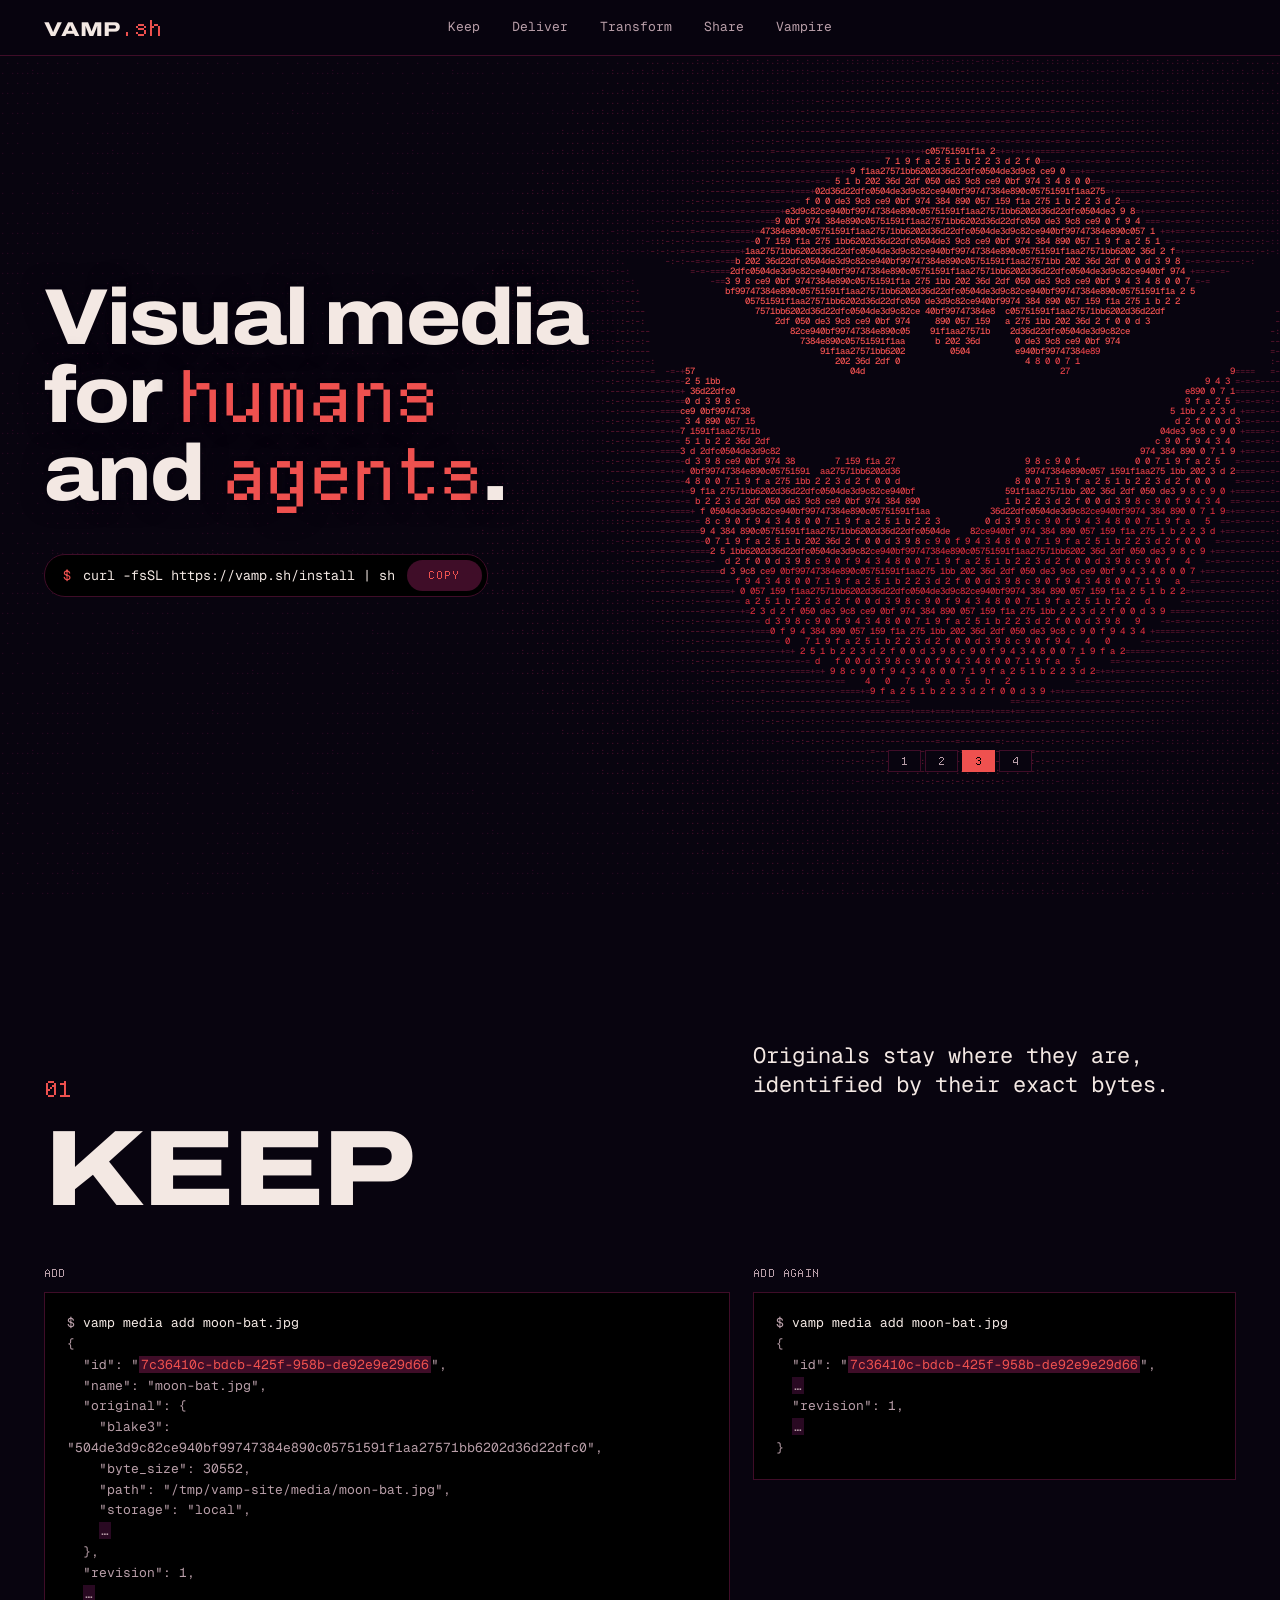
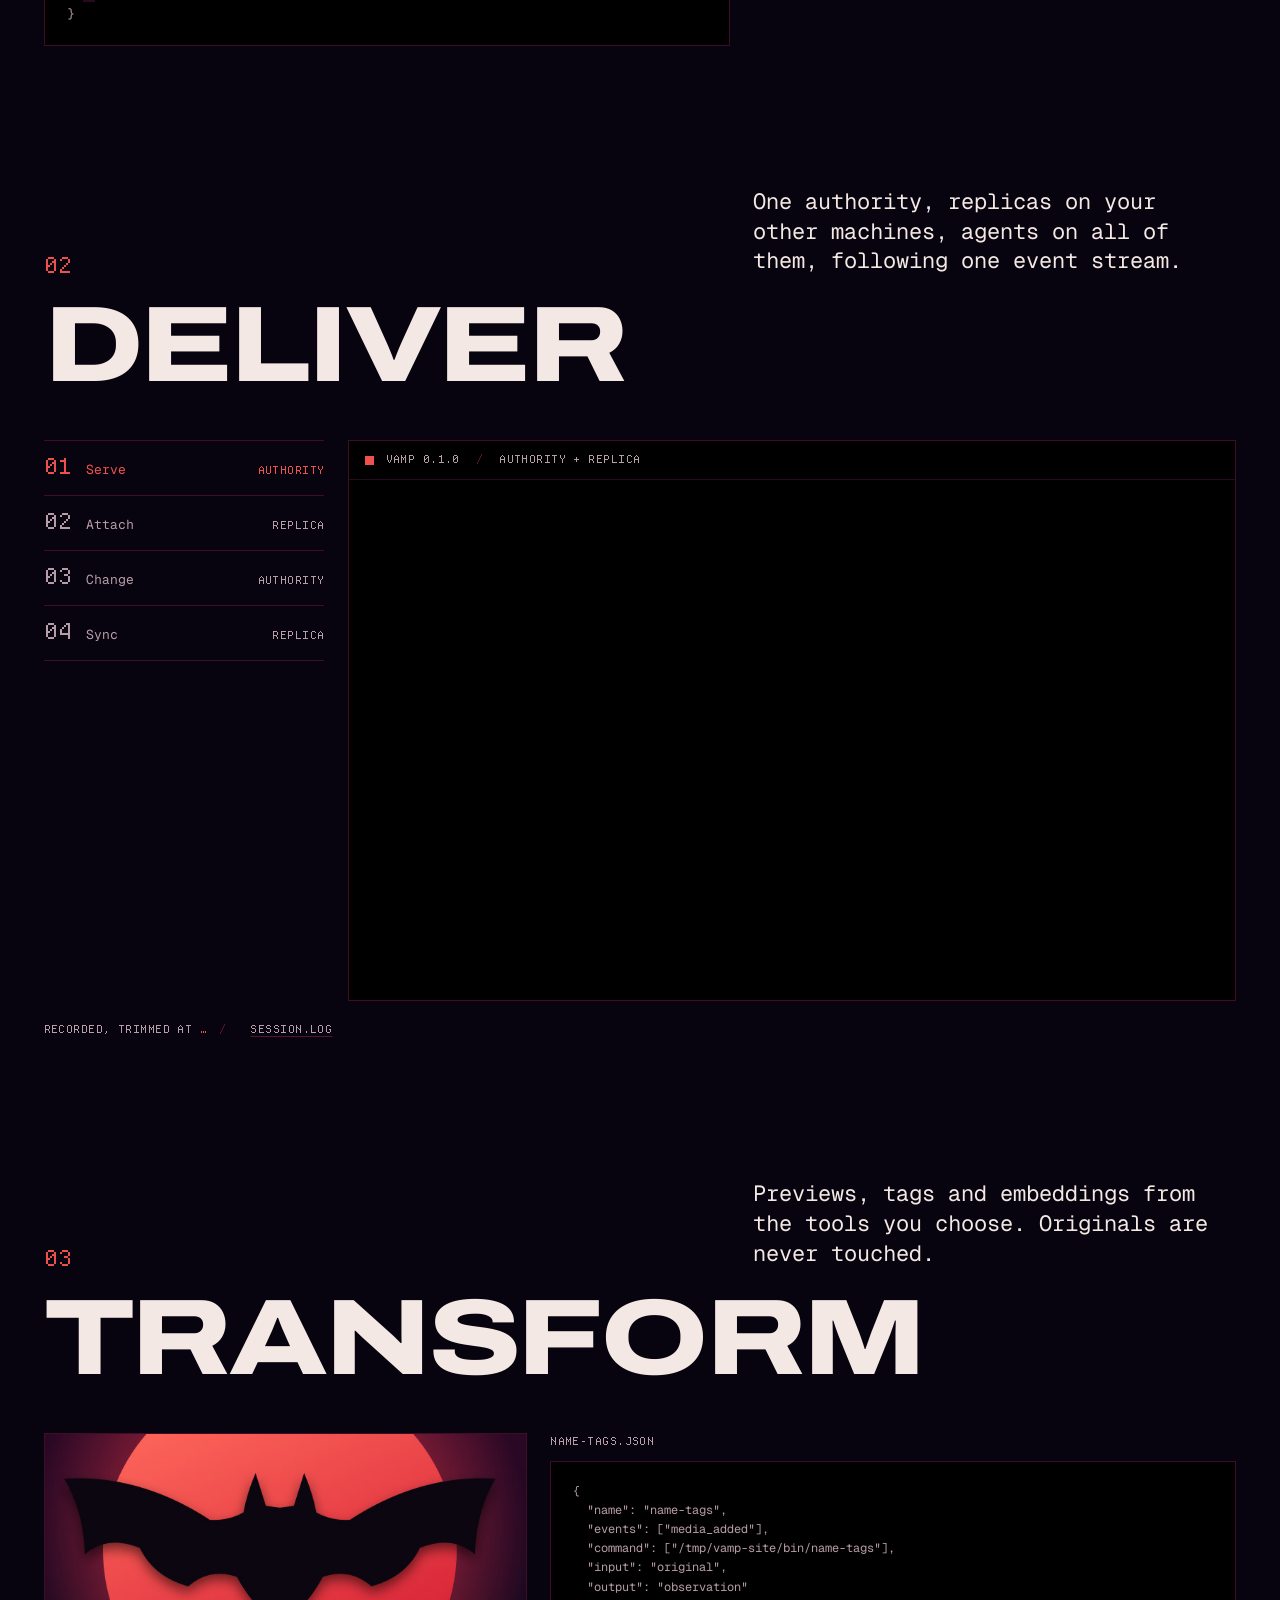
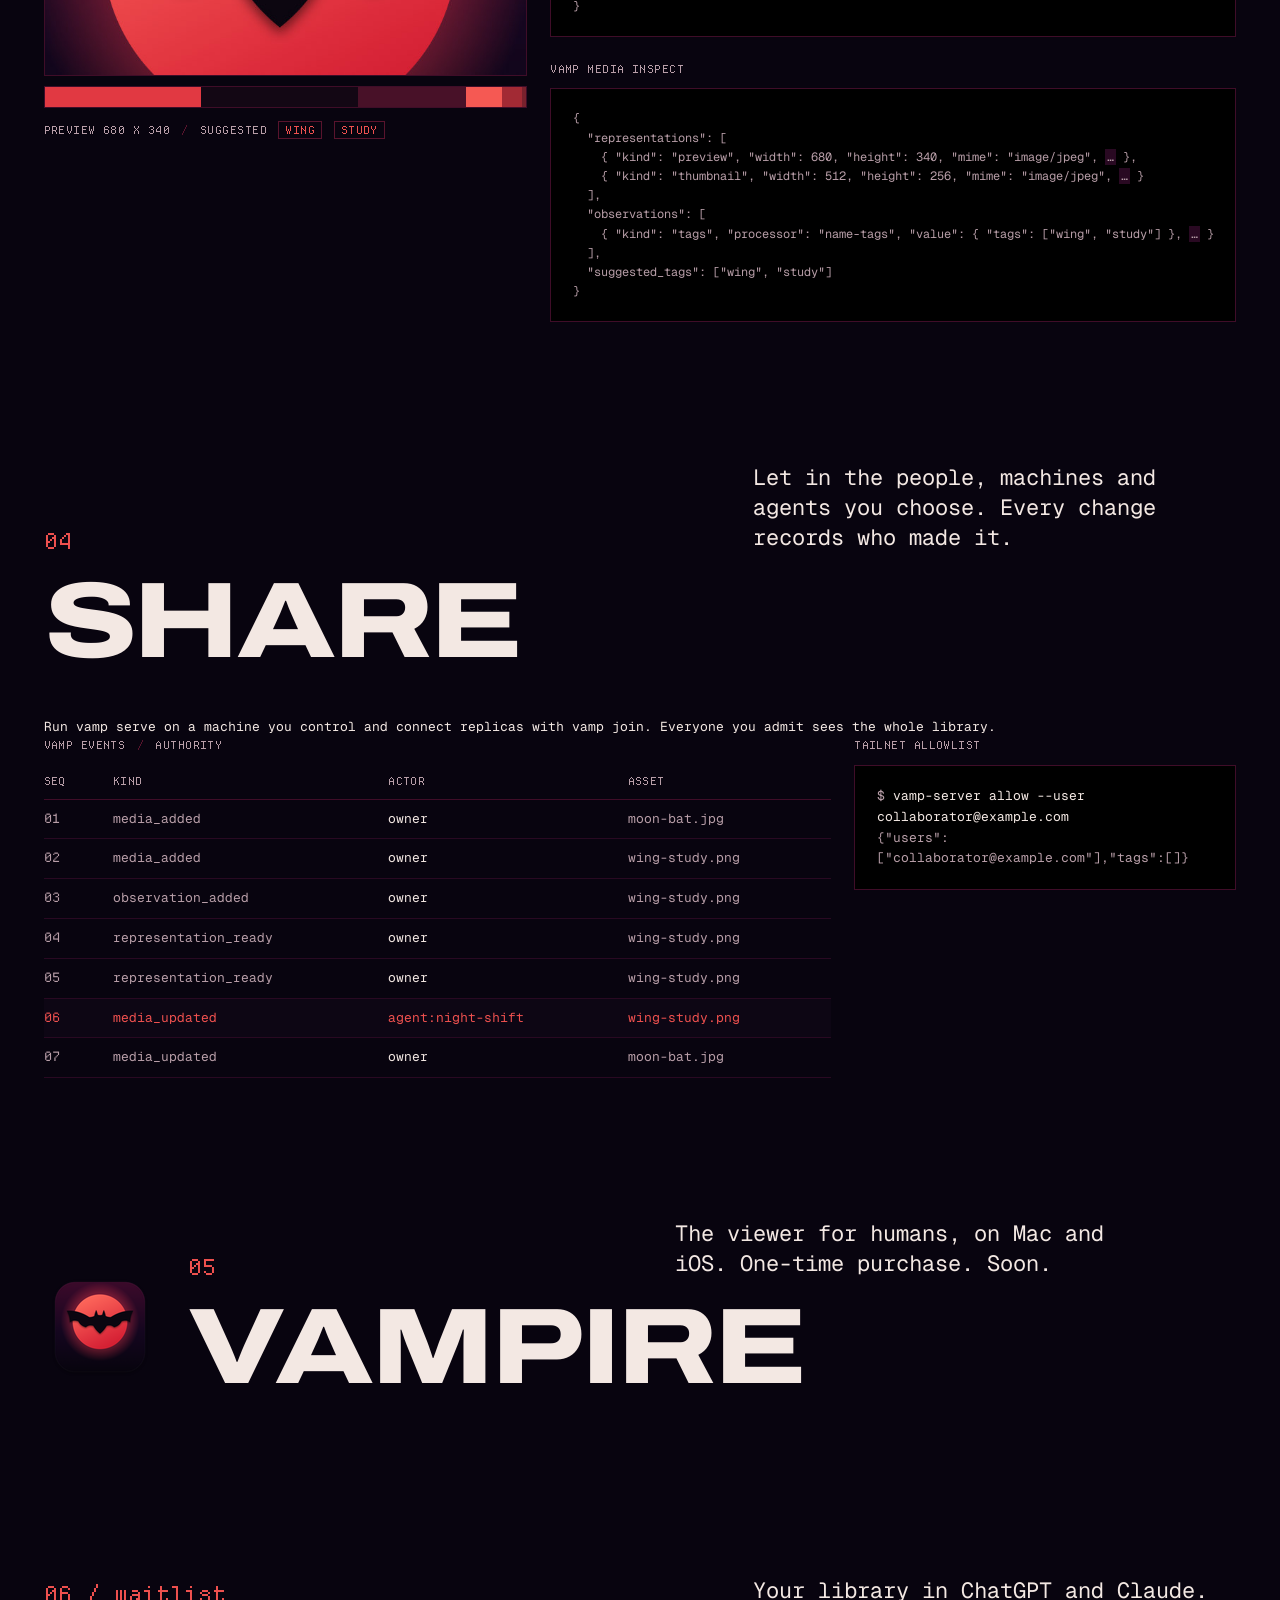
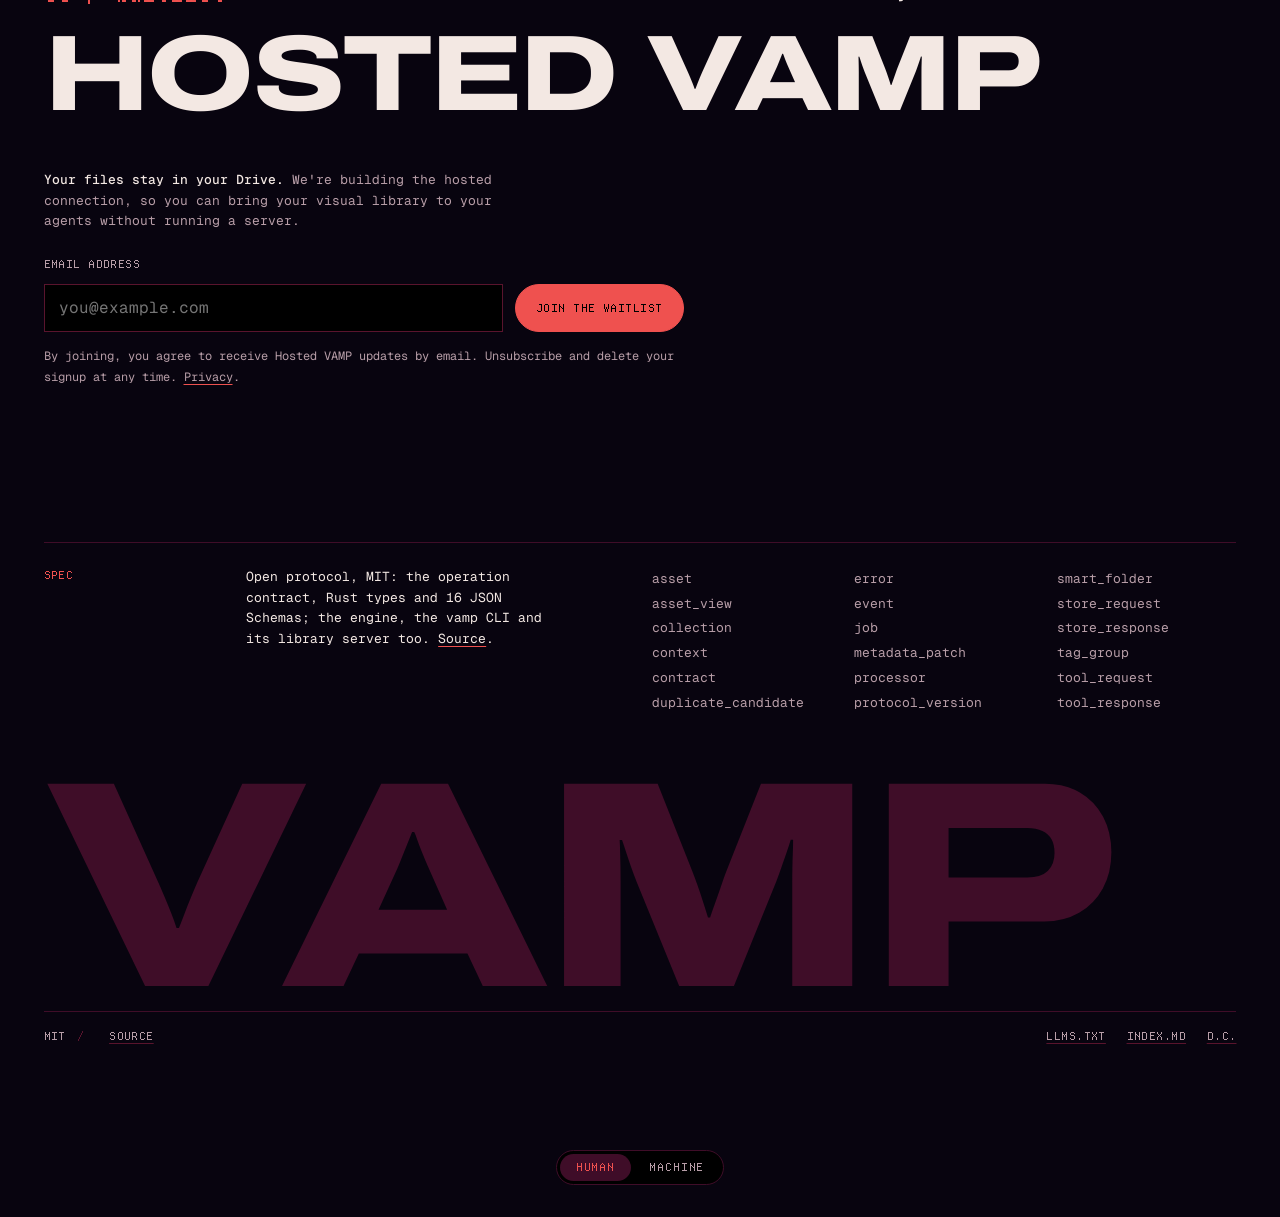
<file: site/index.html>
<!doctype html>
<html lang="en">
<head>
<meta charset="utf-8">
<meta name="viewport" content="width=device-width, initial-scale=1">
<title>VAMP — Visual media for humans and agents</title>
<meta name="description" content="VAMP is an open, MIT-licensed visual media protocol for humans and agents: keep your media where it is, deliver it between machines and agents, transform it with your own tools, share it with who you choose.">
<meta name="theme-color" content="#08040f">
<meta name="color-scheme" content="dark">
<link rel="icon" href="favicon.ico" sizes="32x32">
<link rel="icon" href="favicon.svg" type="image/svg+xml">
<link rel="icon" href="icon-192.png" type="image/png" sizes="192x192">
<link rel="apple-touch-icon" href="apple-touch-icon.png">
<link rel="canonical" href="https://vamp.sh/">
<link rel="alternate" type="text/plain" href="llms.txt" title="llms.txt">
<link rel="alternate" type="text/markdown" href="index.md" title="Markdown">
<meta property="og:type" content="website">
<meta property="og:site_name" content="VAMP">
<meta property="og:title" content="VAMP — Visual media for humans and agents">
<meta property="og:description" content="Keep your media where it is. Deliver it between machines and agents. Transform it with your own tools. Share it with who you choose.">
<meta property="og:url" content="https://vamp.sh/">
<meta property="og:image" content="https://vamp.sh/og.png">
<meta property="og:image:width" content="1200">
<meta property="og:image:height" content="630">
<meta property="og:image:alt" content="VAMP: Visual media for humans and agents. The bat and moon drawn in ASCII, coral on aubergine.">
<meta name="twitter:card" content="summary_large_image">
<meta name="twitter:title" content="VAMP — Visual media for humans and agents">
<meta name="twitter:description" content="Keep your media where it is. Deliver it between machines and agents. Transform it with your own tools. Share it with who you choose.">
<meta name="twitter:image" content="https://vamp.sh/og.png">
<link rel="stylesheet" href="styles.css">
<link rel="stylesheet" href="waitlist.css">
</head>
<body data-view="human">
<a class="skip" href="#keep">Skip to content</a>

<header class="nav">
  <a class="brand" href="#top" aria-label="VAMP, top of page">VAMP<span>.sh</span></a>
  <nav class="nav-links" aria-label="Sections">
    <a href="#keep">Keep</a>
    <a href="#deliver">Deliver</a>
    <a href="#transform">Transform</a>
    <a href="#share">Share</a>
    <a href="#vampire">Vampire</a>
  </nav>
</header>

<main id="human">

  <section class="hero" id="top" aria-labelledby="hero-title">
    <canvas class="field" id="field" role="img" aria-label="The VAMP bat and moon, drawn in ASCII from the BLAKE3 digest of the icon"></canvas>
    <div class="hero-copy">
      <h1 id="hero-title">Visual media for <span class="px">humans</span> and <span class="px">agents</span>.</h1>
      <div class="install">
        <div class="install-cmd">
          <span class="prompt" aria-hidden="true">$</span>
          <code id="install-cmd">curl -fsSL https://vamp.sh/install | sh</code>
          <button type="button" class="copy" data-copy="install-cmd" aria-label="Copy install command" aria-describedby="install-cmd"><span>Copy</span><span>Copied</span></button>
        </div>
        <p class="sr-only" id="copy-status" role="status" aria-live="polite"></p>
      </div>
    </div>
    <div class="stepper" id="stepper" aria-hidden="true">
      <ol class="beats" id="beats"><li>1</li><li>2</li><li>3</li><li>4</li></ol>
    </div>
  </section>

  <section class="section" id="keep" aria-labelledby="keep-title">
    <header class="head">
      <p class="label">01</p>
      <h2 id="keep-title">Keep</h2>
      <p class="line" data-line="keep">Originals stay where they are, identified by their exact bytes.</p>
    </header>
    <div class="keep">
      <div><p class="cap">Add</p><pre class="code card" id="keep-1"></pre></div>
      <div><p class="cap">Add again</p><pre class="code card" id="keep-2"></pre></div>
    </div>
  </section>

  <section class="section" id="deliver" aria-labelledby="deliver-title">
    <header class="head">
      <p class="label">02</p>
      <h2 id="deliver-title">Deliver</h2>
      <p class="line" data-line="deliver">One authority, replicas on your other machines, agents on all of them, following one event stream.</p>
    </header>
    <div class="session">
      <ol class="steps" id="steps" aria-label="Session steps"></ol>
      <div class="term">
        <p class="term-bar"><span class="sq" aria-hidden="true"></span>vamp 0.1.0 <i>/</i> authority + replica</p>
        <pre class="term-body" id="term" tabindex="0" role="region" aria-label="Recorded vamp session: an authority and a replica"></pre>
      </div>
    </div>
    <p class="cap note">Recorded, trimmed at <span class="cut">…</span> <i>/</i> <a href="session.log">session.log</a></p>
  </section>

  <section class="section" id="transform" aria-labelledby="transform-title">
    <header class="head">
      <p class="label">03</p>
      <h2 id="transform-title">Transform</h2>
      <p class="line" data-line="transform">Previews, tags and embeddings from the tools you choose. Originals are never touched.</p>
    </header>
    <div class="transform">
      <figure class="specimen">
        <img src="assets/wing-study-preview.jpg" width="680" height="340" loading="lazy" decoding="async" alt="wing-study.png, the bat's wing over the coral moon: the 680 × 340 preview VAMP generated">
        <div class="swatches" id="swatches" role="img" aria-label="Palette recorded on the asset"></div>
        <figcaption class="cap">preview 680 x 340 <i>/</i> suggested <span class="tag">wing</span> <span class="tag">study</span></figcaption>
      </figure>
      <div class="transform-code">
        <p class="cap">name-tags.json</p>
        <pre class="code card" id="spec-code"></pre>
        <p class="cap">vamp media inspect</p>
        <pre class="code card" id="inspect-code"></pre>
      </div>
    </div>
  </section>

  <section class="section" id="share" aria-labelledby="share-title">
    <header class="head">
      <p class="label">04</p>
      <h2 id="share-title">Share</h2>
      <p class="line" data-line="share">Let in the people, machines and agents you choose. Every change records who made it.</p>
    </header>
    <p>Run <code>vamp serve</code> on a machine you control and connect replicas with <code>vamp join</code>. Everyone you admit sees the whole library.</p>
    <div class="share">
      <table class="log">
        <caption class="cap">vamp events <i>/</i> authority</caption>
        <thead><tr><th scope="col">seq</th><th scope="col">kind</th><th scope="col">actor</th><th scope="col">asset</th></tr></thead>
        <tbody id="events"></tbody>
      </table>
      <div class="allow">
        <p class="cap">Tailnet allowlist</p>
        <pre class="code card" id="allow-code"></pre>
      </div>
    </div>
  </section>

  <section class="section vampire" id="vampire" aria-labelledby="vampire-title">
    <img src="assets/vampire-icon-112.png" width="112" height="112" alt="The Vampire app icon: a black bat across a coral moon">
    <header class="head">
      <p class="label">05</p>
      <h2 id="vampire-title">Vampire</h2>
      <p class="line" data-line="vampire">The viewer for humans, on Mac and iOS. One-time purchase. Soon.</p>
    </header>
  </section>

  <section class="section hosted" id="hosted" aria-labelledby="hosted-title">
    <header class="head">
      <p class="label">06 / waitlist</p>
      <h2 id="hosted-title">Hosted VAMP</h2>
      <p class="line">Your library in ChatGPT and Claude.</p>
    </header>
    <p class="hosted-copy"><strong>Your files stay in your Drive.</strong> We're building the hosted connection, so you can bring your visual library to your agents without running a server.</p>
    <form class="waitlist" data-waitlist="vamp.sh/hero">
      <label class="cap" for="hosted-email">Email address</label>
      <div class="waitlist-row">
        <input id="hosted-email" name="email" type="email" autocomplete="email" inputmode="email" maxlength="254" placeholder="you@example.com" required aria-describedby="hosted-privacy hosted-status">
        <button type="submit">Join the waitlist</button>
      </div>
      <div class="waitlist-trap" aria-hidden="true"><label for="hosted-website">Leave this blank</label><input id="hosted-website" name="website" tabindex="-1" autocomplete="off"></div>
      <p class="waitlist-privacy" id="hosted-privacy">By joining, you agree to receive Hosted VAMP updates by email. Unsubscribe and delete your signup at any time. <a href="legal/privacy">Privacy</a>.</p>
      <p class="waitlist-status" id="hosted-status" data-waitlist-status role="status" aria-live="polite" aria-atomic="true"></p>
      <noscript><p>Email signup needs JavaScript. Please enable it and reload this page.</p></noscript>
    </form>
  </section>

  <footer class="foot">
    <div class="spec">
      <p class="cap">Spec</p>
      <p class="spec-line">Open protocol, MIT: the operation contract, Rust types and <span id="schema-count">16</span> JSON Schemas; the engine, the vamp CLI and its library server too. <a href="https://github.com/selfdrivingjazz/vamp">Source</a>.</p>
      <ul class="spec-roots" id="roots" aria-label="Schema roots"></ul>
    </div>
    <p class="foot-word" aria-hidden="true">VAMP</p>
    <div class="foot-row">
      <p class="cap">MIT <i>/</i> <a href="https://github.com/selfdrivingjazz/vamp">source</a></p>
      <p class="cap"><a href="llms.txt">llms.txt</a> <a href="index.md">index.md</a> <a href="#top" title="Da capo: from the top">D.C.</a></p>
    </div>
  </footer>
</main>

<main id="machine" class="machine" hidden aria-label="Machine view">
  <pre class="machine-doc" id="machine-doc"></pre>
</main>

<div class="toggle" role="group" aria-label="View">
  <button type="button" data-view="human" aria-pressed="true">Human</button>
  <button type="button" data-view="machine" aria-pressed="false">Machine</button>
</div>

<script src="data.js"></script>
<script src="bat-mask.js"></script>
<script src="field.js"></script>
<script src="content.js"></script>
<script src="app.js"></script>
<script src="waitlist.js"></script>
</body>
</html>
</file>
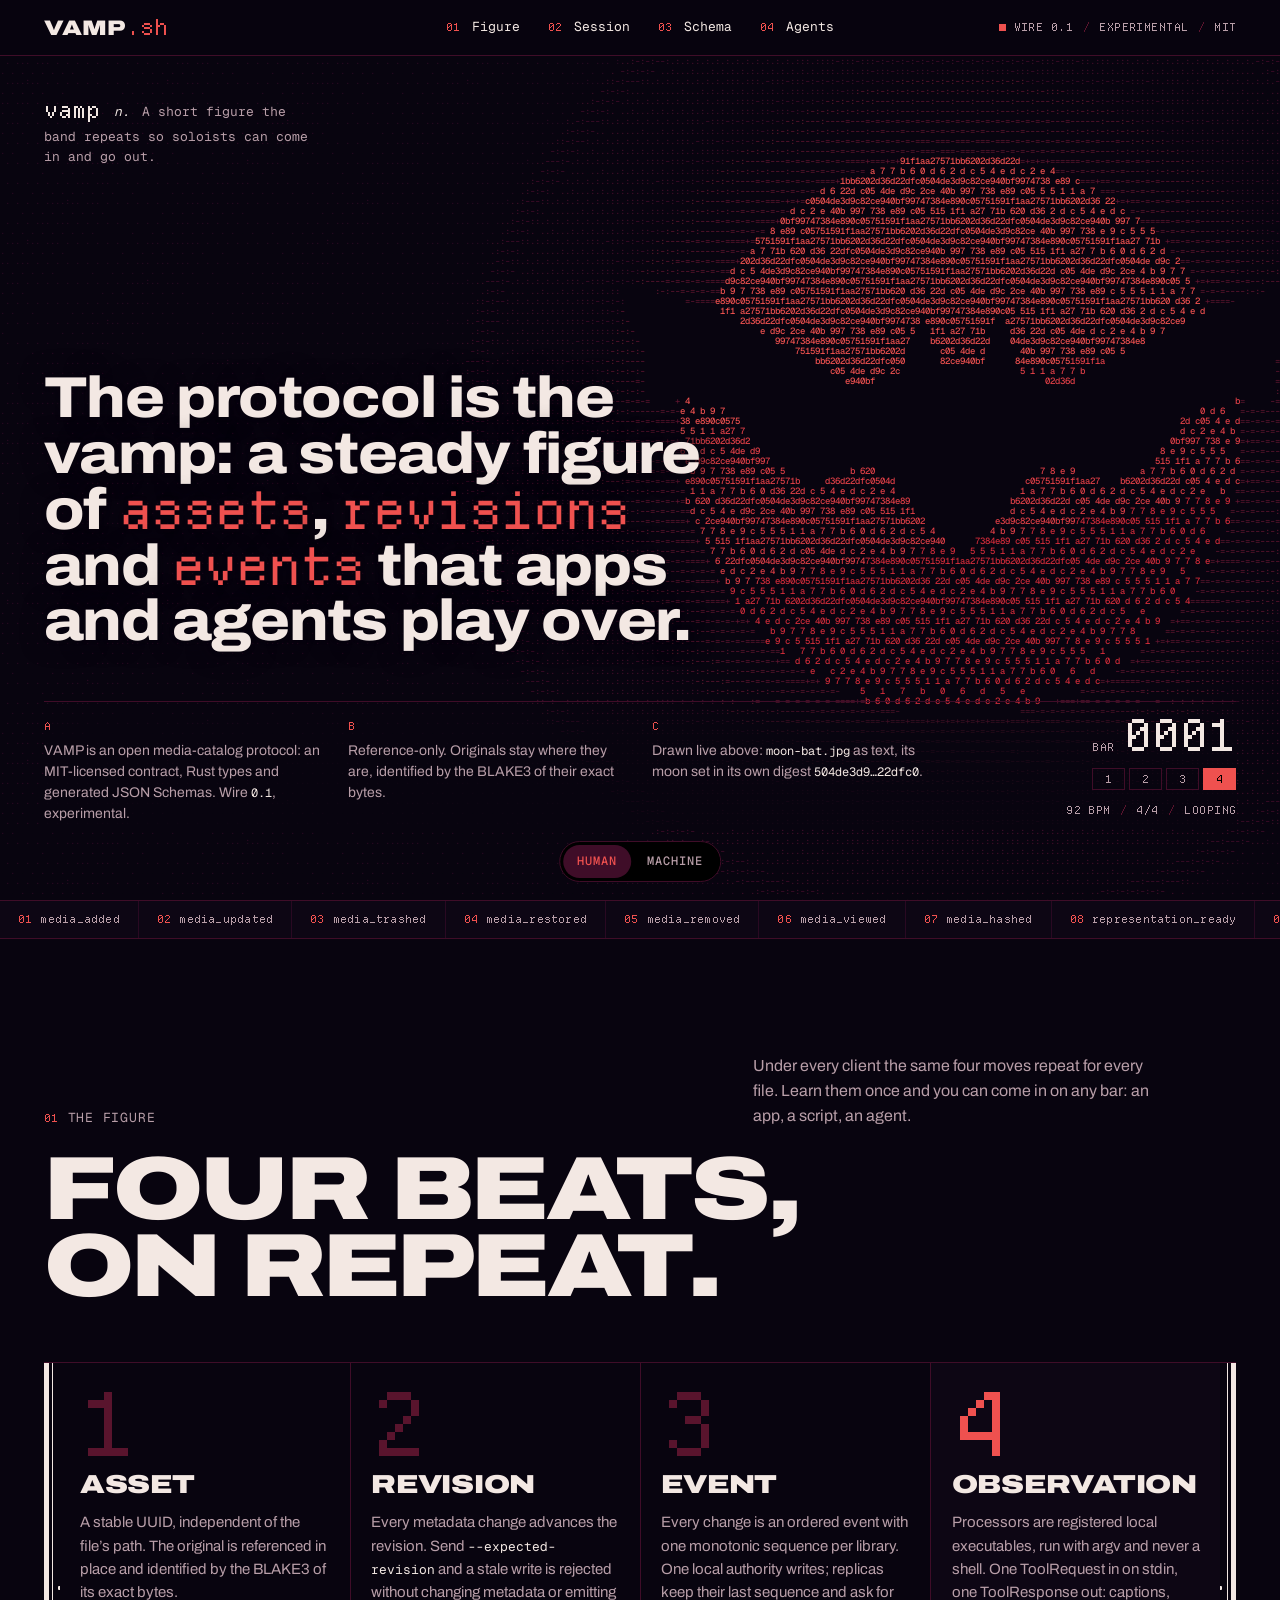
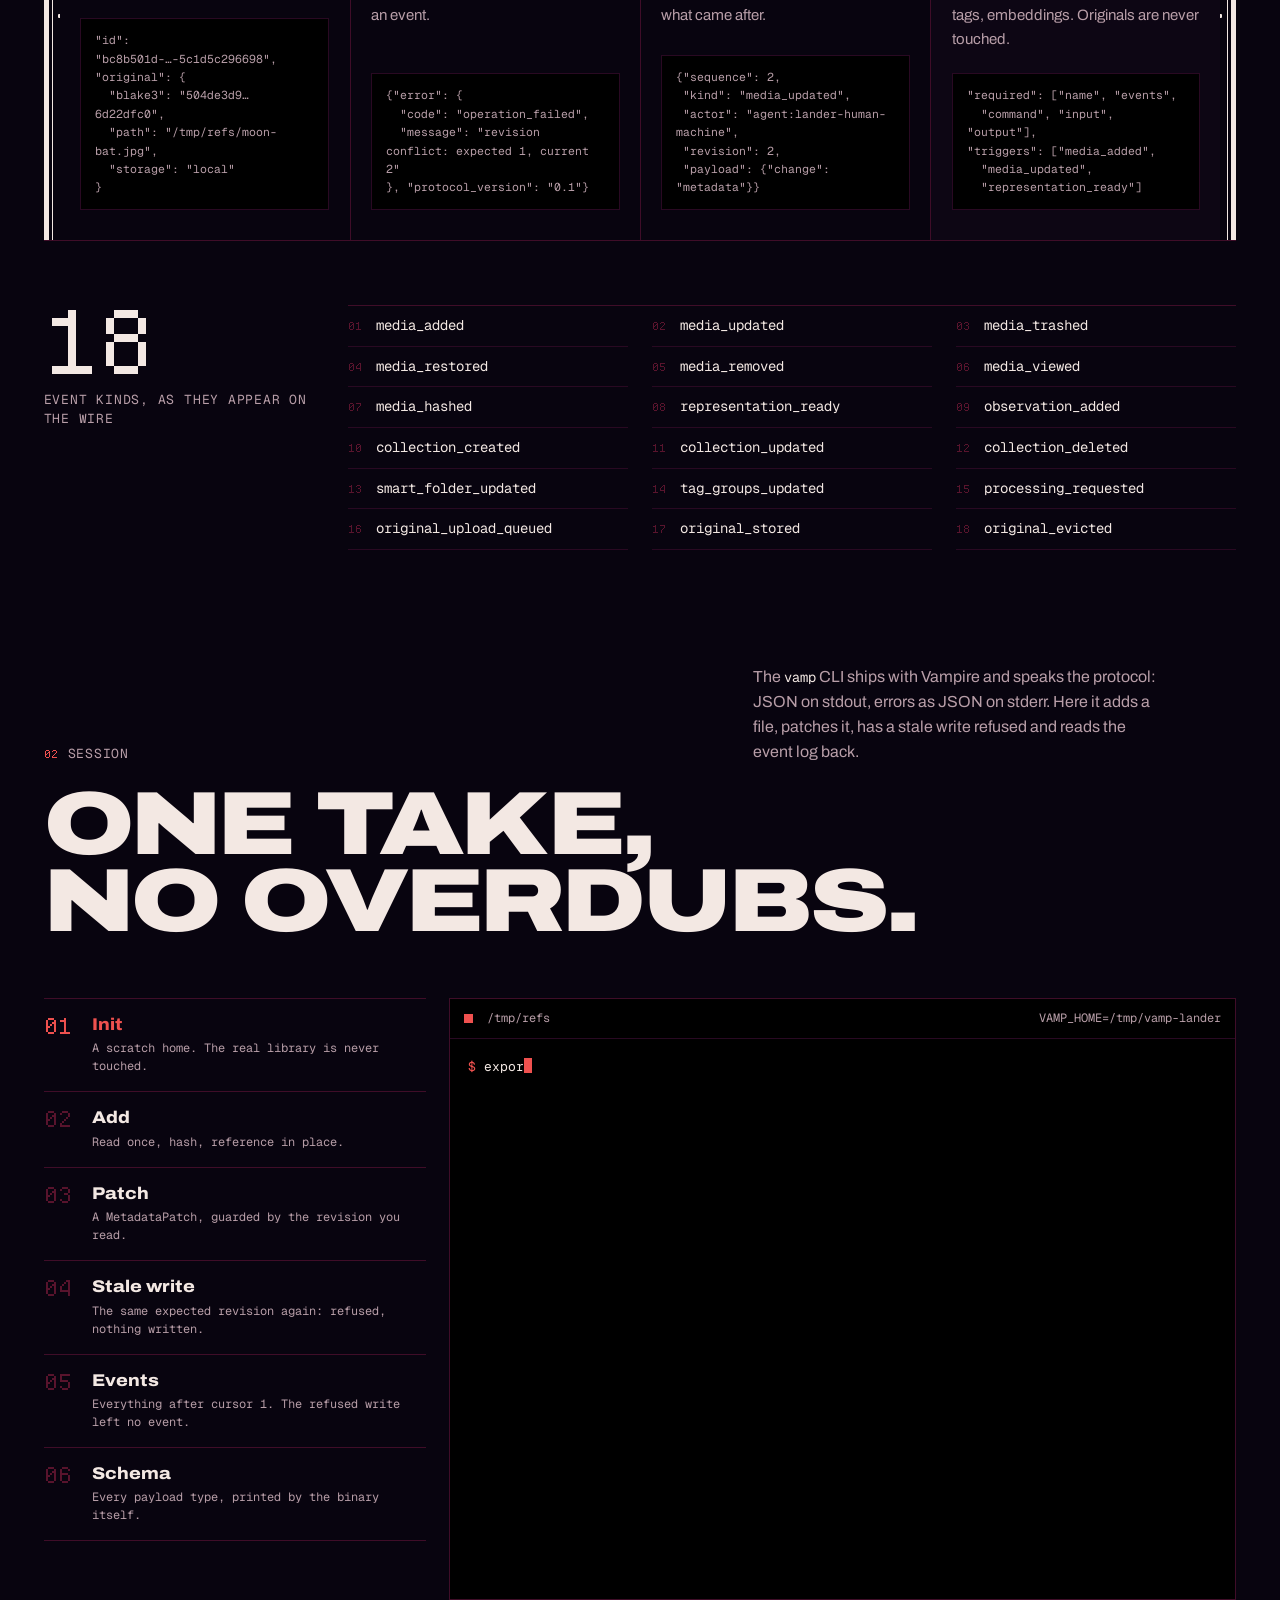
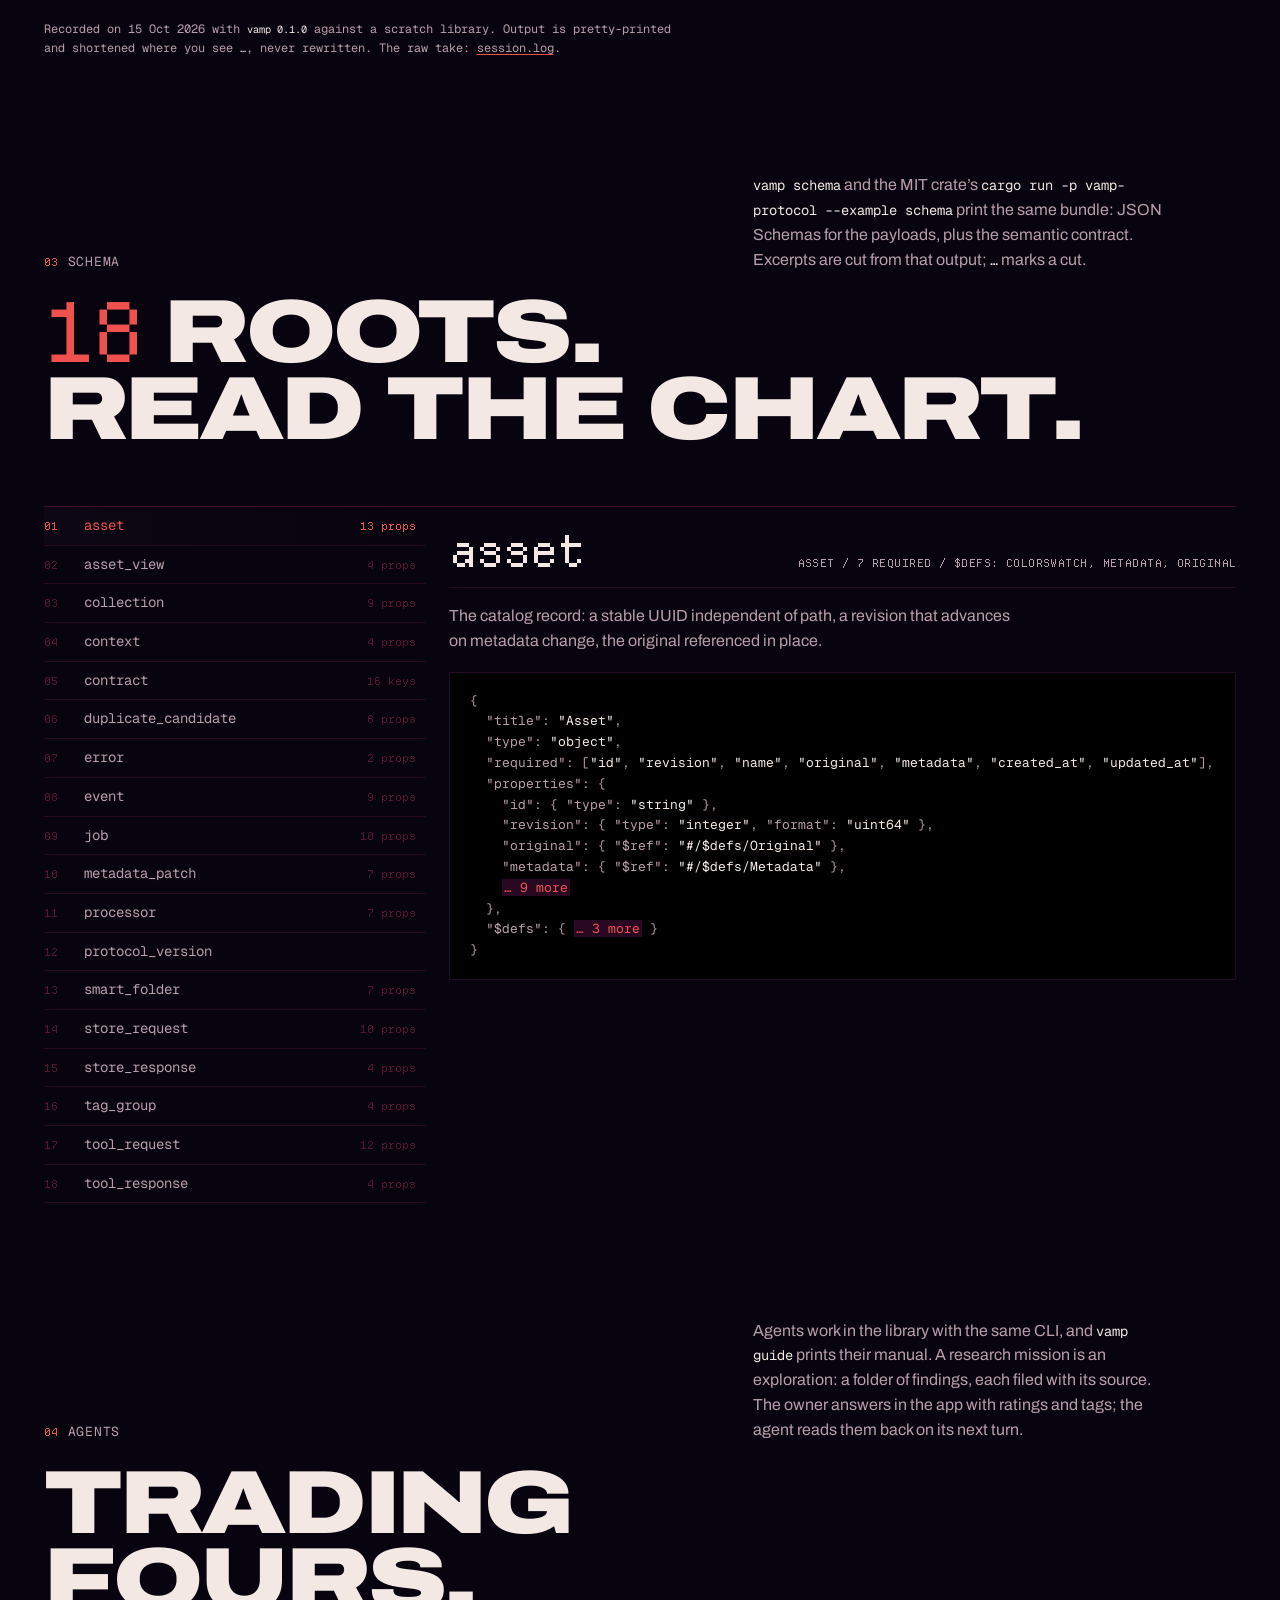
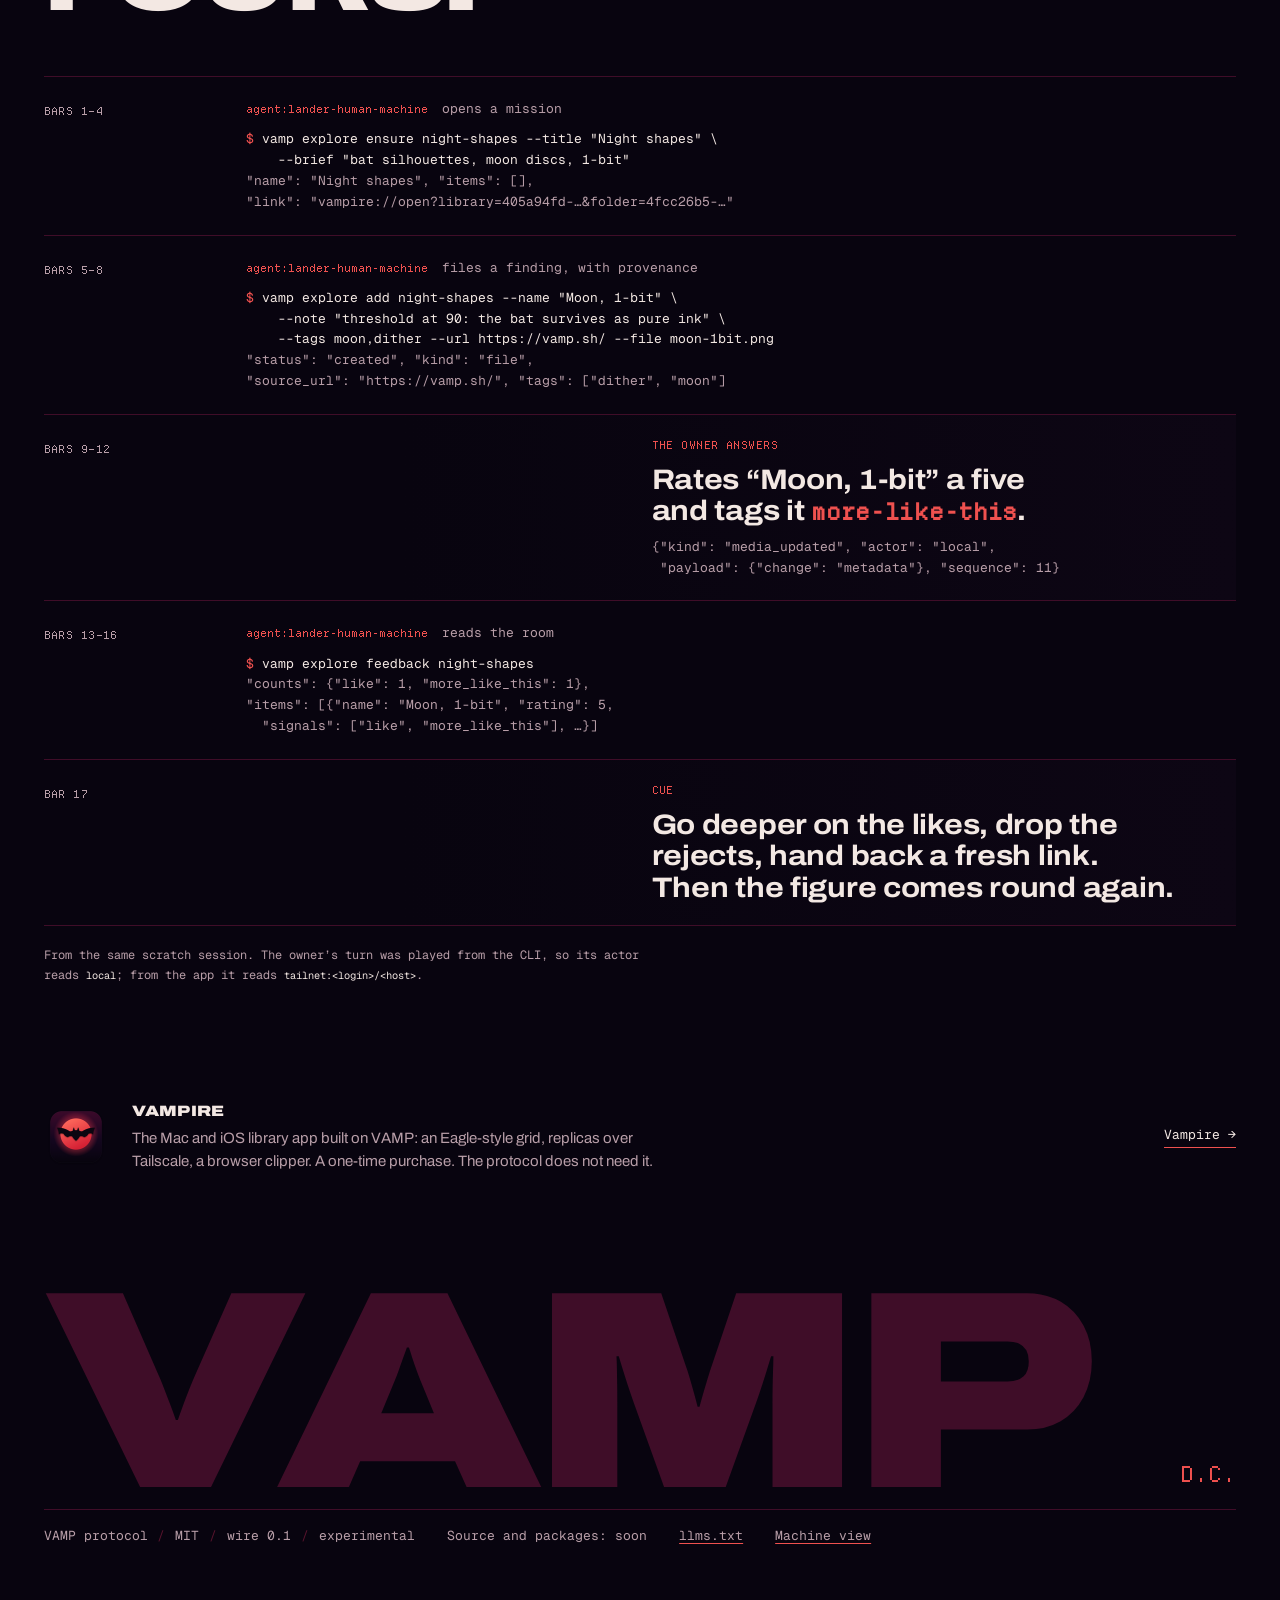
<file: prototypes/human-machine/index.html>
<!doctype html>
<html lang="en">
<head>
<meta charset="utf-8">
<meta name="viewport" content="width=device-width, initial-scale=1">
<title>VAMP — the protocol is the vamp</title>
<meta name="description" content="VAMP is an open (MIT) media-catalog protocol: assets, revisions and events that apps and agents play over. Wire 0.1, experimental.">
<meta name="theme-color" content="#08040f">
<link rel="alternate" type="text/plain" href="llms.txt" title="Machine-readable index">
<link rel="stylesheet" href="styles.css">
</head>
<body data-view="human">
<a class="skip" href="#figure">Skip to content</a>

<header class="nav" data-md="skip">
  <a class="brand" href="#top" aria-label="VAMP, top of page"><span class="brand-word">VAMP</span><span class="brand-tld">.sh</span></a>
  <nav class="nav-links" aria-label="Sections">
    <a href="#figure"><span class="pix">01</span> Figure</a>
    <a href="#session"><span class="pix">02</span> Session</a>
    <a href="#schema"><span class="pix">03</span> Schema</a>
    <a href="#agents"><span class="pix">04</span> Agents</a>
  </nav>
  <p class="nav-status"><span class="dot" aria-hidden="true"></span>wire 0.1<span class="long"> <span class="sep">/</span> experimental <span class="sep">/</span> MIT</span></p>
</header>

<main id="human" tabindex="-1">

  <section class="hero" id="top" aria-labelledby="hero-title">
    <canvas class="field" id="field" aria-hidden="true"></canvas>
    <div class="hero-inner">
      <p class="kicker"><dfn>vamp</dfn> <span class="kicker-pos">n.</span> A short figure the band repeats so soloists can come in and go out.</p>
      <h1 id="hero-title">The protocol is the vamp: a steady figure of <span class="mach">assets</span>, <span class="mach">revisions</span> and <span class="mach">events</span> that apps and agents play over.</h1>
      <div class="hero-foot">
        <p><span class="idx">A</span>VAMP is an open media-catalog protocol: an MIT-licensed contract, Rust types and generated JSON Schemas. Wire <code>0.1</code>, experimental.</p>
        <p><span class="idx">B</span>Reference-only. Originals stay where they are, identified by the BLAKE3 of their exact bytes.</p>
        <p class="caption"><span class="idx">C</span>Drawn live above: <code>moon-bat.jpg</code> as text, its moon set in its own digest <code>504de3d9…22dfc0</code>.</p>
        <div class="counter" data-md="skip" aria-hidden="true">
          <p class="counter-bar"><span class="pix-label">Bar</span> <span class="pix" id="bar">0001</span></p>
          <ol class="beats" id="beats"><li>1</li><li>2</li><li>3</li><li>4</li></ol>
          <p class="pix-label">92 bpm <span class="sep">/</span> 4/4 <span class="sep">/</span> <span id="field-state">looping</span></p>
        </div>
      </div>
    </div>
  </section>

  <div class="tape" data-md="skip" aria-hidden="true">
    <div class="tape-track" id="tape"></div>
  </div>

  <section class="section figure" id="figure" aria-labelledby="figure-title">
    <header class="section-head">
      <p class="label" data-md="skip"><span class="pix">01</span> The figure</p>
      <h2 id="figure-title">Four beats,<br> on repeat.</h2>
      <p class="lede">Under every client the same four moves repeat for every file. Learn them once and you can come in on any bar: an app, a script, an agent.</p>
    </header>

    <div class="bar" id="bar-grid">
      <span class="repeat repeat-open" aria-hidden="true"></span>
      <article class="beat" data-beat="0">
        <p class="beat-num" aria-hidden="true">1</p>
        <h3><span class="beat-n">1.</span> Asset</h3>
        <p>A stable UUID, independent of the file’s path. The original is referenced in place and identified by the BLAKE3 of its exact bytes.</p>
        <pre class="snip"><code>"id": "bc8b501d-…-5c1d5c296698",
"original": {
  "blake3": "504de3d9…6d22dfc0",
  "path": "/tmp/refs/moon-bat.jpg",
  "storage": "local"
}</code></pre>
      </article>
      <article class="beat" data-beat="1">
        <p class="beat-num" aria-hidden="true">2</p>
        <h3><span class="beat-n">2.</span> Revision</h3>
        <p>Every metadata change advances the revision. Send <code>--expected-revision</code> and a stale write is rejected without changing metadata or emitting an event.</p>
        <pre class="snip"><code>{"error": {
  "code": "operation_failed",
  "message": "revision conflict: expected 1, current 2"
}, "protocol_version": "0.1"}</code></pre>
      </article>
      <article class="beat" data-beat="2">
        <p class="beat-num" aria-hidden="true">3</p>
        <h3><span class="beat-n">3.</span> Event</h3>
        <p>Every change is an ordered event with one monotonic sequence per library. One local authority writes; replicas keep their last sequence and ask for what came after.</p>
        <pre class="snip"><code>{"sequence": 2,
 "kind": "media_updated",
 "actor": "agent:lander-human-machine",
 "revision": 2,
 "payload": {"change": "metadata"}}</code></pre>
      </article>
      <article class="beat" data-beat="3">
        <p class="beat-num" aria-hidden="true">4</p>
        <h3><span class="beat-n">4.</span> Observation</h3>
        <p>Processors are registered local executables, run with argv and never a shell. One ToolRequest in on stdin, one ToolResponse out: captions, tags, embeddings. Originals are never touched.</p>
        <pre class="snip"><code>"required": ["name", "events",
  "command", "input", "output"],
"triggers": ["media_added",
  "media_updated",
  "representation_ready"]</code></pre>
      </article>
      <span class="repeat repeat-close" aria-hidden="true"></span>
    </div>

    <div class="kinds">
      <h3 class="kinds-title"><span class="pix" id="kinds-count">18</span> event kinds, as they appear on the wire</h3>
      <ol class="kinds-list" id="kinds"></ol>
    </div>
  </section>

  <section class="section session" id="session" aria-labelledby="session-title">
    <header class="section-head">
      <p class="label" data-md="skip"><span class="pix">02</span> Session</p>
      <h2 id="session-title">One take,<br> no overdubs.</h2>
      <p class="lede">The <code>vamp</code> CLI ships with Vampire and speaks the protocol: JSON on stdout, errors as JSON on stderr. Here it adds a file, patches it, has a stale write refused and reads the event log back.</p>
    </header>
    <div class="session-grid">
      <ol class="steps" id="steps" data-md="skip"></ol>
      <div class="term" data-md-provider="session">
        <div class="term-bar" aria-hidden="true"><span class="term-sq"></span><span>/tmp/refs</span><span class="term-env">VAMP_HOME=/tmp/vamp-lander</span></div>
        <pre class="term-body" id="term" aria-live="off" tabindex="0" aria-label="Recorded vamp session"></pre>
      </div>
    </div>
    <p class="footnote">Recorded on 15 Oct 2026 with <code>vamp 0.1.0</code> against a scratch library. Output is pretty-printed and shortened where you see <code>…</code>, never rewritten. The raw take: <a href="session.log">session.log</a>.</p>
  </section>

  <section class="section schema" id="schema" aria-labelledby="schema-title">
    <header class="section-head">
      <p class="label" data-md="skip"><span class="pix">03</span> Schema</p>
      <h2 id="schema-title"><span class="mach num">18</span> roots.<br> Read the chart.</h2>
      <p class="lede"><code>vamp schema</code> and the MIT crate’s <code>cargo run -p vamp-protocol --example schema</code> print the same bundle: JSON Schemas for the payloads, plus the semantic contract. Excerpts are cut from that output; <code>…</code> marks a cut.</p>
    </header>
    <div class="explorer" data-md-provider="schema">
      <div class="roots" role="tablist" aria-label="Schema roots" aria-orientation="vertical" id="roots"></div>
      <div class="root-panel" role="tabpanel" id="root-panel" tabindex="0" aria-labelledby="">
        <header class="root-head">
          <h3 id="root-name"></h3>
          <p class="root-meta pix-label" id="root-meta"></p>
        </header>
        <p class="root-note" id="root-note"></p>
        <pre class="root-json"><code id="root-json"></code></pre>
      </div>
    </div>
  </section>

  <section class="section agents" id="agents" aria-labelledby="agents-title">
    <header class="section-head">
      <p class="label" data-md="skip"><span class="pix">04</span> Agents</p>
      <h2 id="agents-title">Trading<br> fours.</h2>
      <p class="lede">Agents work in the library with the same CLI, and <code>vamp guide</code> prints their manual. A research mission is an exploration: a folder of findings, each filed with its source. The owner answers in the app with ratings and tags; the agent reads them back on its next turn.</p>
    </header>

    <ol class="trades">
      <li class="trade call">
        <p class="trade-bars pix-label">Bars 1–4</p>
        <div class="trade-body">
          <p class="who"><span class="pix">agent:lander-human-machine</span> opens a mission</p>
          <pre><code><span class="prompt">$</span> vamp explore ensure night-shapes --title "Night shapes" \
    --brief "bat silhouettes, moon discs, 1-bit"
<span class="out">"name": "Night shapes", "items": [],
"link": "vampire://open?library=405a94fd-…&amp;folder=4fcc26b5-…"</span></code></pre>
        </div>
      </li>
      <li class="trade call">
        <p class="trade-bars pix-label">Bars 5–8</p>
        <div class="trade-body">
          <p class="who"><span class="pix">agent:lander-human-machine</span> files a finding, with provenance</p>
          <pre><code><span class="prompt">$</span> vamp explore add night-shapes --name "Moon, 1-bit" \
    --note "threshold at 90: the bat survives as pure ink" \
    --tags moon,dither --url https://vamp.sh/ --file moon-1bit.png
<span class="out">"status": "created", "kind": "file",
"source_url": "https://vamp.sh/", "tags": ["dither", "moon"]</span></code></pre>
        </div>
      </li>
      <li class="trade response">
        <p class="trade-bars pix-label">Bars 9–12</p>
        <div class="trade-body">
          <p class="who">The owner answers</p>
          <p class="said">Rates “Moon, 1-bit” a five and tags it <code>more-like-this</code>.</p>
          <pre><code><span class="out">{"kind": "media_updated", "actor": "local",
 "payload": {"change": "metadata"}, "sequence": 11}</span></code></pre>
        </div>
      </li>
      <li class="trade call">
        <p class="trade-bars pix-label">Bars 13–16</p>
        <div class="trade-body">
          <p class="who"><span class="pix">agent:lander-human-machine</span> reads the room</p>
          <pre><code><span class="prompt">$</span> vamp explore feedback night-shapes
<span class="out">"counts": {"like": 1, "more_like_this": 1},
"items": [{"name": "Moon, 1-bit", "rating": 5,
  "signals": ["like", "more_like_this"], …}]</span></code></pre>
        </div>
      </li>
      <li class="trade response cue">
        <p class="trade-bars pix-label">Bar 17</p>
        <div class="trade-body">
          <p class="who">Cue</p>
          <p class="said">Go deeper on the likes, drop the rejects, hand back a fresh link. Then the figure comes round again.</p>
        </div>
      </li>
    </ol>
    <p class="footnote">From the same scratch session. The owner’s turn was played from the CLI, so its actor reads <code>local</code>; from the app it reads <code>tailnet:&lt;login&gt;/&lt;host&gt;</code>.</p>
  </section>

  <section class="section vampire" id="vampire" aria-labelledby="vampire-title">
    <img class="vampire-icon" src="assets/vampire-icon-128.png" width="64" height="64" alt="">
    <div>
      <h2 id="vampire-title" class="vampire-title">Vampire</h2>
      <p>The Mac and iOS library app built on VAMP: an Eagle-style grid, replicas over Tailscale, a browser clipper. A one-time purchase. The protocol does not need it.</p>
    </div>
    <a class="vampire-link" href="#">Vampire <span aria-hidden="true">→</span></a>
  </section>

  <footer class="foot">
    <p class="foot-big" aria-hidden="true" data-md="skip"><span>VAMP</span><a class="dc" href="#top" title="Da capo: from the top">D.C.</a></p>
    <ul class="foot-meta" data-md="skip">
      <li>VAMP protocol <span class="sep">/</span> MIT <span class="sep">/</span> wire 0.1 <span class="sep">/</span> experimental</li>
      <li>Source and packages: soon</li>
      <li><a href="llms.txt">llms.txt</a></li>
      <li><a href="#machine" data-view-link="machine">Machine view</a></li>
    </ul>
  </footer>
</main>

<main id="machine" class="machine" hidden tabindex="-1" aria-label="Machine view: plain-text index">
  <pre class="machine-doc" id="machine-doc"></pre>
</main>

<div class="toggle" role="group" aria-label="Rendering">
  <button type="button" data-view="human" aria-pressed="true">Human</button>
  <button type="button" data-view="machine" aria-pressed="false">Machine</button>
</div>

<script src="data.js"></script>
<script src="bat-mask.js"></script>
<script src="field.js"></script>
<script src="app.js"></script>
</body>
</html>
</file>
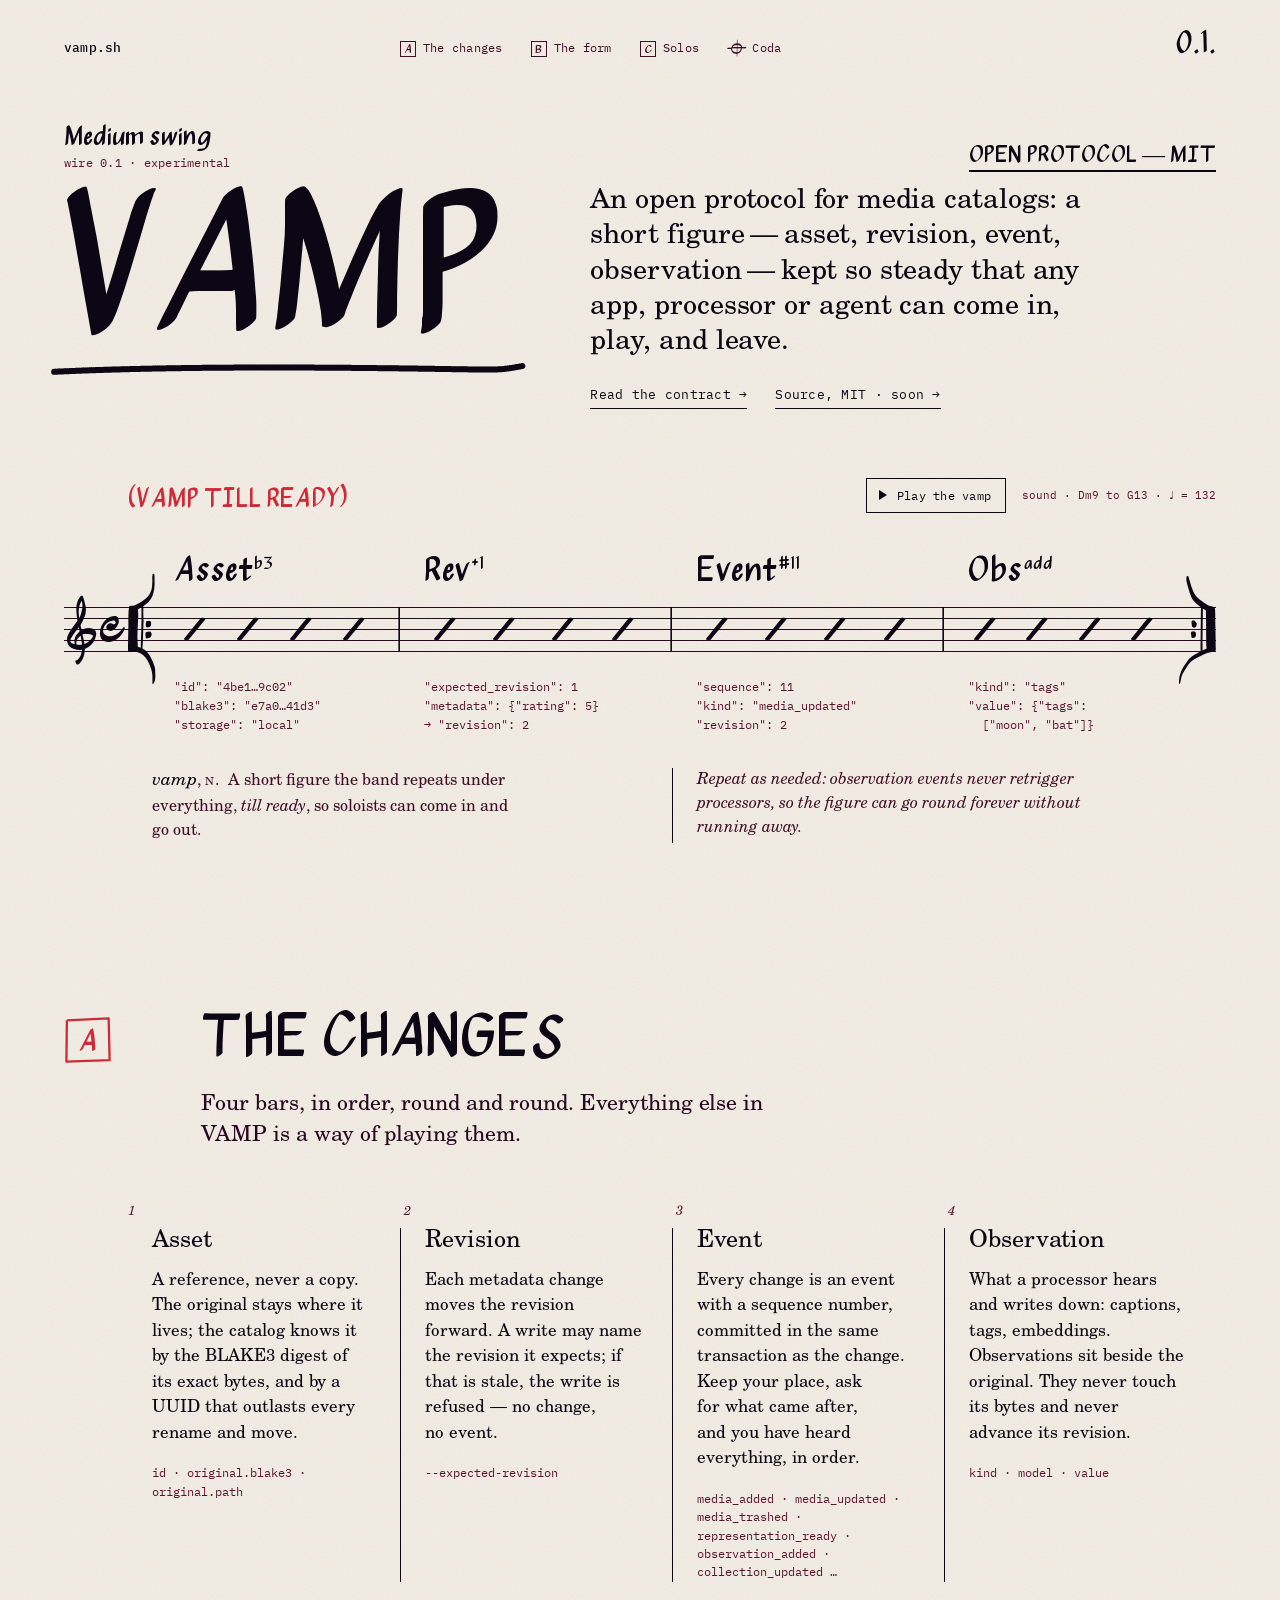
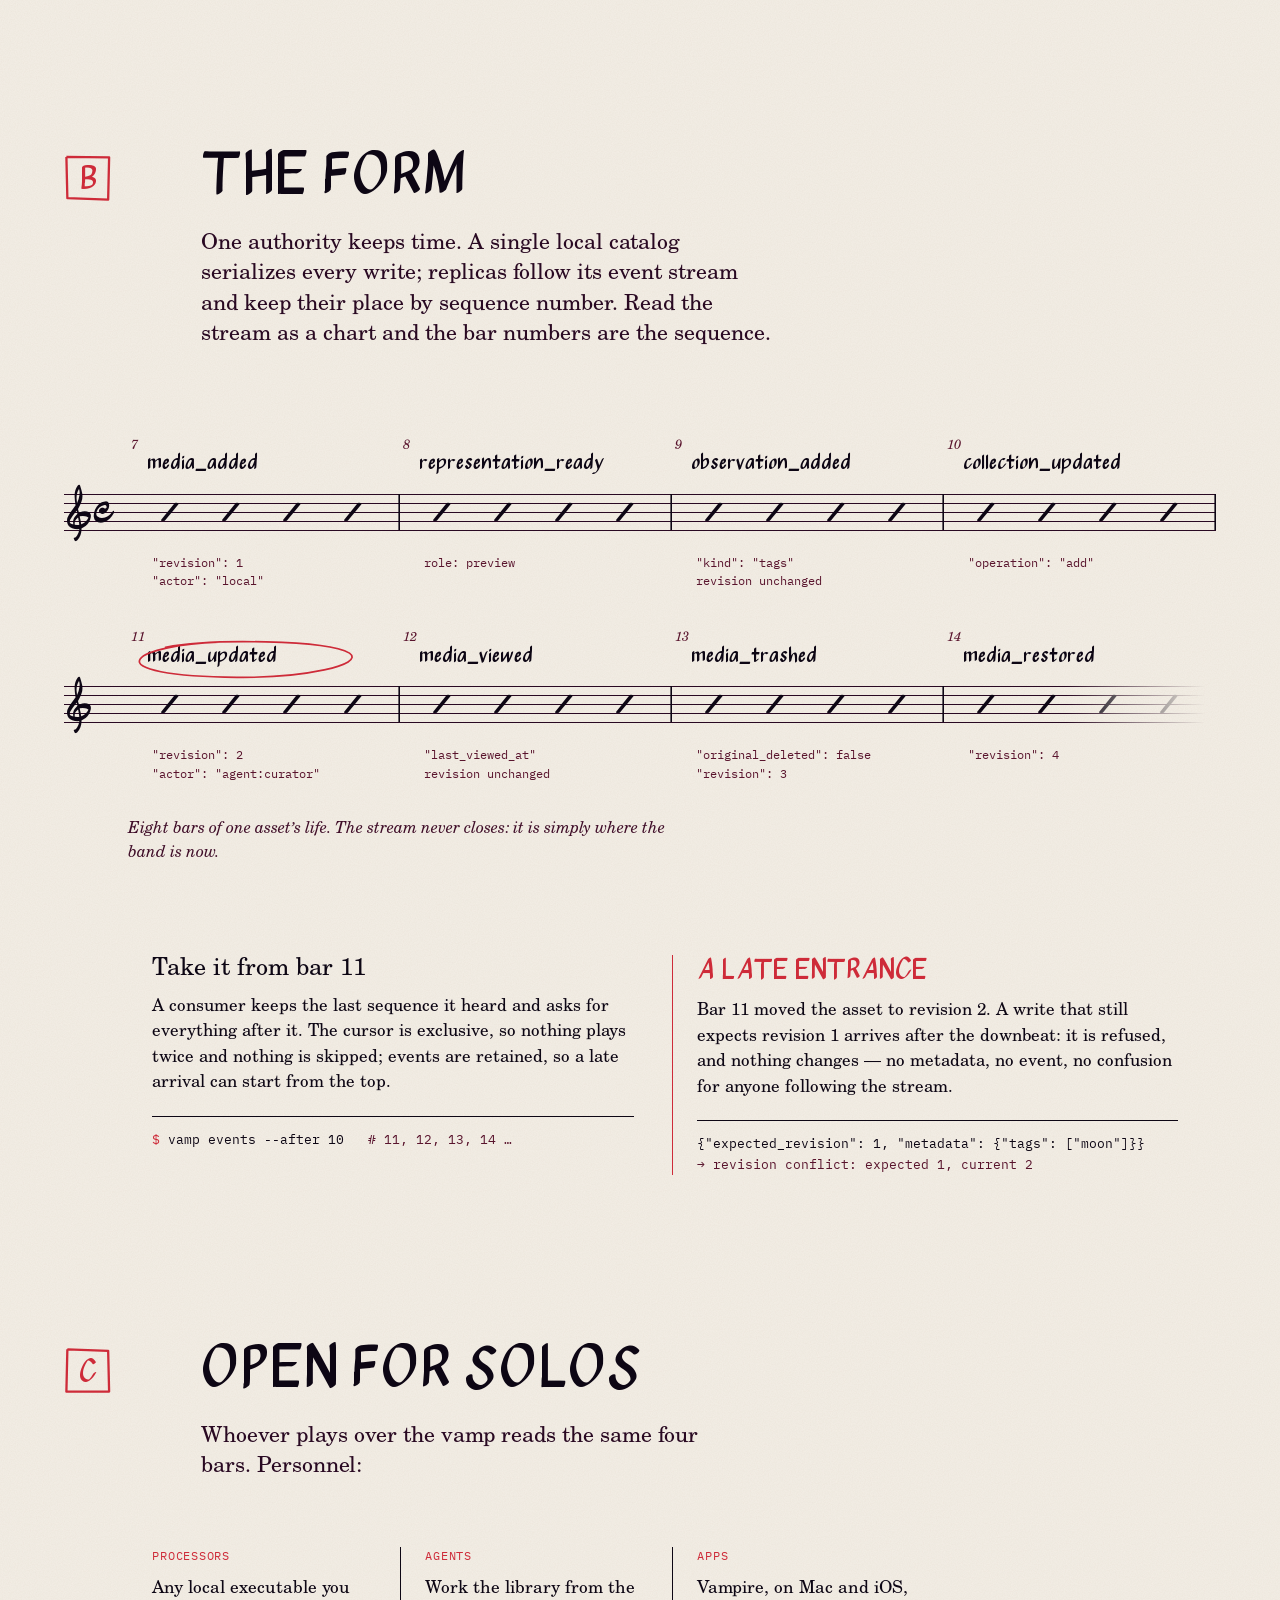
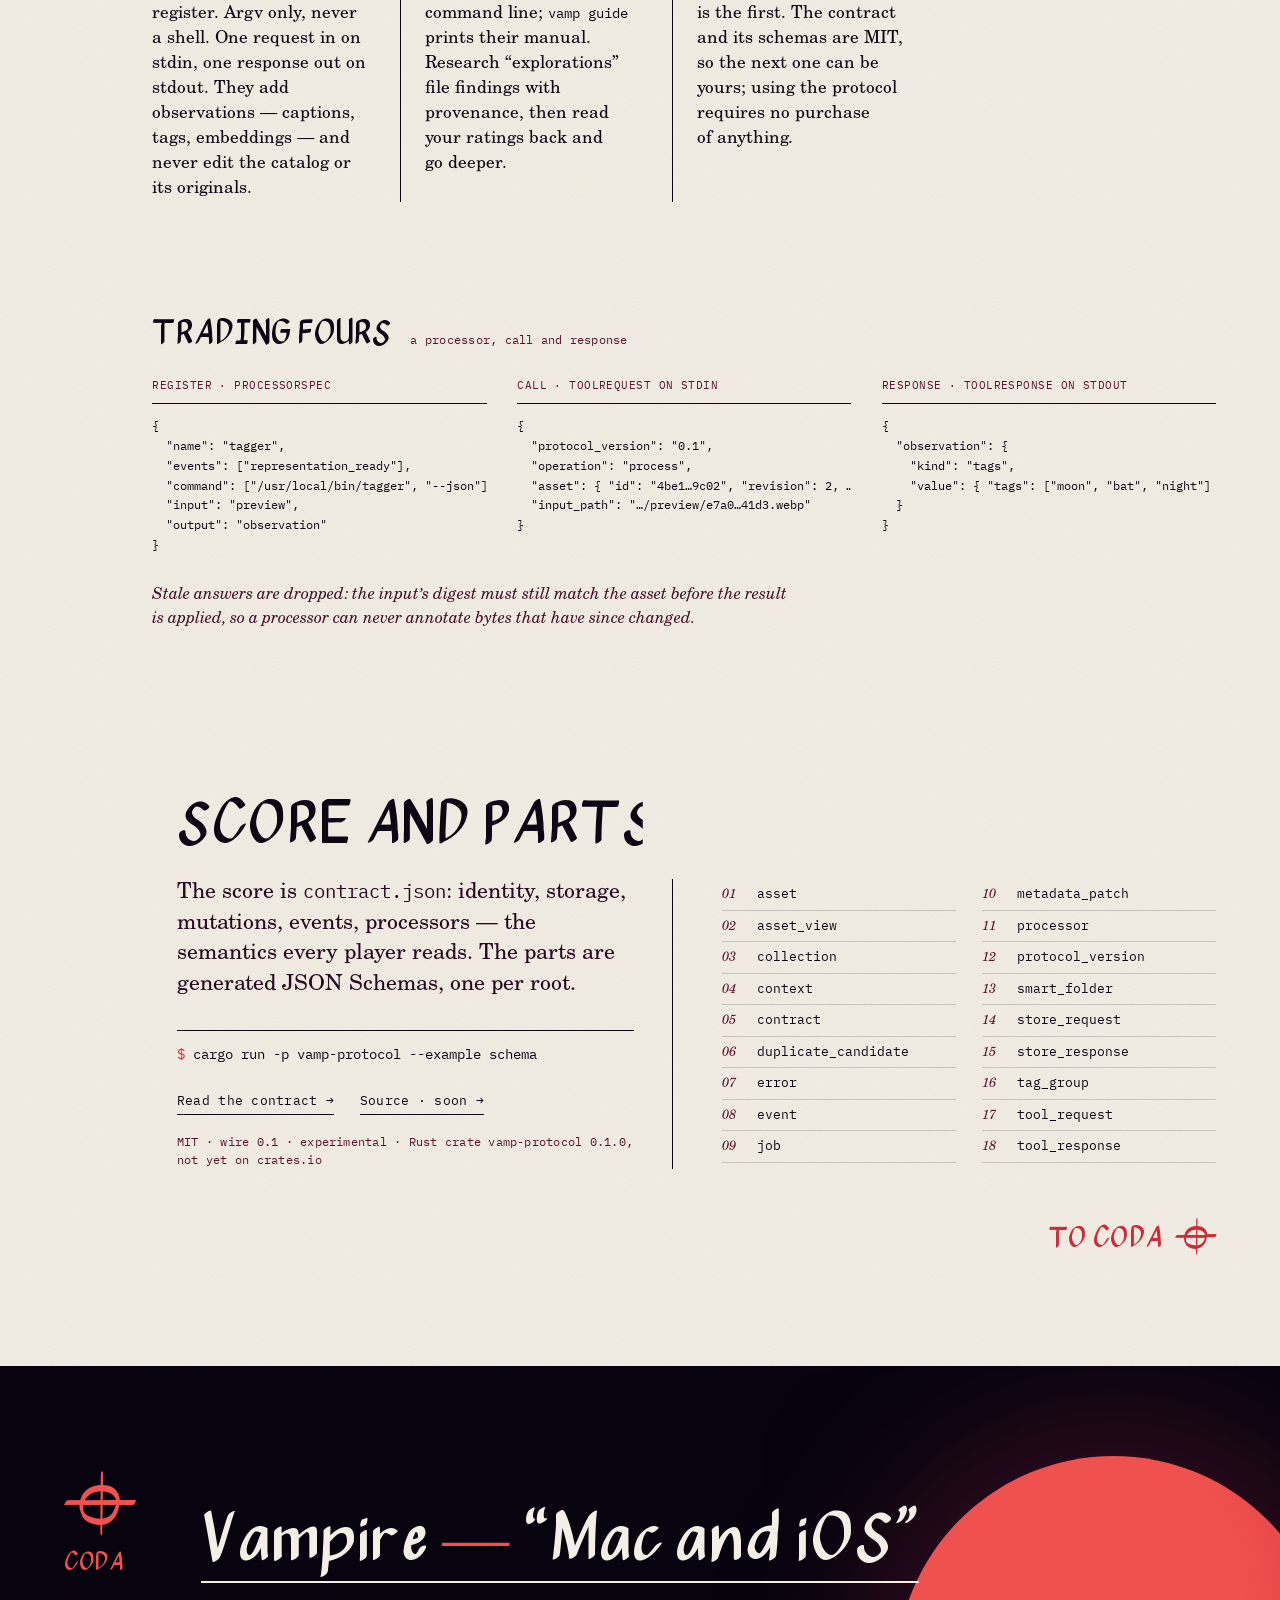
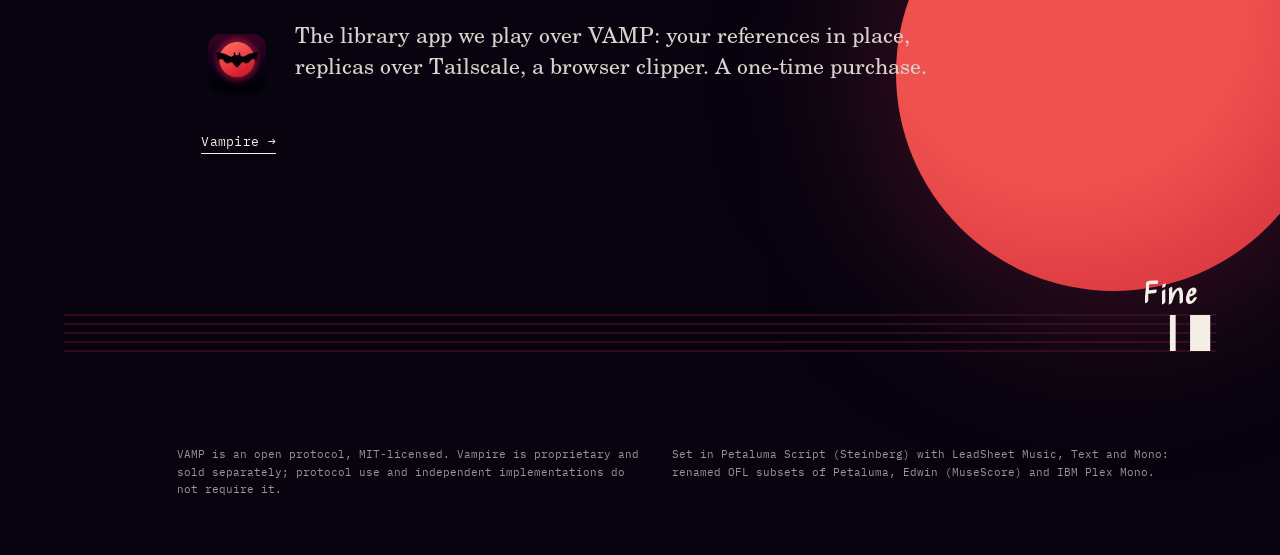
<file: prototypes/lead-sheet/index.html>
<!doctype html>
<html lang="en">
<head>
<meta charset="utf-8">
<meta name="viewport" content="width=device-width, initial-scale=1">
<title>VAMP — an open protocol for media catalogs</title>
<meta name="description" content="VAMP is an open (MIT) media-catalog protocol: assets, revisions, events and observations, repeated steadily enough that any app, processor or agent can play over them.">
<meta name="theme-color" content="#f4efe6">
<link rel="icon" href="data:image/svg+xml,%3Csvg xmlns='http://www.w3.org/2000/svg' viewBox='0 0 32 32'%3E%3Crect width='32' height='32' rx='7' fill='%23290922'/%3E%3Ccircle cx='16' cy='16' r='9' fill='%23ef514f'/%3E%3C/svg%3E">
<link rel="stylesheet" href="styles.css">
</head>
<body>
<a class="skip" href="#changes">Skip to the changes</a>

<header class="masthead page">
  <a class="wordmark" href="#top" aria-label="vamp.sh, top of page">vamp.sh</a>
  <nav class="nav" aria-label="Sections">
    <a href="#changes"><span class="nav-mark">A</span>The changes</a>
    <a href="#form"><span class="nav-mark">B</span>The form</a>
    <a href="#solos"><span class="nav-mark">C</span>Solos</a>
    <a href="#coda"><span class="nav-mark nav-mark--coda" aria-hidden="true">&#xE048;</span>Coda</a>
  </nav>
  <span class="folio hand" aria-hidden="true">0.1.</span>
</header>

<main id="top">

<!-- ───────────── Title block ───────────── -->
<section class="title-block page" aria-labelledby="title">
  <div class="tempo">
    <p class="hand tempo-mark">Medium swing</p>
    <p class="meta">wire 0.1 &middot; experimental</p>
  </div>

  <p class="composer hand">Open protocol &mdash; MIT</p>

  <h1 id="title" class="title hand">
    <span class="title-ink"><span class="kern-v">V</span>amp</span>
    <svg class="title-rule" viewBox="0 0 600 24" preserveAspectRatio="none" aria-hidden="true"><path d="M4 15 C 120 9, 260 8, 420 10 S 560 14, 596 7"/></svg>
  </h1>

  <p class="hero-line">An open protocol for media catalogs: a short figure&thinsp;&mdash;&thinsp;asset, revision, event, observation&thinsp;&mdash;&thinsp;kept so steady that any app, processor or agent can come in, play, and&nbsp;leave.</p>

  <p class="hero-links">
    <a class="link" href="#score">Read the contract</a>
    <a class="link" href="#">Source, MIT &middot; soon</a>
  </p>

  <!-- The vamp: four bars, repeated -->
  <figure class="system system--vamp" id="vamp" aria-labelledby="vamp-caption">
    <div class="system-head">
      <p class="hand cue" aria-hidden="true">(Vamp till ready)</p>
      <div class="player">
        <button class="play" type="button" aria-pressed="false" aria-describedby="play-note">
          <span class="play-icon" aria-hidden="true"></span><span class="play-label">Play the vamp</span>
        </button>
        <span id="play-note" class="play-note">sound &middot; Dm9 to G13 &middot; &#9833; = 132</span>
      </div>
    </div>

    <div class="bars" data-bars="4">
      <div class="lead" data-lead aria-hidden="true"></div>
      <div class="bar" data-repeat-start>
        <p class="chord hand">Asset<sup>b3</sup></p>
        <svg class="staff" data-staff aria-hidden="true"></svg>
        <pre class="lyric"><code>"id": "4be1…9c02"
"blake3": "e7a0…41d3"
"storage": "local"</code></pre>
      </div>
      <div class="bar">
        <p class="chord hand">Rev<sup>+1</sup></p>
        <svg class="staff" data-staff aria-hidden="true"></svg>
        <pre class="lyric"><code>"expected_revision": 1
"metadata": {"rating": 5}
→ "revision": 2</code></pre>
      </div>
      <div class="lead lead--wrap" data-lead aria-hidden="true"></div>
      <div class="bar">
        <p class="chord hand">Event<sup>#11</sup></p>
        <svg class="staff" data-staff aria-hidden="true"></svg>
        <pre class="lyric"><code>"sequence": 11
"kind": "media_updated"
"revision": 2</code></pre>
      </div>
      <div class="bar" data-repeat-end>
        <p class="chord hand">Obs<sup>add</sup></p>
        <svg class="staff" data-staff aria-hidden="true"></svg>
        <pre class="lyric"><code>"kind": "tags"
"value": {"tags":
  ["moon", "bat"]}</code></pre>
      </div>
      <span class="playhead" aria-hidden="true"></span>
    </div>
    <figcaption id="vamp-caption" class="system-caption">
      <span class="sr-only">The vamp, four bars repeated: asset, revision, event, observation.</span>
      <span class="definition"><i>vamp</i>, <span class="sc">n.</span>&ensp;A short figure the band repeats under everything, <i>till ready</i>, so soloists can come in and go&nbsp;out.</span>
      <span class="repeat-note">Repeat as needed: observation events never retrigger processors, so the figure can go round forever without running&nbsp;away.</span>
    </figcaption>
  </figure>
</section>

<!-- ───────────── [A] The changes ───────────── -->
<section id="changes" class="rehearsal page" aria-labelledby="changes-h">
  <div class="mark" aria-hidden="true"><svg viewBox="0 0 50 50"><path d="M3 4.5 L46.5 2.5 L47.5 46 L2.5 47.5 Z"/></svg><span class="hand">A</span></div>
  <h2 id="changes-h" class="section-h hand">The changes</h2>
  <p class="section-lede">Four bars, in order, round and round. Everything else in VAMP is a way of playing them.</p>

  <ol class="changes">
    <li>
      <span class="bar-no">1</span>
      <h3>Asset</h3>
      <p>A reference, never a copy. The original stays where it lives; the catalog knows it by the BLAKE3 digest of its exact bytes, and by a UUID that outlasts every rename and move.</p>
      <p class="spec">id &middot; original.blake3 &middot; original.path</p>
    </li>
    <li>
      <span class="bar-no">2</span>
      <h3>Revision</h3>
      <p>Each metadata change moves the revision forward. A write may name the revision it expects; if that is stale, the write is refused&nbsp;&mdash; no change, no&nbsp;event.</p>
      <p class="spec">--expected-revision</p>
    </li>
    <li>
      <span class="bar-no">3</span>
      <h3>Event</h3>
      <p>Every change is an event with a sequence number, committed in the same transaction as the change. Keep your place, ask for what came after, and you have heard everything, in&nbsp;order.</p>
      <p class="spec">media_added &middot; media_updated &middot; media_trashed &middot; representation_ready &middot; observation_added &middot; collection_updated &hellip;</p>
    </li>
    <li>
      <span class="bar-no">4</span>
      <h3>Observation</h3>
      <p>What a processor hears and writes down: captions, tags, embeddings. Observations sit beside the original. They never touch its bytes and never advance its revision.</p>
      <p class="spec">kind &middot; model &middot; value</p>
    </li>
  </ol>
</section>

<!-- ───────────── [B] The form ───────────── -->
<section id="form" class="rehearsal page" aria-labelledby="form-h">
  <div class="mark" aria-hidden="true"><svg viewBox="0 0 50 50"><path d="M2.5 3 L47 3.5 L46 47.5 L3.5 46 Z"/></svg><span class="hand">B</span></div>
  <h2 id="form-h" class="section-h hand">The form</h2>
  <p class="section-lede">One authority keeps time. A single local catalog serializes every write; replicas follow its event stream and keep their place by sequence number. Read the stream as a chart and the bar numbers are the sequence.</p>

  <figure class="system system--form" aria-labelledby="form-caption">
    <div class="bars" data-bars="8">
      <div class="lead" data-lead aria-hidden="true"></div>
      <div class="bar"><span class="mno">7</span><p class="chord hand chord--small">media_added</p><svg class="staff" data-staff aria-hidden="true"></svg><pre class="lyric"><code>"revision": 1
"actor": "local"</code></pre></div>
      <div class="bar"><span class="mno">8</span><p class="chord hand chord--small">representation_ready</p><svg class="staff" data-staff aria-hidden="true"></svg><pre class="lyric"><code>role: preview</code></pre></div>
      <div class="lead lead--wrap" data-lead aria-hidden="true"></div>
      <div class="bar"><span class="mno">9</span><p class="chord hand chord--small">observation_added</p><svg class="staff" data-staff aria-hidden="true"></svg><pre class="lyric"><code>"kind": "tags"
revision unchanged</code></pre></div>
      <div class="bar"><span class="mno">10</span><p class="chord hand chord--small">collection_updated</p><svg class="staff" data-staff aria-hidden="true"></svg><pre class="lyric"><code>"operation": "add"</code></pre></div>
      <div class="lead" data-lead aria-hidden="true"></div>
      <div class="bar bar--marked"><span class="mno">11</span><p class="chord hand chord--small">media_updated<svg class="ring" viewBox="0 0 200 60" preserveAspectRatio="none" aria-hidden="true"><path d="M30 14 C 70 2, 170 4, 190 22 C 204 38, 150 56, 92 55 C 34 54, 2 44, 8 30 C 13 18, 44 9, 76 7"/></svg></p><svg class="staff" data-staff aria-hidden="true"></svg><pre class="lyric"><code>"revision": 2
"actor": "agent:curator"</code></pre></div>
      <div class="bar"><span class="mno">12</span><p class="chord hand chord--small">media_viewed</p><svg class="staff" data-staff aria-hidden="true"></svg><pre class="lyric"><code>"last_viewed_at"
revision unchanged</code></pre></div>
      <div class="lead lead--wrap" data-lead aria-hidden="true"></div>
      <div class="bar"><span class="mno">13</span><p class="chord hand chord--small">media_trashed</p><svg class="staff" data-staff aria-hidden="true"></svg><pre class="lyric"><code>"original_deleted": false
"revision": 3</code></pre></div>
      <div class="bar" data-open-end><span class="mno">14</span><p class="chord hand chord--small">media_restored</p><svg class="staff" data-staff aria-hidden="true"></svg><pre class="lyric"><code>"revision": 4</code></pre></div>
    </div>
    <figcaption id="form-caption" class="system-caption">
      <span class="sr-only">Eight events, sequence 7 to 14, written as eight bars.</span>
      Eight bars of one asset&rsquo;s life. The stream never closes: it is simply where the band is now.
    </figcaption>
  </figure>

  <div class="form-notes">
    <div class="note">
      <h3 class="note-h">Take it from bar&nbsp;11</h3>
      <p>A consumer keeps the last sequence it heard and asks for everything after it. The cursor is exclusive, so nothing plays twice and nothing is skipped; events are retained, so a late arrival can start from the&nbsp;top.</p>
      <pre class="code"><code><span class="prompt">$</span> vamp events --after 10   <span class="c"># 11, 12, 13, 14 …</span></code></pre>
    </div>
    <div class="note note--pencil">
      <h3 class="note-h hand">A late entrance</h3>
      <p>Bar 11 moved the asset to revision 2. A write that still expects revision 1 arrives after the downbeat: it is refused, and nothing changes&nbsp;&mdash; no metadata, no event, no confusion for anyone following the&nbsp;stream.</p>
      <pre class="code"><code>{"expected_revision": 1, "metadata": {"tags": ["moon"]}}
<span class="c">→ revision conflict: expected 1, current 2</span></code></pre>
    </div>
  </div>
</section>

<!-- ───────────── [C] Solos ───────────── -->
<section id="solos" class="rehearsal page" aria-labelledby="solos-h">
  <div class="mark" aria-hidden="true"><svg viewBox="0 0 50 50"><path d="M3.5 2.5 L46 4 L47 46.5 L2.5 46.5 Z"/></svg><span class="hand">C</span></div>
  <h2 id="solos-h" class="section-h hand">Open for solos</h2>
  <p class="section-lede">Whoever plays over the vamp reads the same four bars. Personnel:</p>

  <dl class="personnel">
    <div>
      <dt>processors</dt>
      <dd>Any local executable you register. Argv only, never a shell. One request in on stdin, one response out on stdout. They add observations&nbsp;&mdash; captions, tags, embeddings&nbsp;&mdash; and never edit the catalog or its&nbsp;originals.</dd>
    </div>
    <div>
      <dt>agents</dt>
      <dd>Work the library from the command line; <code>vamp guide</code> prints their manual. Research &ldquo;explorations&rdquo; file findings with provenance, then read your ratings back and go&nbsp;deeper.</dd>
    </div>
    <div>
      <dt>apps</dt>
      <dd>Vampire, on Mac and iOS, is the first. The contract and its schemas are MIT, so the next one can be yours; using the protocol requires no purchase of&nbsp;anything.</dd>
    </div>
  </dl>

  <div class="trade">
    <p class="trade-h"><span class="hand">Trading fours</span> <span class="meta">a processor, call and response</span></p>
    <div class="trade-grid">
      <div class="trade-col">
        <p class="label">register &middot; ProcessorSpec</p>
        <pre class="code code--block"><code>{
  "name": "tagger",
  "events": ["representation_ready"],
  "command": ["/usr/local/bin/tagger", "--json"],
  "input": "preview",
  "output": "observation"
}</code></pre>
      </div>
      <div class="trade-col">
        <p class="label">call &middot; ToolRequest on stdin</p>
        <pre class="code code--block"><code>{
  "protocol_version": "0.1",
  "operation": "process",
  "asset": { "id": "4be1…9c02", "revision": 2, … },
  "input_path": "…/preview/e7a0…41d3.webp"
}</code></pre>
      </div>
      <div class="trade-col">
        <p class="label">response &middot; ToolResponse on stdout</p>
        <pre class="code code--block"><code>{
  "observation": {
    "kind": "tags",
    "value": { "tags": ["moon", "bat", "night"] }
  }
}</code></pre>
      </div>
    </div>
    <p class="trade-foot">Stale answers are dropped: the input&rsquo;s digest must still match the asset before the result is applied, so a processor can never annotate bytes that have since&nbsp;changed.</p>
  </div>
</section>

<!-- ───────────── Score & parts (the open layer) ───────────── -->
<section id="score" class="score page" aria-labelledby="score-h">
  <div class="score-head">
    <h2 id="score-h" class="section-h hand">Score and parts</h2>
    <p class="section-lede">The score is <code>contract.json</code>: identity, storage, mutations, events, processors&nbsp;&mdash; the semantics every player reads. The parts are generated JSON&nbsp;Schemas, one per&nbsp;root.</p>
    <pre class="code code--cta"><code><span class="prompt">$</span> cargo run -p vamp-protocol --example schema</code></pre>
    <p class="links">
      <a class="link" href="#">Read the contract</a>
      <a class="link" href="#">Source &middot; soon</a>
    </p>
    <p class="meta">MIT &middot; wire 0.1 &middot; experimental &middot; Rust crate <span class="nobr">vamp-protocol 0.1.0</span>, not yet on crates.io</p>
  </div>
  <ol class="parts" aria-label="Schema bundle: 16 schemas, the contract and the protocol version">
    <li>asset</li><li>asset_view</li><li>collection</li><li>context</li><li>contract</li><li>duplicate_candidate</li>
    <li>error</li><li>event</li><li>job</li><li>metadata_patch</li><li>processor</li><li>protocol_version</li>
    <li>smart_folder</li><li>store_request</li><li>store_response</li><li>tag_group</li><li>tool_request</li><li>tool_response</li>
  </ol>
  <p class="to-coda hand" aria-hidden="true">To Coda <span class="music">&#xE048;</span></p>
</section>

<!-- ───────────── Coda ───────────── -->
<section id="coda" class="coda" aria-labelledby="coda-h">
  <div class="page coda-inner">
    <div class="coda-sign" aria-hidden="true"><span class="music">&#xE048;</span><span class="hand">Coda</span></div>
    <div class="coda-body">
      <h2 id="coda-h" class="coda-h hand"><span>Vampire</span> <span class="coda-dash">&mdash;</span> <span>&ldquo;Mac and iOS&rdquo;</span></h2>
      <p class="coda-line">
        <img class="coda-icon" src="assets/vampire-icon-512.png" width="72" height="72" alt="">
        <span>The library app we play over VAMP: your references in place, replicas over Tailscale, a browser clipper. A one-time&nbsp;purchase.</span>
      </p>
      <a class="link link--night" href="#">Vampire</a>
    </div>
    <div class="moon" aria-hidden="true"></div>
    <div class="fine" aria-hidden="true">
      <span class="hand">Fine</span>
      <svg class="final-bar" viewBox="0 0 400 46" preserveAspectRatio="none"><g class="final-lines"><line x1="0" x2="400" y1="5" y2="5"/><line x1="0" x2="400" y1="14" y2="14"/><line x1="0" x2="400" y1="23" y2="23"/><line x1="0" x2="400" y1="32" y2="32"/><line x1="0" x2="400" y1="41" y2="41"/></g><rect class="thin" x="384" y="5" width="2" height="36"/><rect class="thick" x="391" y="5" width="7" height="36"/></svg>
    </div>
  </div>
  <footer class="colophon page">
    <p>VAMP is an open protocol, MIT-licensed. Vampire is proprietary and sold separately; protocol use and independent implementations do not require it.</p>
    <p>Set in Petaluma Script (Steinberg) with LeadSheet Music, Text and Mono: renamed OFL subsets of Petaluma, Edwin (MuseScore) and IBM Plex Mono.</p>
  </footer>
</section>

</main>

<script src="app.js"></script>
</body>
</html>
</file>
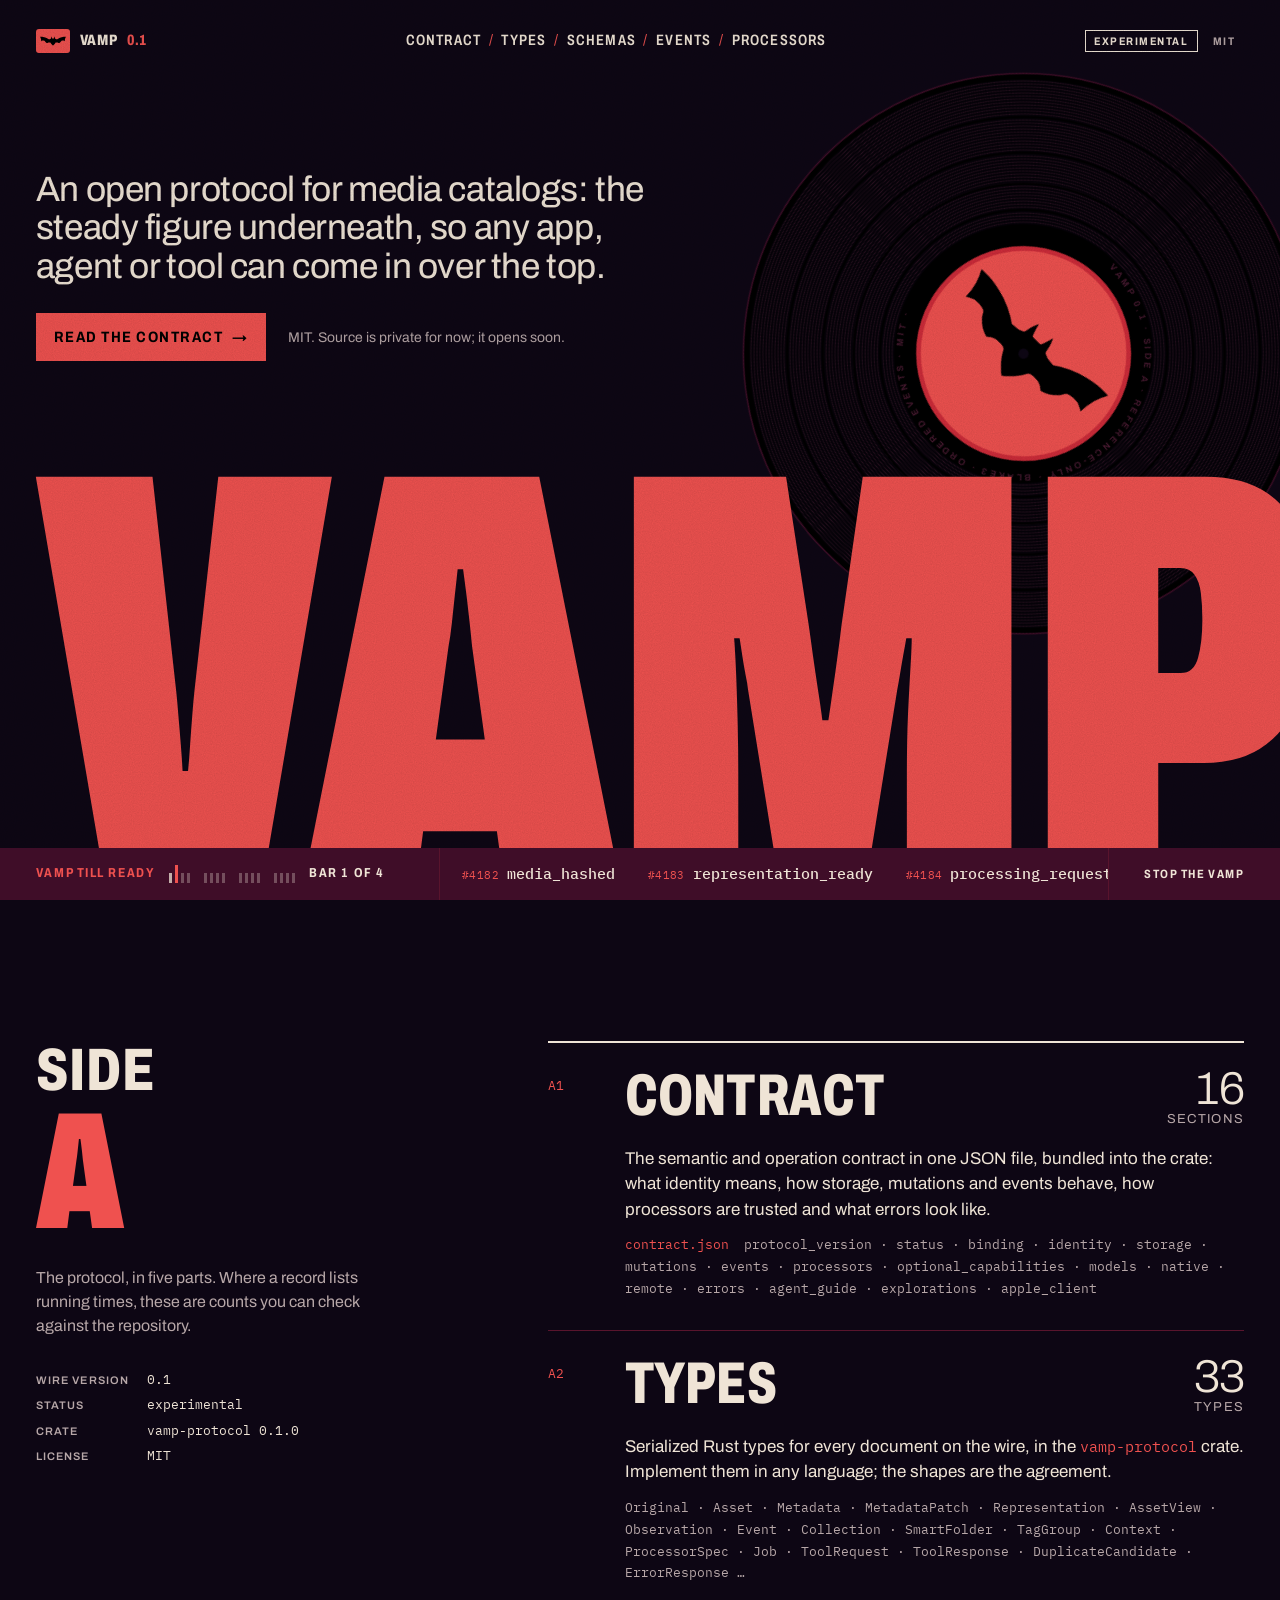
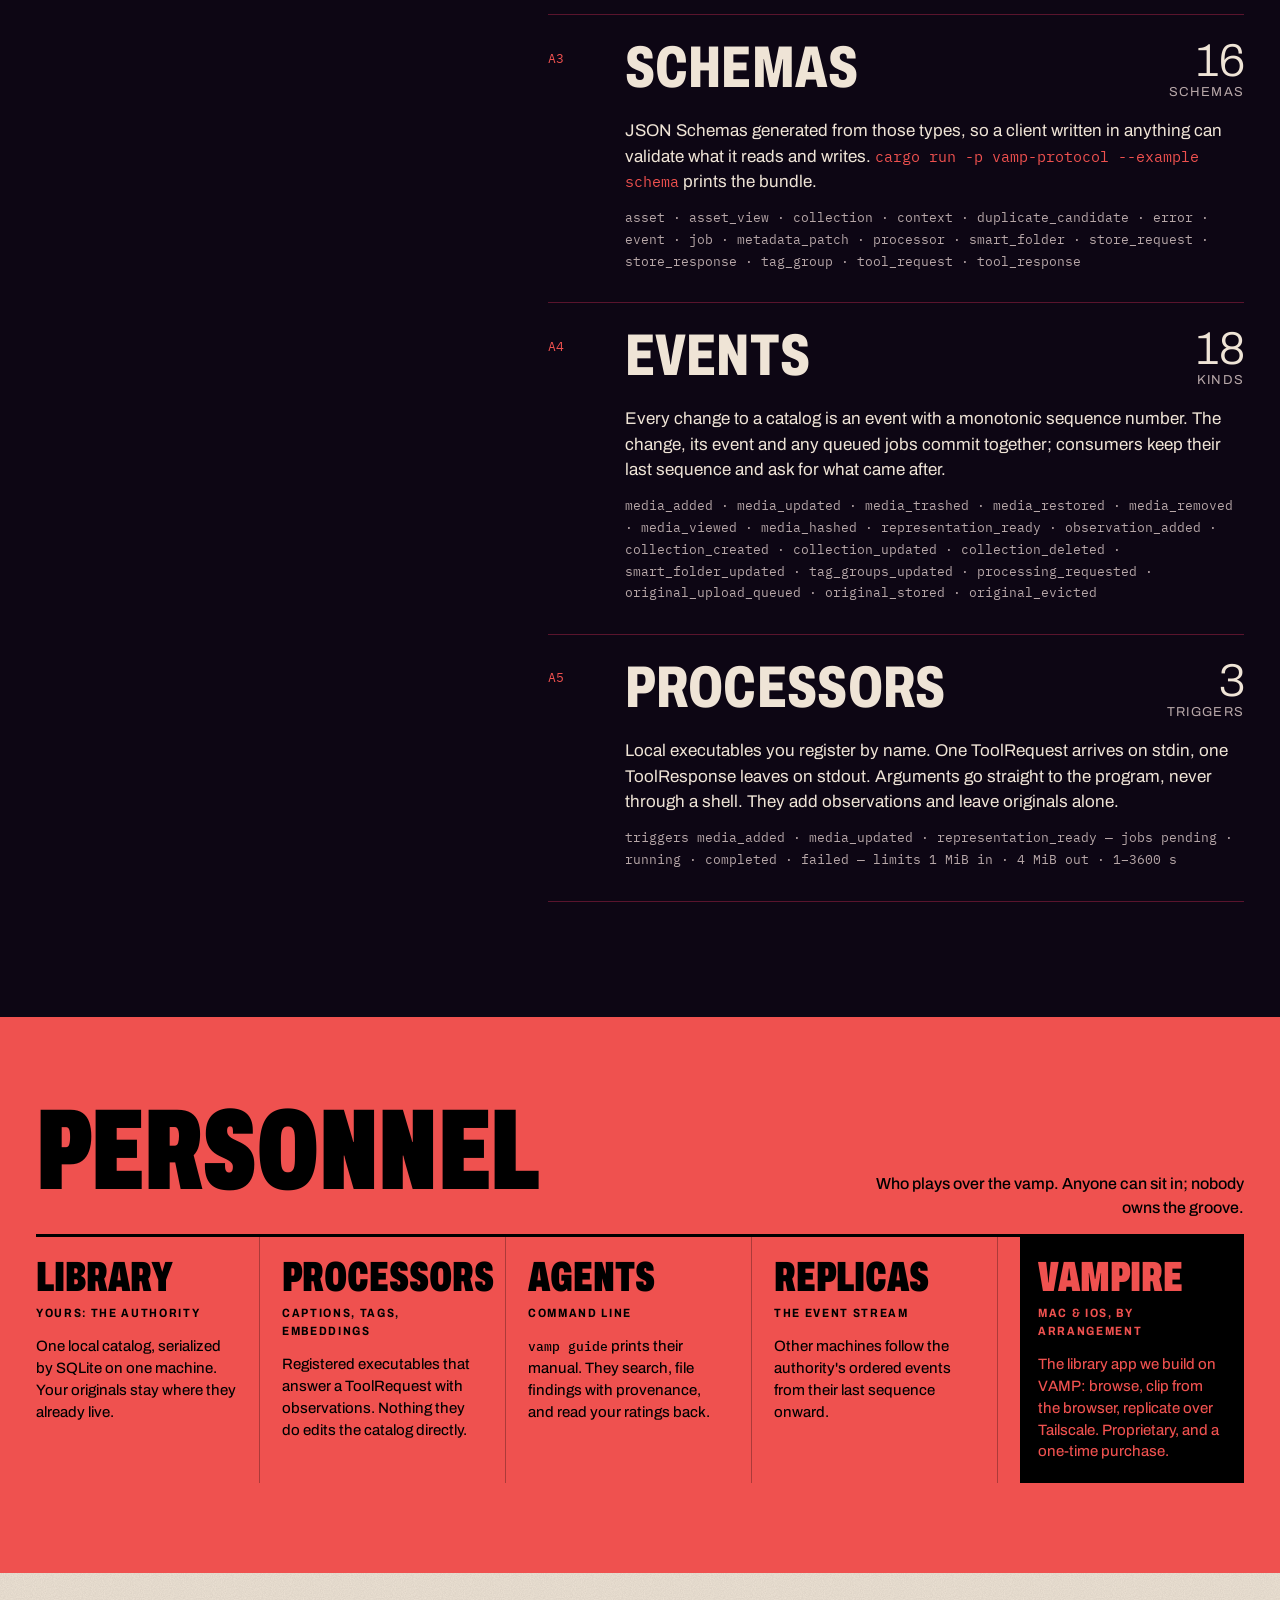
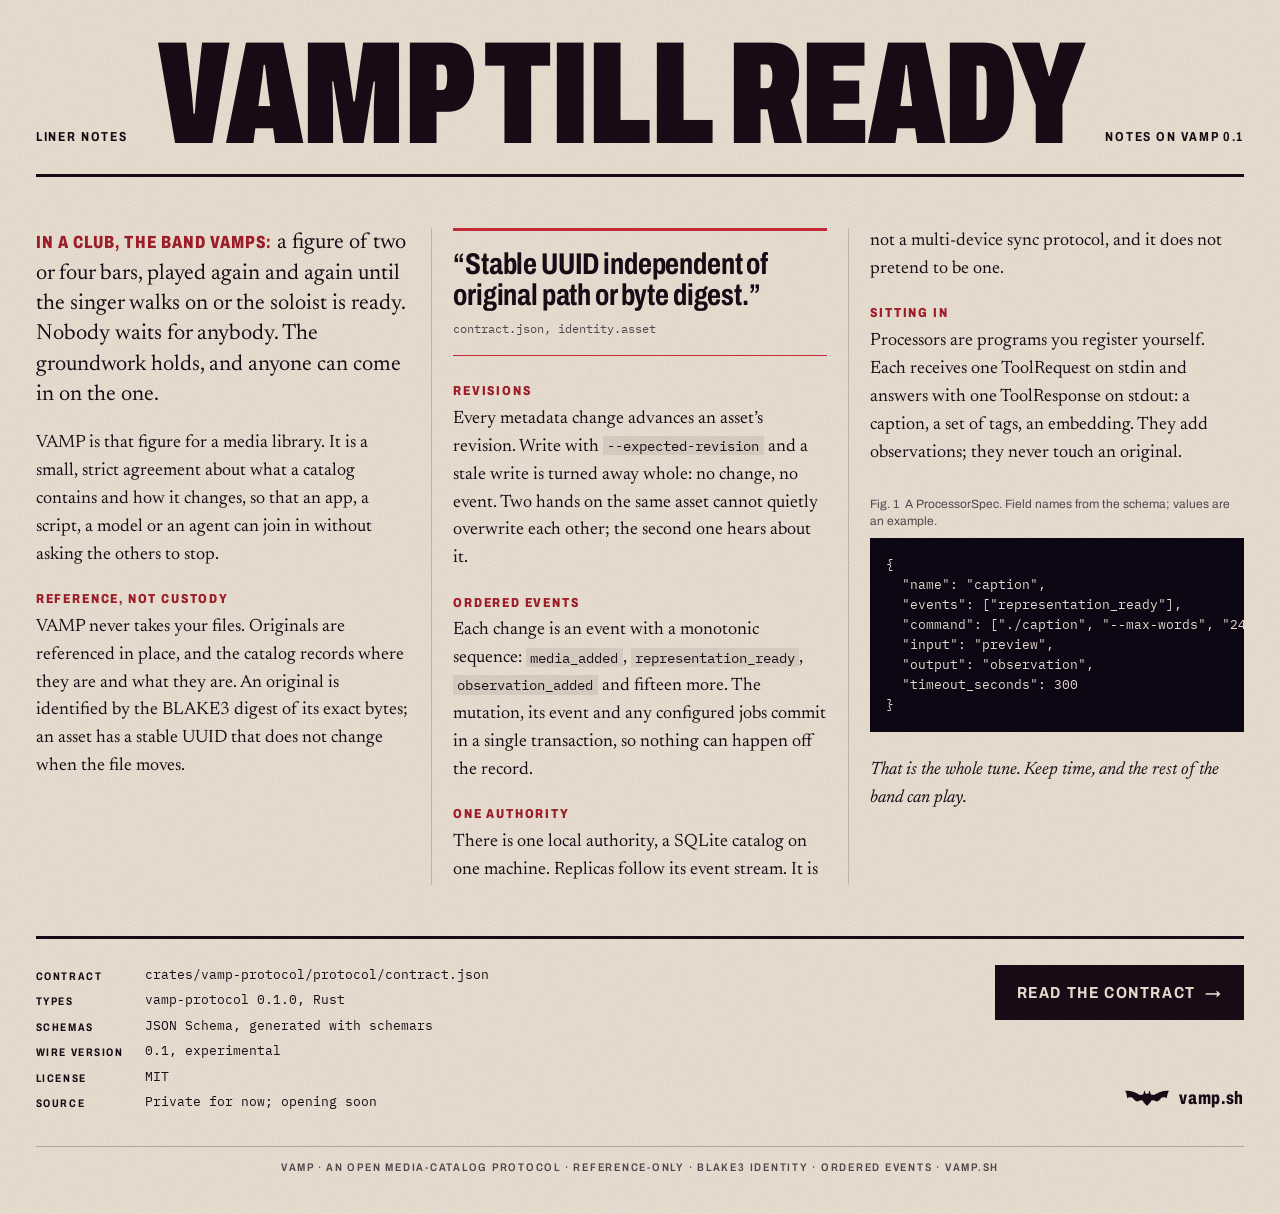
<file: prototypes/vamp-till-ready/index.html>
<!doctype html>
<html lang="en">
<head>
<meta charset="utf-8">
<meta name="viewport" content="width=device-width, initial-scale=1">
<title>VAMP — an open protocol for media catalogs</title>
<meta name="description" content="VAMP is an open, MIT-licensed protocol for media catalogs: reference-only assets, BLAKE3 identity, revisions and ordered events that any app, agent or tool can play over.">
<meta name="theme-color" content="#0d0614">
<link rel="icon" href="assets/favicon-64.png" type="image/png">
<link rel="apple-touch-icon" href="assets/apple-touch-icon.png">
<link rel="preload" href="fonts/Archivo.woff2" as="font" type="font/woff2" crossorigin>
<link rel="stylesheet" href="style.css">
</head>
<body>

<svg width="0" height="0" class="defs" aria-hidden="true" focusable="false">
  <symbol id="bat" viewBox="-122 -44 244 88">
    <path d="M-121.2 -39.9 -121.2 -39.1 -117.2 -31.5 -113.6 -21.4 -111.2 -10.2 -110.4 1 -110 1.4 -106.4 -1 -98.8 -4.2 -90 -4.6 -84 -3.4 -79.6 -1.8 -74.7 5.8 -68.3 12.2 -63.5 15.4 -58.7 17.8 -53.1 19.8 -51.5 19.8 -47.5 16.6 -43.5 14.6 -39.5 13.4 -31.1 13 -25.5 14.2 -23.4 15.8 -19 23.4 -13 31.1 -3.8 40.3 -0.6 42.7 0 43 0.6 42.7 3.8 40.3 13 31.1 19 23.4 23.4 15.8 25.5 14.2 31.1 13 39.5 13.4 43.5 14.6 47.5 16.6 51.5 19.8 53.1 19.8 58.7 17.8 63.5 15.4 68.3 12.2 74.7 5.8 79.6 -1.8 84 -3.4 90 -4.6 98.8 -4.2 106.4 -1 110 1.4 110.4 1 111.2 -10.2 113.6 -21.4 117.2 -31.5 121.2 -39.1 121.2 -39.9 120.8 -40.3 105.2 -40.3 104.8 -39.9 100.8 -39.9 100.4 -39.5 92.8 -38.7 82 -36.3 72.7 -33.5 59.9 -28.3 48.3 -22.2 39.5 -16.6 29.9 -17.4 26.7 -18.2 21 -20.6 19.8 -22.6 18.2 -30.7 15.8 -37.9 15 -39.1 14.6 -41.1 13.8 -41.9 12.6 -39.5 12.6 -38.3 8.6 -25.9 7.4 -24.6 5.4 -24.2 -5.4 -24.2 -7.4 -24.6 -8.6 -25.9 -12.6 -38.3 -12.6 -39.5 -13.8 -41.9 -14.6 -41.1 -15 -39.1 -15.8 -37.9 -18.2 -30.7 -19.8 -22.6 -21 -20.6 -26.7 -18.2 -29.9 -17.4 -39.5 -16.6 -48.3 -22.2 -59.9 -28.3 -72.7 -33.5 -82 -36.3 -92.8 -38.7 -100.4 -39.5 -100.8 -39.9 -104.8 -39.9 -105.2 -40.3 -120.8 -40.3Z"/>
  </symbol>
</svg>

<a class="skip" href="#side-a">Skip to the track list</a>

<!-- ============ FRONT COVER ============ -->
<header class="cover" id="top">
  <div class="cover__top">
    <a class="catalog" href="#top" aria-label="VAMP, wire version 0.1">
      <span class="catalog__box"><svg aria-hidden="true"><use href="#bat"/></svg></span>
      <span class="catalog__name">VAMP</span>
      <span class="catalog__no">0.1</span>
    </a>
    <nav class="lineup" aria-label="Side A">
      <a href="#a1">contract</a><span aria-hidden="true">/</span><a href="#a2">types</a><span aria-hidden="true">/</span><a href="#a3">schemas</a><span aria-hidden="true">/</span><a href="#a4">events</a><span aria-hidden="true">/</span><a href="#a5">processors</a>
    </nav>
    <div class="badges">
      <span class="badge">Experimental</span>
      <span class="badge badge--ghost">MIT</span>
    </div>
  </div>

  <h1 class="wordmark">VAMP</h1>

  <div class="cover__lede">
    <p class="lede">An open protocol for media catalogs: the steady figure underneath, so any app, agent or tool can come in over the top.</p>
    <p class="cue">
      <a class="cta" href="#">Read the contract <span aria-hidden="true">→</span></a>
      <span class="cue__note">MIT. Source is private for now; it opens soon.</span>
    </p>
  </div>

  <figure class="disc" aria-hidden="true">
    <div class="disc__spin" data-spin>
      <svg viewBox="-300 -300 600 600">
        <defs>
          <radialGradient id="grooves" cx="0" cy="0" r="3.2" gradientUnits="userSpaceOnUse" spreadMethod="repeat">
            <stop offset="0" stop-color="#050208"/>
            <stop offset=".55" stop-color="#050208"/>
            <stop offset=".75" stop-color="#28101f"/>
            <stop offset="1" stop-color="#050208"/>
          </radialGradient>
          <path id="runout" d="M0 -129 A129 129 0 1 1 -0.01 -129"/>
        </defs>
        <circle r="299" fill="#000"/>
        <circle r="298.5" fill="none" stroke="#3f0d28" stroke-width="1.5"/>
        <circle r="292" fill="url(#grooves)"/>
        <g class="disc__gaps" fill="none" stroke="#000" stroke-width="2.2">
          <circle r="252"/><circle r="214"/><circle r="181"/><circle r="153"/>
        </g>
        <circle r="138" fill="#000"/>
        <text class="disc__etch"><textPath href="#runout">VAMP 0.1 · SIDE A · REFERENCE-ONLY · BLAKE3 · ORDERED EVENTS · MIT ·</textPath></text>
        <circle r="112" fill="#ef514f"/>
        <circle r="112" fill="none" stroke="#ce2b39" stroke-width="5"/>
        <use href="#bat" x="-96" y="-35" width="192" height="69" fill="#000"/>
        <circle r="5.5" fill="#0d0614"/>
      </svg>
    </div>
  </figure>

</header>

<!-- ============ THE VAMP (event band) ============ -->
<section class="band" aria-label="Event stream, looping">
  <div class="band__count">
    <span class="band__label">Vamp till ready</span>
    <span class="bars" aria-hidden="true" data-bars>
      <i></i><i></i><i></i><i></i><b></b><i></i><i></i><i></i><i></i><b></b><i></i><i></i><i></i><i></i><b></b><i></i><i></i><i></i><i></i>
    </span>
    <span class="band__bar" data-barlabel>bar 1 of 4</span>
  </div>
  <div class="ticker" aria-hidden="true">
    <ol class="ticker__track" data-ticker>
      <li><span>4181</span>media_added</li>
      <li><span>4182</span>media_hashed</li>
      <li><span>4183</span>representation_ready</li>
      <li><span>4184</span>processing_requested</li>
      <li><span>4185</span>observation_added</li>
      <li><span>4186</span>media_updated</li>
      <li><span>4187</span>collection_updated</li>
      <li><span>4188</span>media_viewed</li>
      <li><span>4189</span>tag_groups_updated</li>
      <li><span>4190</span>smart_folder_updated</li>
      <li><span>4191</span>media_trashed</li>
      <li><span>4192</span>media_restored</li>
      <li><span>4193</span>collection_created</li>
      <li><span>4194</span>original_upload_queued</li>
      <li><span>4195</span>original_stored</li>
      <li><span>4196</span>original_evicted</li>
    </ol>
  </div>
  <button class="band__toggle" type="button" data-toggle hidden>Stop<span class="long"> the vamp</span></button>
</section>

<main>

<!-- ============ SIDE A ============ -->
<section class="side" id="side-a" aria-labelledby="side-a-title">
  <div class="side__head">
    <h2 class="side__title" id="side-a-title"><span>Side</span> A</h2>
    <p class="side__sub">The protocol, in five parts. Where a record lists running times, these are counts you can check against the repository.</p>
    <dl class="side__meta">
      <div><dt>Wire version</dt><dd>0.1</dd></div>
      <div><dt>Status</dt><dd>experimental</dd></div>
      <div><dt>Crate</dt><dd>vamp-protocol 0.1.0</dd></div>
      <div><dt>License</dt><dd>MIT</dd></div>
    </dl>
  </div>

  <ol class="tracks">
    <li class="track" id="a1">
      <span class="track__no">A1</span>
      <h3 class="track__name">Contract</h3>
      <p class="track__time"><b>16</b> sections</p>
      <p class="track__desc">The semantic and operation contract in one JSON file, bundled into the crate: what identity means, how storage, mutations and events behave, how processors are trusted and what errors look like.</p>
      <p class="track__lyric"><code>contract.json</code> protocol_version · status · binding · identity · storage · mutations · events · processors · optional_capabilities · models · native · remote · errors · agent_guide · explorations · apple_client</p>
    </li>
    <li class="track" id="a2">
      <span class="track__no">A2</span>
      <h3 class="track__name">Types</h3>
      <p class="track__time"><b>33</b> types</p>
      <p class="track__desc">Serialized Rust types for every document on the wire, in the <code>vamp-protocol</code> crate. Implement them in any language; the shapes are the agreement.</p>
      <p class="track__lyric">Original · Asset · Metadata · MetadataPatch · Representation · AssetView · Observation · Event · Collection · SmartFolder · TagGroup · Context · ProcessorSpec · Job · ToolRequest · ToolResponse · DuplicateCandidate · ErrorResponse …</p>
    </li>
    <li class="track" id="a3">
      <span class="track__no">A3</span>
      <h3 class="track__name">Schemas</h3>
      <p class="track__time"><b>16</b> schemas</p>
      <p class="track__desc">JSON Schemas generated from those types, so a client written in anything can validate what it reads and writes. <code>cargo run -p vamp-protocol --example schema</code> prints the bundle.</p>
      <p class="track__lyric">asset · asset_view · collection · context · duplicate_candidate · error · event · job · metadata_patch · processor · smart_folder · store_request · store_response · tag_group · tool_request · tool_response</p>
    </li>
    <li class="track" id="a4">
      <span class="track__no">A4</span>
      <h3 class="track__name">Events</h3>
      <p class="track__time"><b>18</b> kinds</p>
      <p class="track__desc">Every change to a catalog is an event with a monotonic sequence number. The change, its event and any queued jobs commit together; consumers keep their last sequence and ask for what came after.</p>
      <p class="track__lyric">media_added · media_updated · media_trashed · media_restored · media_removed · media_viewed · media_hashed · representation_ready · observation_added · collection_created · collection_updated · collection_deleted · smart_folder_updated · tag_groups_updated · processing_requested · original_upload_queued · original_stored · original_evicted</p>
    </li>
    <li class="track" id="a5">
      <span class="track__no">A5</span>
      <h3 class="track__name">Processors</h3>
      <p class="track__time"><b>3</b> triggers</p>
      <p class="track__desc">Local executables you register by name. One ToolRequest arrives on stdin, one ToolResponse leaves on stdout. Arguments go straight to the program, never through a shell. They add observations and leave originals alone.</p>
      <p class="track__lyric">triggers media_added · media_updated · representation_ready — jobs pending · running · completed · failed — limits 1 MiB in · 4 MiB out · 1–3600 s</p>
    </li>
  </ol>
</section>

<!-- ============ PERSONNEL ============ -->
<section class="personnel" aria-labelledby="personnel-title">
  <div class="personnel__head">
    <h2 class="personnel__title" id="personnel-title">Personnel</h2>
    <p class="personnel__sub">Who plays over the vamp. Anyone can sit in; nobody owns the groove.</p>
  </div>
  <ul class="credits">
    <li>
      <span class="credits__name">Library</span>
      <span class="credits__role">yours: the authority</span>
      <span class="credits__note">One local catalog, serialized by SQLite on one machine. Your originals stay where they already live.</span>
    </li>
    <li>
      <span class="credits__name">Processors</span>
      <span class="credits__role">captions, tags, embeddings</span>
      <span class="credits__note">Registered executables that answer a ToolRequest with observations. Nothing they do edits the catalog directly.</span>
    </li>
    <li>
      <span class="credits__name">Agents</span>
      <span class="credits__role">command line</span>
      <span class="credits__note"><code>vamp guide</code> prints their manual. They search, file findings with provenance, and read your ratings back.</span>
    </li>
    <li>
      <span class="credits__name">Replicas</span>
      <span class="credits__role">the event stream</span>
      <span class="credits__note">Other machines follow the authority's ordered events from their last sequence onward.</span>
    </li>
    <li class="credits__guest">
      <span class="credits__name">Vampire</span>
      <span class="credits__role">Mac &amp; iOS, by arrangement</span>
      <span class="credits__note">The library app we build on VAMP: browse, clip from the browser, replicate over Tailscale. Proprietary, and a one-time purchase.</span>
    </li>
  </ul>
</section>

<!-- ============ BACK COVER: LINER NOTES ============ -->
<section class="back" aria-labelledby="notes-title">
  <div class="back__masthead">
    <p class="back__kicker">Liner notes</p>
    <h2 class="back__title" id="notes-title">Vamp till ready</h2>
    <p class="back__kicker back__kicker--right">Notes on VAMP 0.1</p>
  </div>

  <div class="notes">
    <p class="notes__open"><span class="runin">In a club, the band vamps:</span> a figure of two or four bars, played again and again until the singer walks on or the soloist is ready. Nobody waits for anybody. The groundwork holds, and anyone can come in on the one.</p>

    <p>VAMP is that figure for a media library. It is a small, strict agreement about what a catalog contains and how it changes, so that an app, a script, a model or an agent can join in without asking the others to stop.</p>

    <h3>Reference, not custody</h3>
    <p>VAMP never takes your files. Originals are referenced in place, and the catalog records where they are and what they are. An original is identified by the BLAKE3 digest of its exact bytes; an asset has a stable UUID that does not change when the file moves.</p>

    <blockquote class="notes__pull">
      <p>“Stable UUID independent of original path or byte digest.”</p>
      <cite>contract.json, identity.asset</cite>
    </blockquote>

    <h3>Revisions</h3>
    <p>Every metadata change advances an asset’s revision. Write with <code>--expected-revision</code> and a stale write is turned away whole: no change, no event. Two hands on the same asset cannot quietly overwrite each other; the second one hears about it.</p>

    <h3>Ordered events</h3>
    <p>Each change is an event with a monotonic sequence: <code>media_added</code>, <code>representation_ready</code>, <code>observation_added</code> and fifteen more. The mutation, its event and any configured jobs commit in a single transaction, so nothing can happen off the record.</p>

    <h3>One authority</h3>
    <p>There is one local authority, a SQLite catalog on one machine. Replicas follow its event stream. It is not a multi-device sync protocol, and it does not pretend to be one.</p>

    <h3>Sitting in</h3>
    <p>Processors are programs you register yourself. Each receives one ToolRequest on stdin and answers with one ToolResponse on stdout: a caption, a set of tags, an embedding. They add observations; they never touch an original.</p>

    <figure class="exhibit">
      <figcaption>Fig. 1 &nbsp;A ProcessorSpec. Field names from the schema; values are an example.</figcaption>
<pre><code>{
  "name": "caption",
  "events": ["representation_ready"],
  "command": ["./caption", "--max-words", "24"],
  "input": "preview",
  "output": "observation",
  "timeout_seconds": 300
}</code></pre>
    </figure>

    <p class="notes__close">That is the whole tune. Keep time, and the rest of the band can play.</p>
  </div>

  <footer class="credits-back">
    <dl class="colophon">
      <div><dt>Contract</dt><dd>crates/vamp-protocol/protocol/contract.json</dd></div>
      <div><dt>Types</dt><dd>vamp-protocol 0.1.0, Rust</dd></div>
      <div><dt>Schemas</dt><dd>JSON Schema, generated with schemars</dd></div>
      <div><dt>Wire version</dt><dd>0.1, experimental</dd></div>
      <div><dt>License</dt><dd>MIT</dd></div>
      <div><dt>Source</dt><dd>Private for now; opening soon</dd></div>
    </dl>
    <div class="outro">
      <a class="cta cta--paper" href="#">Read the contract <span aria-hidden="true">→</span></a>
      <p class="outro__mark"><svg aria-hidden="true"><use href="#bat"/></svg> vamp.sh</p>
    </div>
    <p class="address">VAMP · an open media-catalog protocol · reference-only · BLAKE3 identity · ordered events · vamp.sh</p>
  </footer>
</section>

</main>

<script src="main.js"></script>
</body>
</html>
</file>
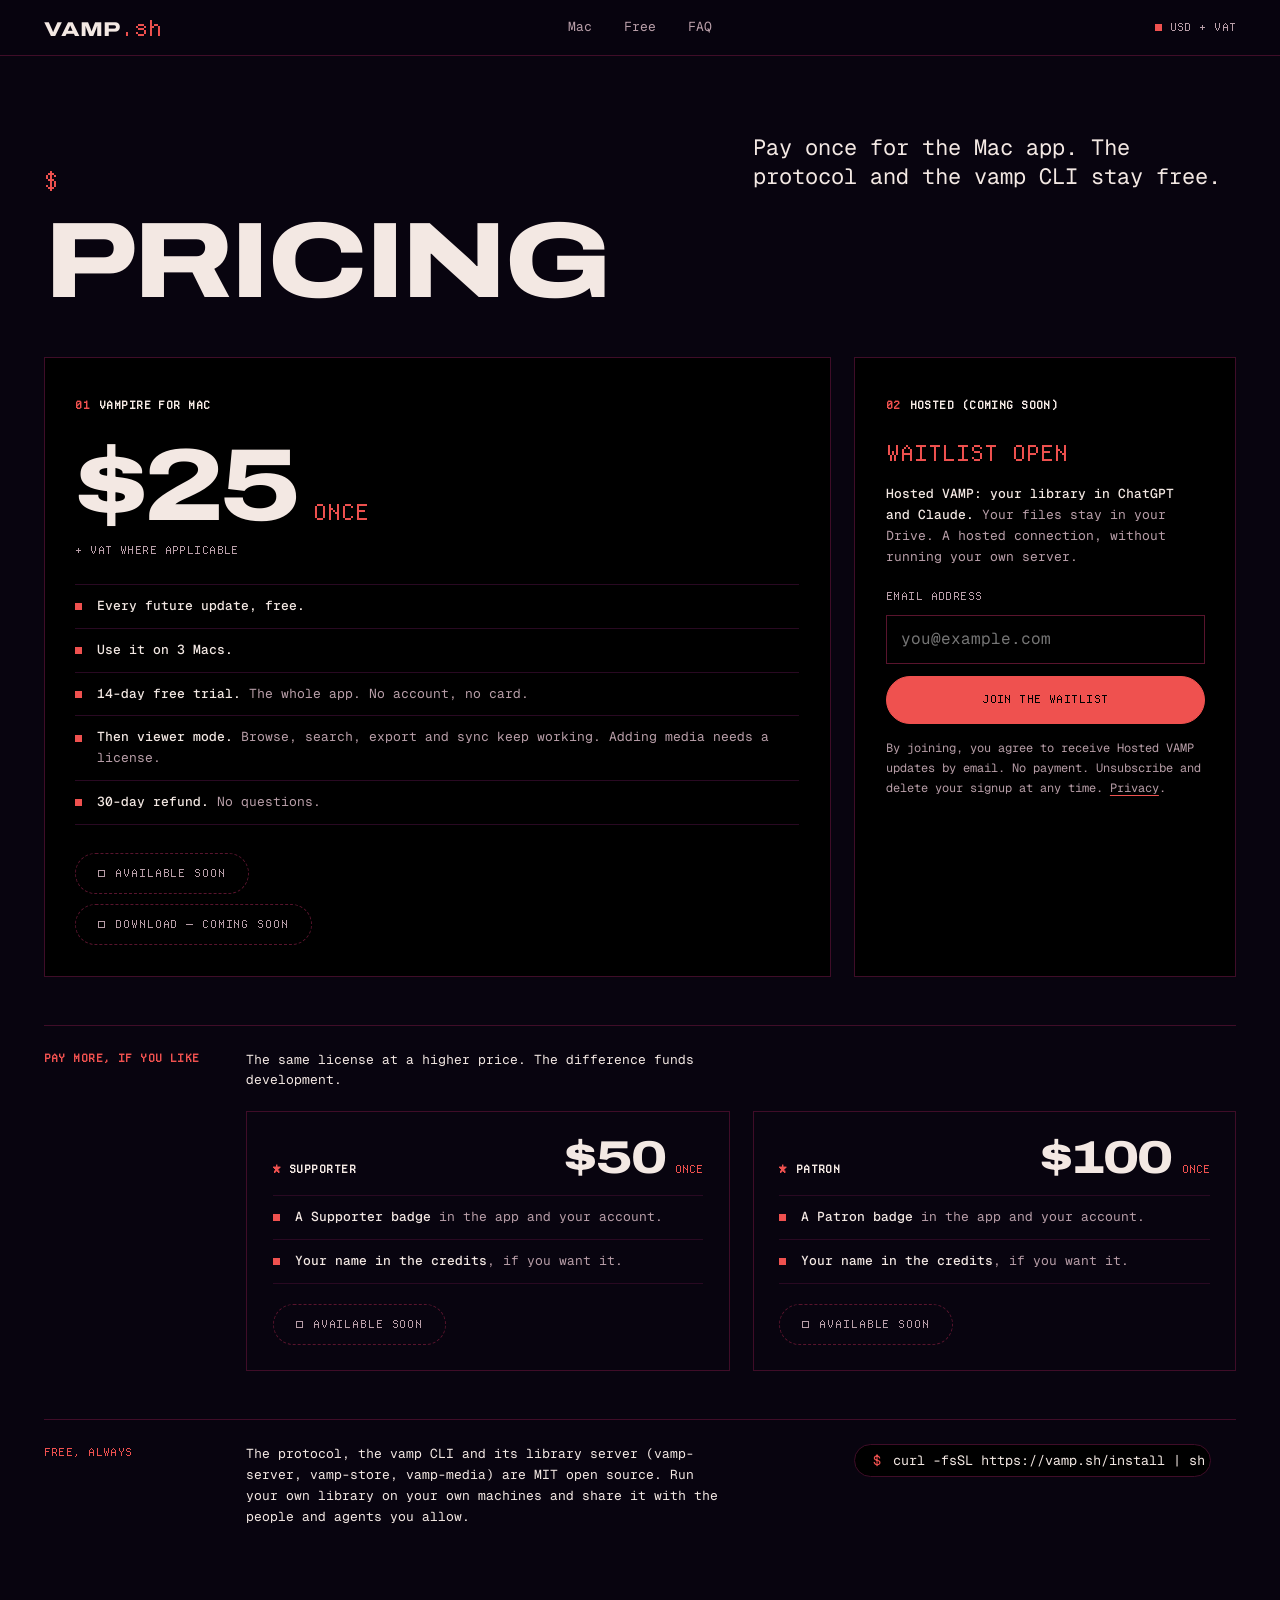
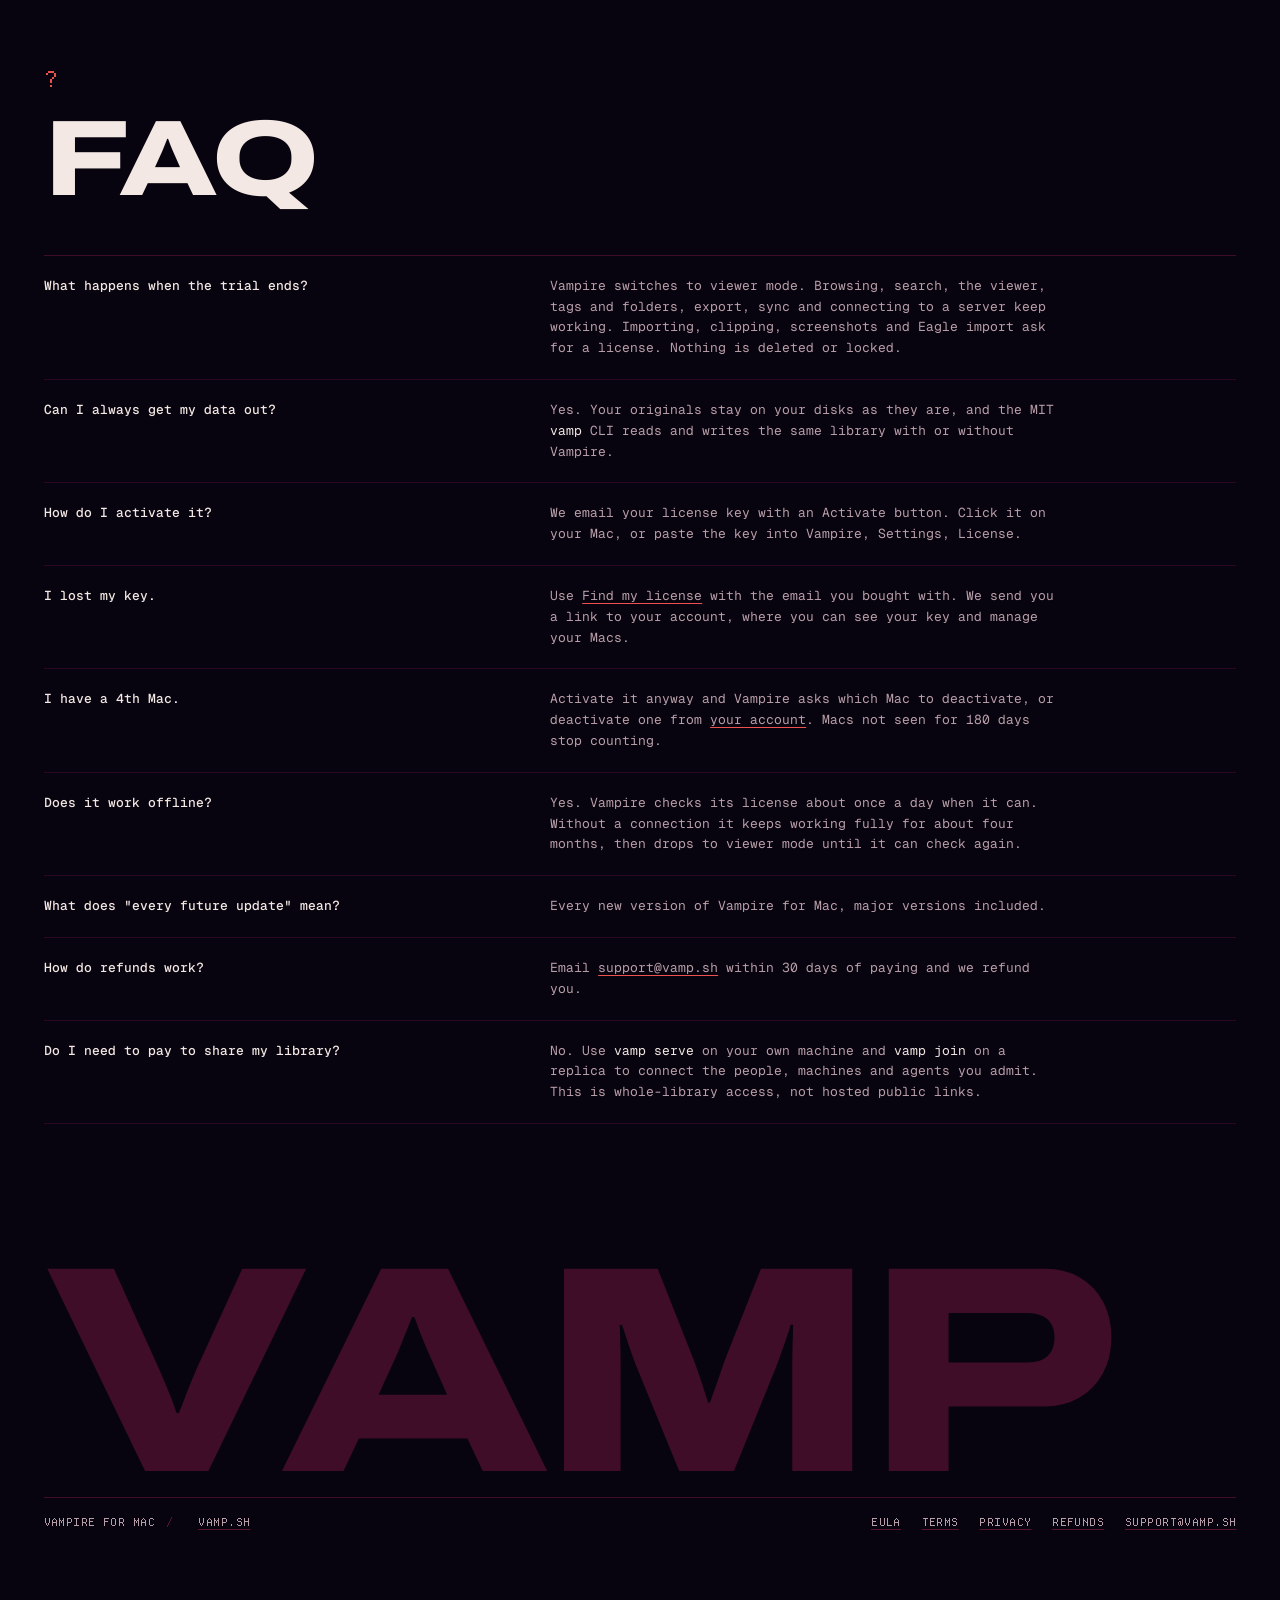
<file: site/pricing.html>
<!doctype html>
<html lang="en">
<head>
<meta charset="utf-8">
<meta name="viewport" content="width=device-width, initial-scale=1">
<title>Pricing — Vampire for Mac</title>
<meta name="description" content="Vampire for Mac: $25 once, every future update free, 3 Macs, 14-day free trial.">
<meta name="theme-color" content="#08040f">
<meta name="color-scheme" content="dark">
<link rel="icon" href="favicon.ico" sizes="32x32">
<link rel="icon" href="favicon.svg" type="image/svg+xml">
<link rel="apple-touch-icon" href="apple-touch-icon.png">
<link rel="canonical" href="https://vamp.sh/pricing">
<meta property="og:type" content="website">
<meta property="og:site_name" content="VAMP">
<meta property="og:title" content="Pricing — Vampire for Mac">
<meta property="og:description" content="Vampire for Mac: $25 once, every future update free, 3 Macs, 14-day free trial.">
<meta property="og:url" content="https://vamp.sh/pricing">
<meta property="og:image" content="https://vamp.sh/og.png">
<link rel="stylesheet" href="styles.css">
<link rel="stylesheet" href="pages.css">
<link rel="stylesheet" href="waitlist.css">
</head>
<body>
<a class="skip" href="#plans">Skip to content</a>

<header class="nav">
  <a class="brand" href="./" aria-label="VAMP, home">VAMP<span>.sh</span></a>
  <nav class="nav-links" aria-label="Sections">
    <a href="#mac">Mac</a>
    <a href="#free">Free</a>
    <a href="#faq">FAQ</a>
  </nav>
  <p class="nav-meta"><span class="dot" aria-hidden="true"></span>USD + VAT</p>
</header>

<main>
  <section class="section page-top" id="plans" aria-labelledby="pricing-title">
    <header class="head">
      <p class="label">$</p>
      <h1 id="pricing-title">Pricing</h1>
      <p class="line">Pay once for the Mac app. The protocol and the vamp CLI stay free.</p>
    </header>

    <div class="plans">
      <article class="plan" id="mac" aria-labelledby="mac-title">
        <div class="plan-head">
          <h2 class="cap" id="mac-title"><span>01</span>Vampire for Mac</h2>
        </div>
        <p class="price"><span class="amt">$25</span><span class="per">once</span></p>
        <p class="cap price-note">+ VAT where applicable</p>
        <ul class="facts">
          <li><span><b>Every future update, free.</b></span></li>
          <li><span><b>Use it on 3 Macs.</b></span></li>
          <li><span><b>14-day free trial.</b> The whole app. No account, no card.</span></li>
          <li><span><b>Then viewer mode.</b> Browse, search, export and sync keep working. Adding media needs a license.</span></li>
          <li><span><b>30-day refund.</b> No questions.</span></li>
        </ul>
        <div class="buy-row">
          <div data-checkout="mac"><button type="button" class="buy" disabled>Available soon</button></div>
          <p class="cap" data-edgecity-discount hidden>Edge City India: use <b>EDGECITYINDIA</b> for 20% off — $20 before tax.</p>
          <div data-mac-download><button type="button" class="buy" disabled>Download — coming soon</button></div>
        </div>
      </article>
      <article class="plan hosted-plan" id="hosted" aria-labelledby="hosted-title">
        <div class="plan-head"><h2 class="cap" id="hosted-title"><span>02</span>Hosted (coming soon)</h2></div>
        <p class="per">Waitlist open</p>
        <p class="hosted-copy"><strong>Hosted VAMP: your library in ChatGPT and Claude.</strong> Your files stay in your Drive. A hosted connection, without running your own server.</p>
        <form class="waitlist" data-waitlist="vamp.sh/pricing">
          <label class="cap" for="hosted-email">Email address</label>
          <div class="waitlist-row">
            <input id="hosted-email" name="email" type="email" autocomplete="email" inputmode="email" maxlength="254" placeholder="you@example.com" required aria-describedby="hosted-privacy hosted-status">
            <button type="submit">Join the waitlist</button>
          </div>
          <div class="waitlist-trap" aria-hidden="true"><label for="hosted-website">Leave this blank</label><input id="hosted-website" name="website" tabindex="-1" autocomplete="off"></div>
          <p class="waitlist-privacy" id="hosted-privacy">By joining, you agree to receive Hosted VAMP updates by email. No payment. Unsubscribe and delete your signup at any time. <a href="legal/privacy">Privacy</a>.</p>
          <p class="waitlist-status" id="hosted-status" data-waitlist-status role="status" aria-live="polite" aria-atomic="true"></p>
          <noscript><p>Email signup needs JavaScript. Please enable it and reload this page.</p></noscript>
        </form>
      </article>
    </div>

    <div class="support" id="support" aria-labelledby="support-title">
      <h2 class="cap" id="support-title">Pay more, if you like</h2>
      <p class="support-copy">The same license at a higher price. The difference funds development.</p>
      <article class="tier" aria-labelledby="supporter-title">
        <div class="tier-head">
          <h3 class="cap" id="supporter-title"><span aria-hidden="true">★</span>Supporter</h3>
          <p class="tier-price"><span class="tier-amt">$50</span><span class="per">once</span></p>
        </div>
        <ul class="facts">
          <li><span><b>A Supporter badge</b> in the app and your account.</span></li>
          <li><span><b>Your name in the credits</b>, if you want it.</span></li>
        </ul>
        <div class="buy-row"><div data-checkout="supporter"><button type="button" class="buy" disabled>Available soon</button></div></div>
      </article>
      <article class="tier" aria-labelledby="patron-title">
        <div class="tier-head">
          <h3 class="cap" id="patron-title"><span aria-hidden="true">★</span>Patron</h3>
          <p class="tier-price"><span class="tier-amt">$100</span><span class="per">once</span></p>
        </div>
        <ul class="facts">
          <li><span><b>A Patron badge</b> in the app and your account.</span></li>
          <li><span><b>Your name in the credits</b>, if you want it.</span></li>
        </ul>
        <div class="buy-row"><div data-checkout="patron"><button type="button" class="buy" disabled>Available soon</button></div></div>
      </article>
    </div>

    <div class="free" id="free">
      <p class="cap">Free, always</p>
      <p>The protocol, the <code>vamp</code> CLI and its library server (vamp-server, vamp-store, vamp-media) are MIT open source. Run your own library on your own machines and share it with the people and agents you allow.</p>
      <div class="install-cmd">
        <span class="prompt" aria-hidden="true">$</span>
        <code>curl -fsSL https://vamp.sh/install | sh</code>
      </div>
    </div>
  </section>

  <section class="section" id="faq" aria-labelledby="faq-title">
    <header class="head">
      <p class="label">?</p>
      <h2 id="faq-title">FAQ</h2>
    </header>
    <dl class="faq">
      <div>
        <dt>What happens when the trial ends?</dt>
        <dd>Vampire switches to viewer mode. Browsing, search, the viewer, tags and folders, export, sync and connecting to a server keep working. Importing, clipping, screenshots and Eagle import ask for a license. Nothing is deleted or locked.</dd>
      </div>
      <div>
        <dt>Can I always get my data out?</dt>
        <dd>Yes. Your originals stay on your disks as they are, and the MIT <code>vamp</code> CLI reads and writes the same library with or without Vampire.</dd>
      </div>
      <div>
        <dt>How do I activate it?</dt>
        <dd>We email your license key with an Activate button. Click it on your Mac, or paste the key into Vampire, Settings, License.</dd>
      </div>
      <div>
        <dt>I lost my key.</dt>
        <dd>Use <a href="https://app.vamp.sh/account?recover=1">Find my license</a> with the email you bought with. We send you a link to your account, where you can see your key and manage your Macs.</dd>
      </div>
      <div>
        <dt>I have a 4th Mac.</dt>
        <dd>Activate it anyway and Vampire asks which Mac to deactivate, or deactivate one from <a href="https://app.vamp.sh/account">your account</a>. Macs not seen for 180 days stop counting.</dd>
      </div>
      <div>
        <dt>Does it work offline?</dt>
        <dd>Yes. Vampire checks its license about once a day when it can. Without a connection it keeps working fully for about four months, then drops to viewer mode until it can check again.</dd>
      </div>
      <div>
        <dt>What does "every future update" mean?</dt>
        <dd>Every new version of Vampire for Mac, major versions included.</dd>
      </div>
      <div>
        <dt>How do refunds work?</dt>
        <dd>Email <a href="mailto:support@vamp.sh">support@vamp.sh</a> within 30 days of paying and we refund you.</dd>
      </div>
      <div>
        <dt>Do I need to pay to share my library?</dt>
        <dd>No. Use <code>vamp serve</code> on your own machine and <code>vamp join</code> on a replica to connect the people, machines and agents you admit. This is whole-library access, not hosted public links.</dd>
      </div>
    </dl>
  </section>

  <footer class="foot">
    <p class="foot-word" aria-hidden="true">VAMP</p>
    <div class="foot-row">
      <p class="cap">Vampire for Mac <i>/</i> <a href="./">vamp.sh</a></p>
      <p class="cap"><a href="legal/eula">EULA</a> <a href="legal/terms">Terms</a> <a href="legal/privacy">Privacy</a> <a href="legal/refunds">Refunds</a> <a href="mailto:support@vamp.sh">support@vamp.sh</a></p>
    </div>
  </footer>
</main>

<script src="checkout.js"></script>
<script src="pricing.js"></script>
<script src="download.js"></script>
<script src="waitlist.js"></script>
</body>
</html>
</file>
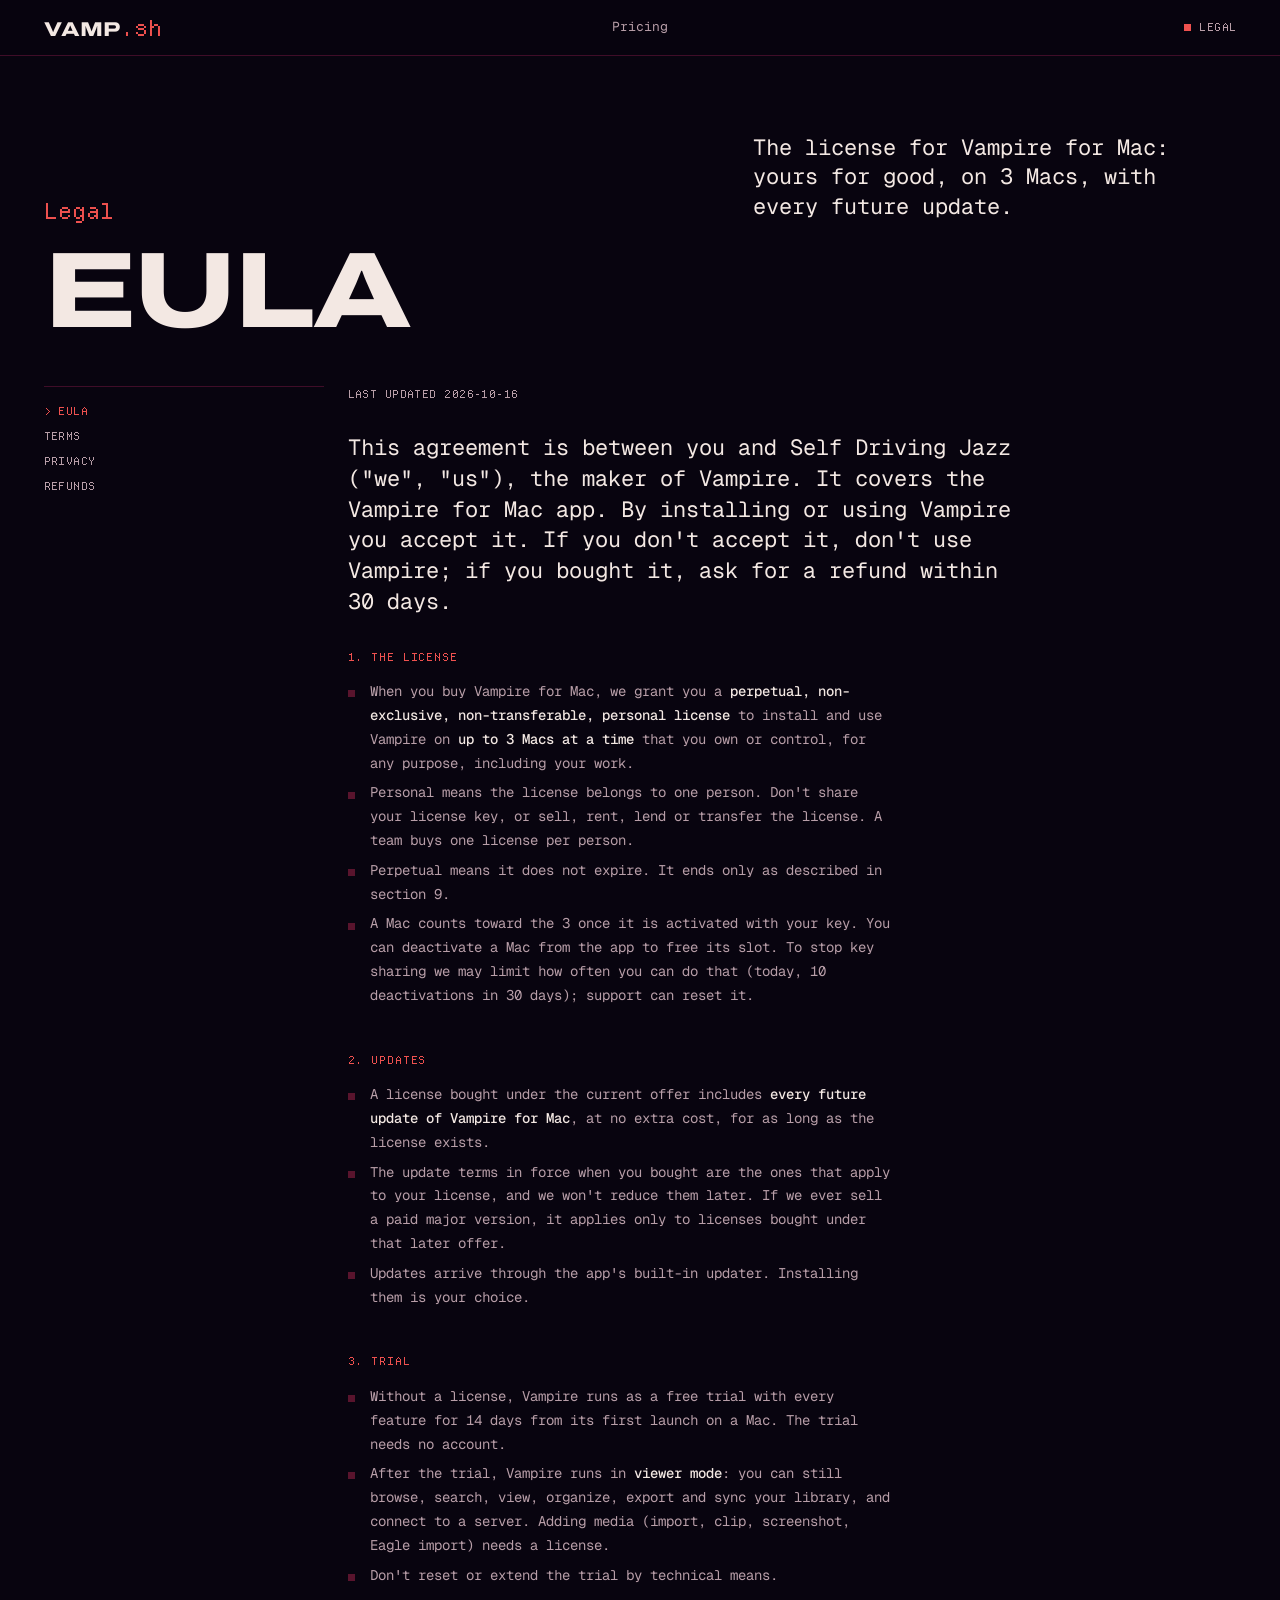
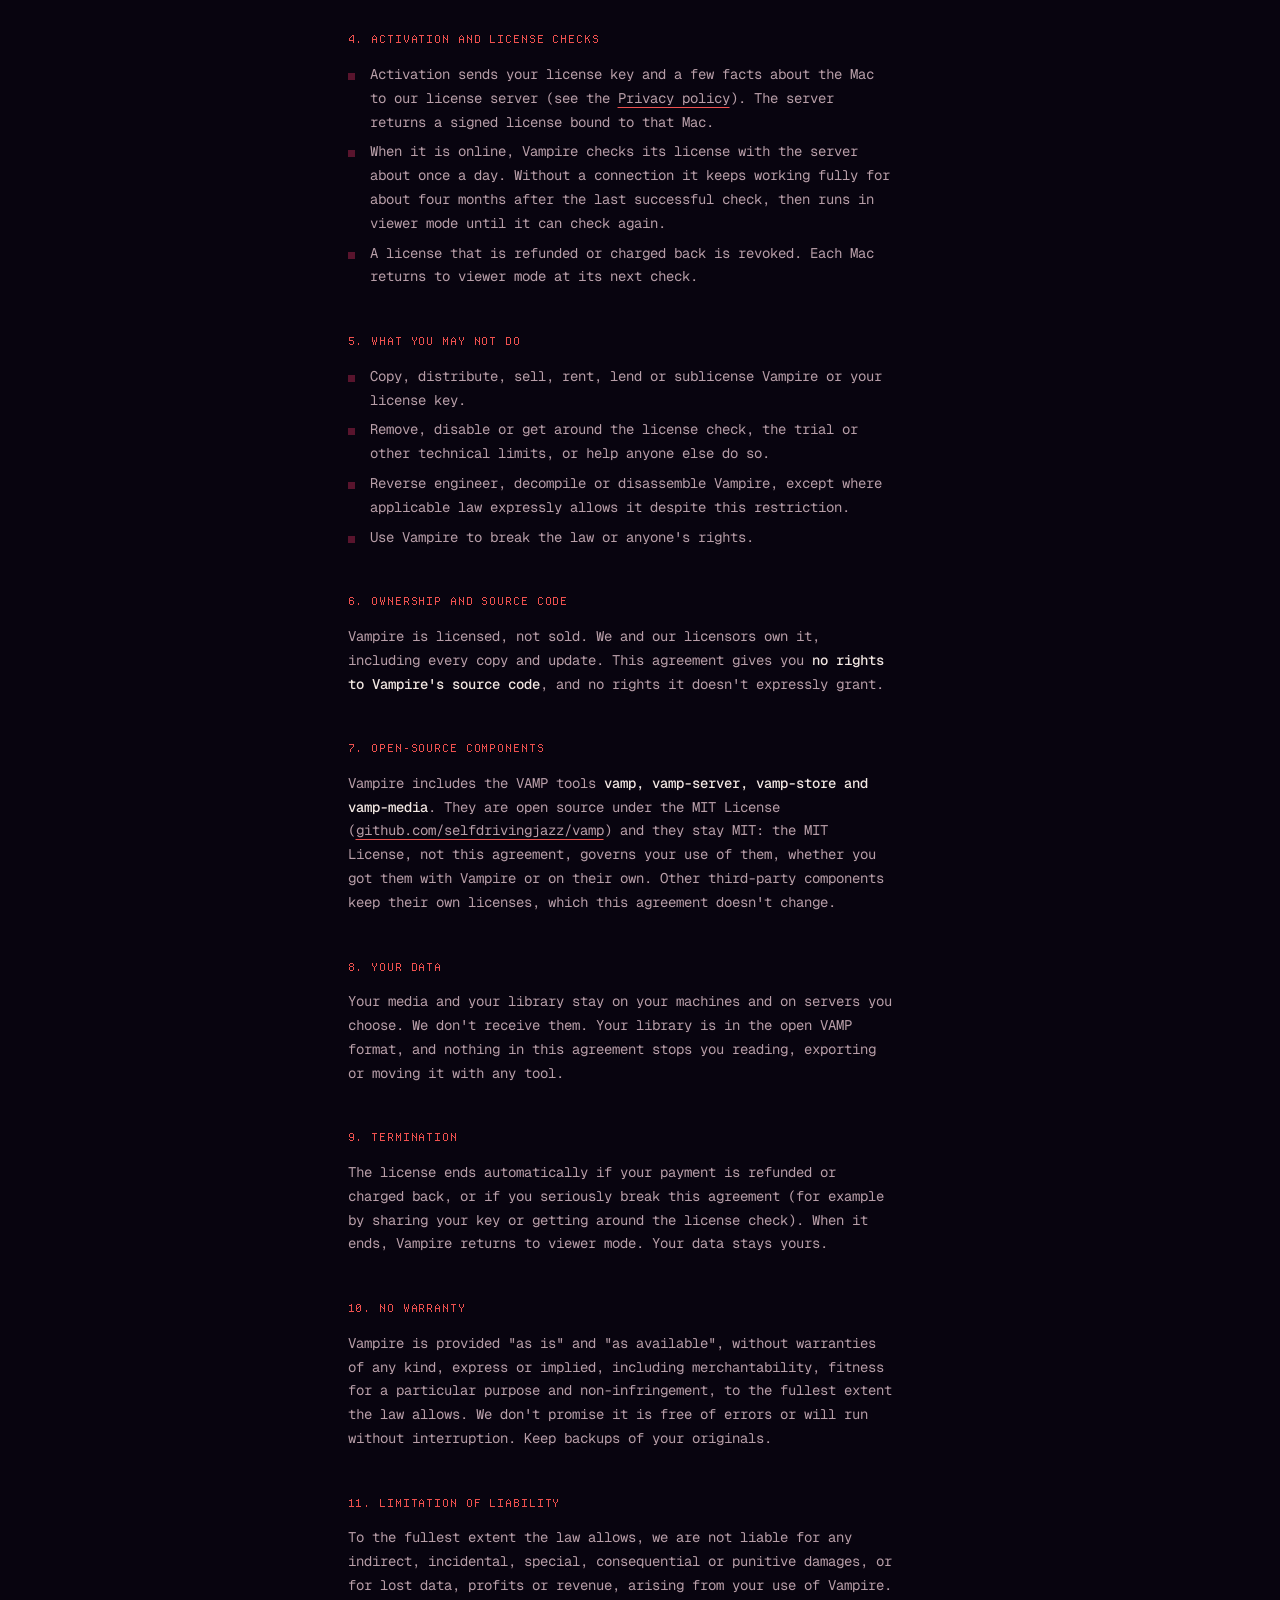
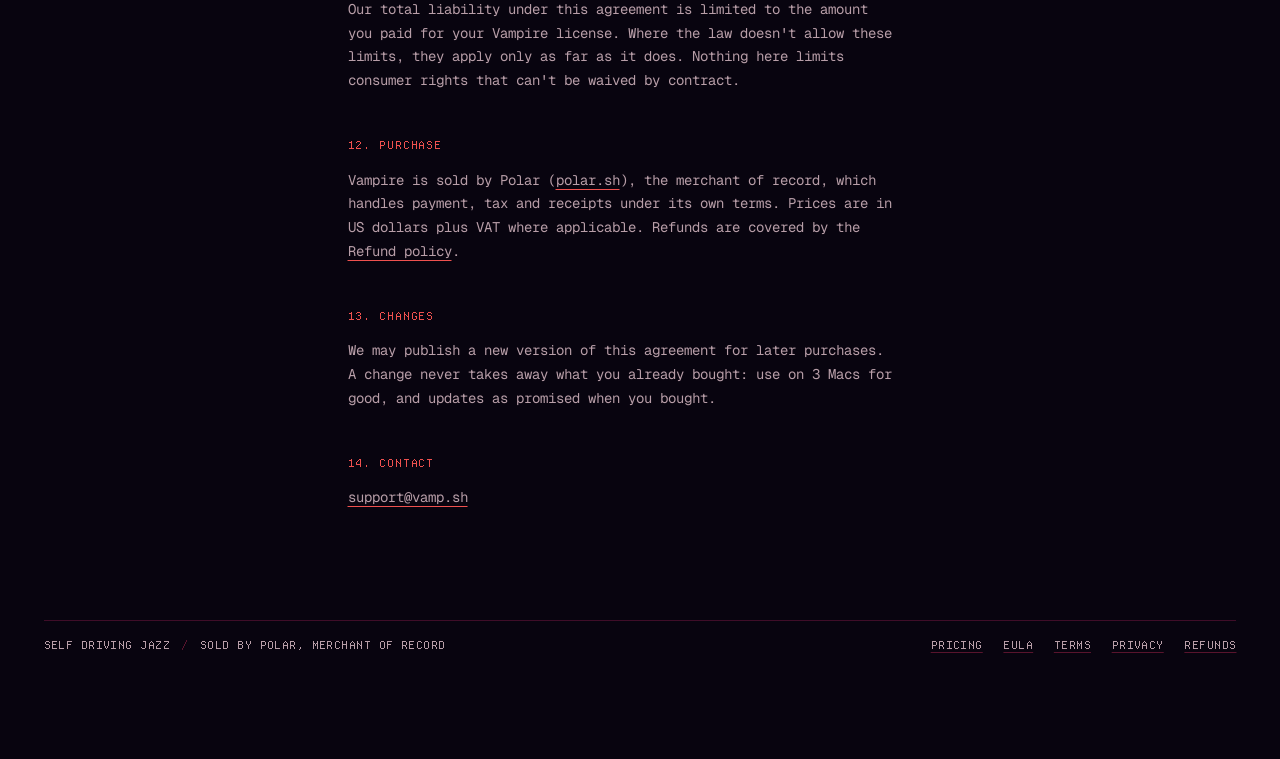
<file: site/legal/eula.html>
<!doctype html>
<html lang="en">
<head>
<meta charset="utf-8">
<meta name="viewport" content="width=device-width, initial-scale=1">
<title>EULA — Vampire for Mac</title>
<meta name="description" content="The end user license agreement for Vampire for Mac: a perpetual personal license for 3 Macs, with every future update.">
<meta name="theme-color" content="#08040f">
<meta name="color-scheme" content="dark">
<link rel="icon" href="../favicon.ico" sizes="32x32">
<link rel="icon" href="../favicon.svg" type="image/svg+xml">
<link rel="canonical" href="https://vamp.sh/legal/eula">
<link rel="stylesheet" href="../styles.css">
<link rel="stylesheet" href="../pages.css">
</head>
<body>
<a class="skip" href="#doc">Skip to content</a>

<header class="nav">
  <a class="brand" href="../" aria-label="VAMP, home">VAMP<span>.sh</span></a>
  <nav class="nav-links" aria-label="Site">
    <a href="../pricing">Pricing</a>
  </nav>
  <p class="nav-meta"><span class="dot" aria-hidden="true"></span>Legal</p>
</header>

<main>
  <section class="section page-top" aria-labelledby="doc-title">
    <header class="head">
      <p class="label">Legal</p>
      <h1 id="doc-title">EULA</h1>
      <p class="line">The license for Vampire for Mac: yours for good, on 3 Macs, with every future update.</p>
    </header>
    <div class="doc">
      <nav class="doc-nav" aria-label="Legal">
        <a href="eula" aria-current="page">EULA</a>
        <a href="terms">Terms</a>
        <a href="privacy">Privacy</a>
        <a href="refunds">Refunds</a>
      </nav>
      <article class="prose" id="doc">
        <p class="cap">Last updated 2026-10-16</p>
        <p class="lead">This agreement is between you and Self Driving Jazz ("we", "us"), the maker of Vampire. It covers the Vampire for Mac app. By installing or using Vampire you accept it. If you don't accept it, don't use Vampire; if you bought it, ask for a refund within 30 days.</p>

        <h2>1. The license</h2>
        <ul>
          <li>When you buy Vampire for Mac, we grant you a <strong>perpetual, non-exclusive, non-transferable, personal license</strong> to install and use Vampire on <strong>up to 3 Macs at a time</strong> that you own or control, for any purpose, including your work.</li>
          <li>Personal means the license belongs to one person. Don't share your license key, or sell, rent, lend or transfer the license. A team buys one license per person.</li>
          <li>Perpetual means it does not expire. It ends only as described in section 9.</li>
          <li>A Mac counts toward the 3 once it is activated with your key. You can deactivate a Mac from the app to free its slot. To stop key sharing we may limit how often you can do that (today, 10 deactivations in 30 days); support can reset it.</li>
        </ul>

        <h2>2. Updates</h2>
        <ul>
          <li>A license bought under the current offer includes <strong>every future update of Vampire for Mac</strong>, at no extra cost, for as long as the license exists.</li>
          <li>The update terms in force when you bought are the ones that apply to your license, and we won't reduce them later. If we ever sell a paid major version, it applies only to licenses bought under that later offer.</li>
          <li>Updates arrive through the app's built-in updater. Installing them is your choice.</li>
        </ul>

        <h2>3. Trial</h2>
        <ul>
          <li>Without a license, Vampire runs as a free trial with every feature for 14 days from its first launch on a Mac. The trial needs no account.</li>
          <li>After the trial, Vampire runs in <strong>viewer mode</strong>: you can still browse, search, view, organize, export and sync your library, and connect to a server. Adding media (import, clip, screenshot, Eagle import) needs a license.</li>
          <li>Don't reset or extend the trial by technical means.</li>
        </ul>

        <h2>4. Activation and license checks</h2>
        <ul>
          <li>Activation sends your license key and a few facts about the Mac to our license server (see the <a href="privacy">Privacy policy</a>). The server returns a signed license bound to that Mac.</li>
          <li>When it is online, Vampire checks its license with the server about once a day. Without a connection it keeps working fully for about four months after the last successful check, then runs in viewer mode until it can check again.</li>
          <li>A license that is refunded or charged back is revoked. Each Mac returns to viewer mode at its next check.</li>
        </ul>

        <h2>5. What you may not do</h2>
        <ul>
          <li>Copy, distribute, sell, rent, lend or sublicense Vampire or your license key.</li>
          <li>Remove, disable or get around the license check, the trial or other technical limits, or help anyone else do so.</li>
          <li>Reverse engineer, decompile or disassemble Vampire, except where applicable law expressly allows it despite this restriction.</li>
          <li>Use Vampire to break the law or anyone's rights.</li>
        </ul>

        <h2>6. Ownership and source code</h2>
        <p>Vampire is licensed, not sold. We and our licensors own it, including every copy and update. This agreement gives you <strong>no rights to Vampire's source code</strong>, and no rights it doesn't expressly grant.</p>

        <h2>7. Open-source components</h2>
        <p>Vampire includes the VAMP tools <strong>vamp, vamp-server, vamp-store and vamp-media</strong>. They are open source under the MIT License (<a href="https://github.com/selfdrivingjazz/vamp">github.com/selfdrivingjazz/vamp</a>) and they stay MIT: the MIT License, not this agreement, governs your use of them, whether you got them with Vampire or on their own. Other third-party components keep their own licenses, which this agreement doesn't change.</p>

        <h2>8. Your data</h2>
        <p>Your media and your library stay on your machines and on servers you choose. We don't receive them. Your library is in the open VAMP format, and nothing in this agreement stops you reading, exporting or moving it with any tool.</p>

        <h2>9. Termination</h2>
        <p>The license ends automatically if your payment is refunded or charged back, or if you seriously break this agreement (for example by sharing your key or getting around the license check). When it ends, Vampire returns to viewer mode. Your data stays yours.</p>

        <h2>10. No warranty</h2>
        <p>Vampire is provided "as is" and "as available", without warranties of any kind, express or implied, including merchantability, fitness for a particular purpose and non-infringement, to the fullest extent the law allows. We don't promise it is free of errors or will run without interruption. Keep backups of your originals.</p>

        <h2>11. Limitation of liability</h2>
        <p>To the fullest extent the law allows, we are not liable for any indirect, incidental, special, consequential or punitive damages, or for lost data, profits or revenue, arising from your use of Vampire. Our total liability under this agreement is limited to the amount you paid for your Vampire license. Where the law doesn't allow these limits, they apply only as far as it does. Nothing here limits consumer rights that can't be waived by contract.</p>

        <h2>12. Purchase</h2>
        <p>Vampire is sold by Polar (<a href="https://polar.sh">polar.sh</a>), the merchant of record, which handles payment, tax and receipts under its own terms. Prices are in US dollars plus VAT where applicable. Refunds are covered by the <a href="refunds">Refund policy</a>.</p>

        <h2>13. Changes</h2>
        <p>We may publish a new version of this agreement for later purchases. A change never takes away what you already bought: use on 3 Macs for good, and updates as promised when you bought.</p>

        <h2>14. Contact</h2>
        <p><a href="mailto:support@vamp.sh">support@vamp.sh</a></p>
      </article>
    </div>
  </section>

  <footer class="foot">
    <div class="foot-row">
      <p class="cap">Self Driving Jazz <i>/</i> sold by Polar, merchant of record</p>
      <p class="cap"><a href="../pricing">Pricing</a> <a href="eula">EULA</a> <a href="terms">Terms</a> <a href="privacy">Privacy</a> <a href="refunds">Refunds</a></p>
    </div>
  </footer>
</main>
</body>
</html>
</file>
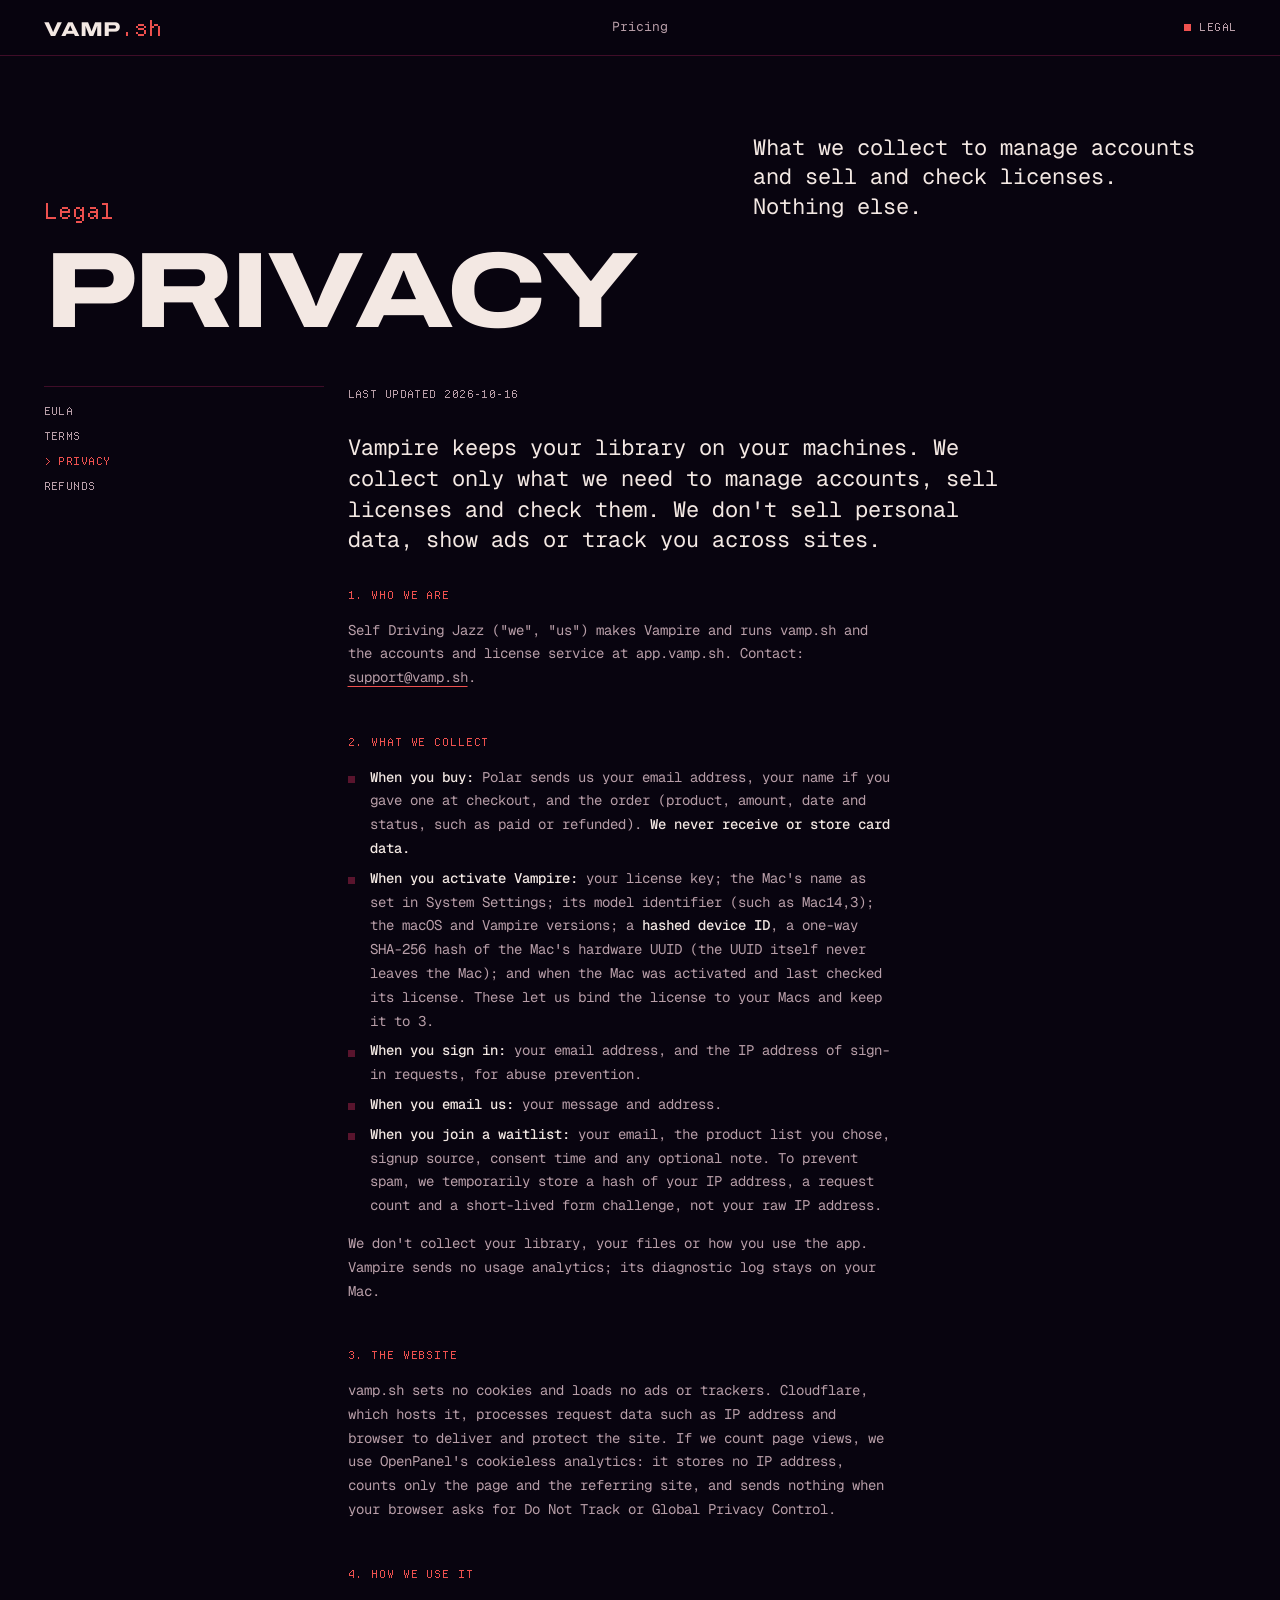
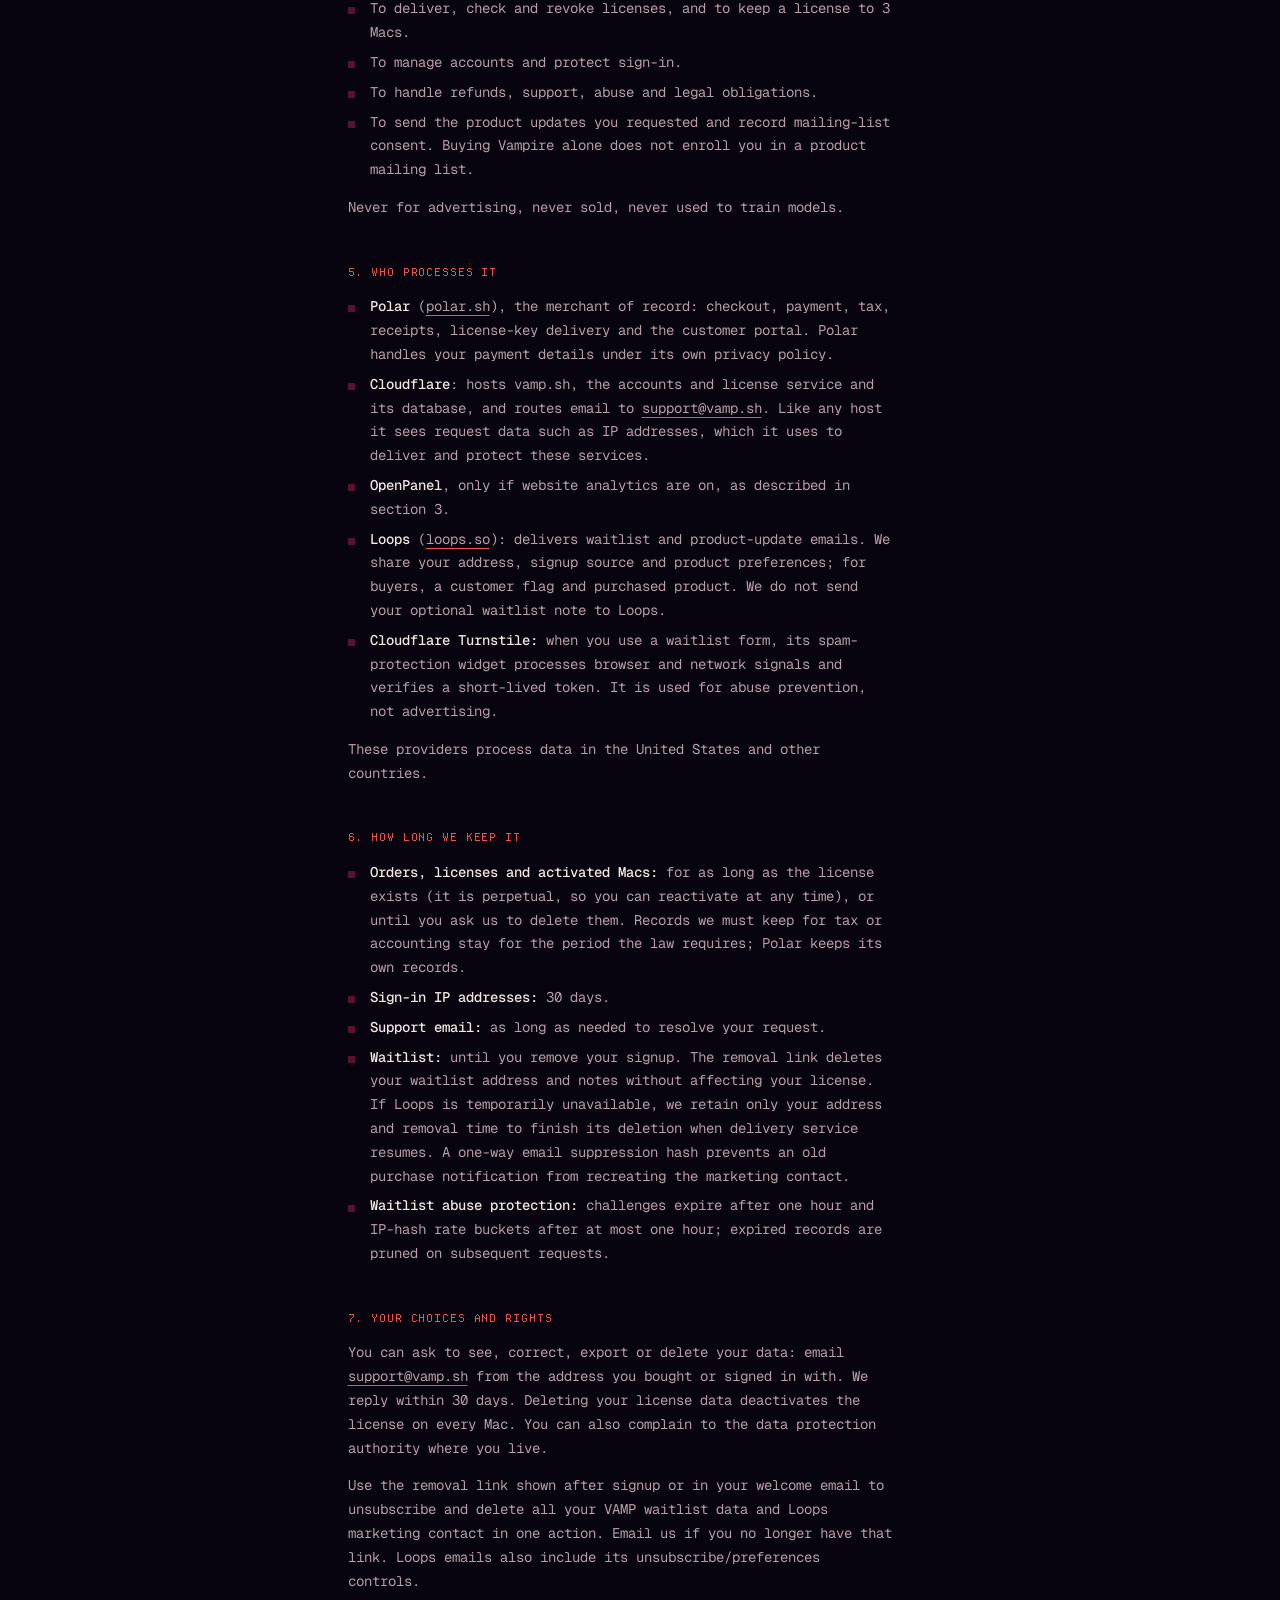
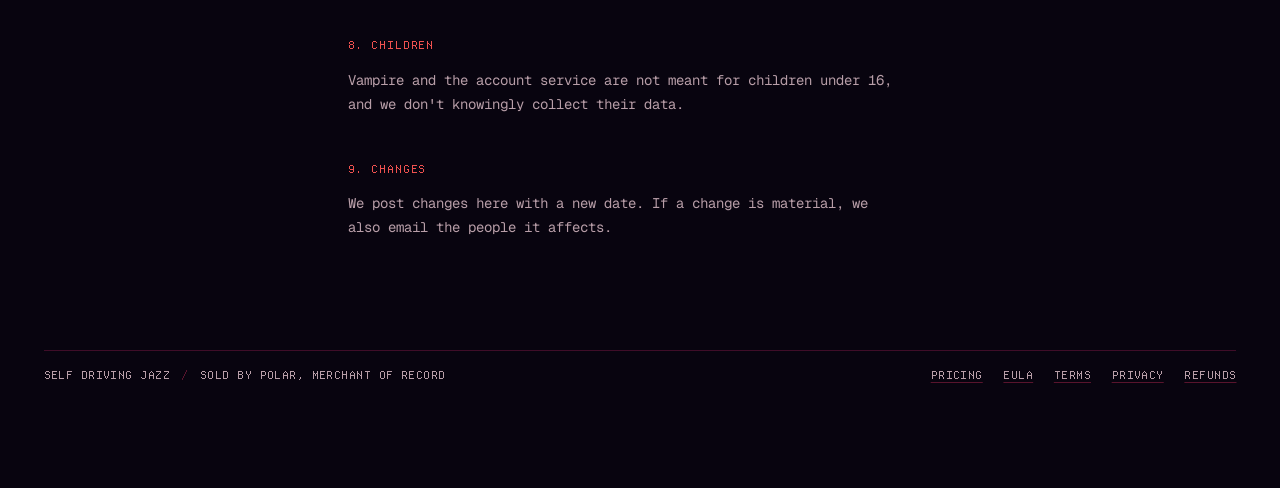
<file: site/legal/privacy.html>
<!doctype html>
<html lang="en">
<head>
<meta charset="utf-8">
<meta name="viewport" content="width=device-width, initial-scale=1">
<title>Privacy — VAMP</title>
<meta name="description" content="What Vampire, accounts and the license server collect, why, who processes it and how long it is kept. No card data, no ads, no tracking.">
<meta name="theme-color" content="#08040f">
<meta name="color-scheme" content="dark">
<link rel="icon" href="../favicon.ico" sizes="32x32">
<link rel="icon" href="../favicon.svg" type="image/svg+xml">
<link rel="canonical" href="https://vamp.sh/legal/privacy">
<link rel="stylesheet" href="../styles.css">
<link rel="stylesheet" href="../pages.css">
</head>
<body>
<a class="skip" href="#doc">Skip to content</a>

<header class="nav">
  <a class="brand" href="../" aria-label="VAMP, home">VAMP<span>.sh</span></a>
  <nav class="nav-links" aria-label="Site">
    <a href="../pricing">Pricing</a>
  </nav>
  <p class="nav-meta"><span class="dot" aria-hidden="true"></span>Legal</p>
</header>

<main>
  <section class="section page-top" aria-labelledby="doc-title">
    <header class="head">
      <p class="label">Legal</p>
      <h1 id="doc-title">Privacy</h1>
      <p class="line">What we collect to manage accounts and sell and check licenses. Nothing else.</p>
    </header>
    <div class="doc">
      <nav class="doc-nav" aria-label="Legal">
        <a href="eula">EULA</a>
        <a href="terms">Terms</a>
        <a href="privacy" aria-current="page">Privacy</a>
        <a href="refunds">Refunds</a>
      </nav>
      <article class="prose" id="doc">
        <p class="cap">Last updated 2026-10-16</p>
        <p class="lead">Vampire keeps your library on your machines. We collect only what we need to manage accounts, sell licenses and check them. We don't sell personal data, show ads or track you across sites.</p>

        <h2>1. Who we are</h2>
        <p>Self Driving Jazz ("we", "us") makes Vampire and runs vamp.sh and the accounts and license service at app.vamp.sh. Contact: <a href="mailto:support@vamp.sh">support@vamp.sh</a>.</p>

        <h2>2. What we collect</h2>
        <ul>
          <li><strong>When you buy:</strong> Polar sends us your email address, your name if you gave one at checkout, and the order (product, amount, date and status, such as paid or refunded). <strong>We never receive or store card data.</strong></li>
          <li><strong>When you activate Vampire:</strong> your license key; the Mac's name as set in System Settings; its model identifier (such as Mac14,3); the macOS and Vampire versions; a <strong>hashed device ID</strong>, a one-way SHA-256 hash of the Mac's hardware UUID (the UUID itself never leaves the Mac); and when the Mac was activated and last checked its license. These let us bind the license to your Macs and keep it to 3.</li>
          <li><strong>When you sign in:</strong> your email address, and the IP address of sign-in requests, for abuse prevention.</li>
          <li><strong>When you email us:</strong> your message and address.</li>
          <li><strong>When you join a waitlist:</strong> your email, the product list you chose, signup source, consent time and any optional note. To prevent spam, we temporarily store a hash of your IP address, a request count and a short-lived form challenge, not your raw IP address.</li>
        </ul>
        <p>We don't collect your library, your files or how you use the app. Vampire sends no usage analytics; its diagnostic log stays on your Mac.</p>

        <h2>3. The website</h2>
        <p>vamp.sh sets no cookies and loads no ads or trackers. Cloudflare, which hosts it, processes request data such as IP address and browser to deliver and protect the site. If we count page views, we use OpenPanel's cookieless analytics: it stores no IP address, counts only the page and the referring site, and sends nothing when your browser asks for Do Not Track or Global Privacy Control.</p>

        <h2>4. How we use it</h2>
        <ul>
          <li>To deliver, check and revoke licenses, and to keep a license to 3 Macs.</li>
          <li>To manage accounts and protect sign-in.</li>
          <li>To handle refunds, support, abuse and legal obligations.</li>
          <li>To send the product updates you requested and record mailing-list consent. Buying Vampire alone does not enroll you in a product mailing list.</li>
        </ul>
        <p>Never for advertising, never sold, never used to train models.</p>

        <h2>5. Who processes it</h2>
        <ul>
          <li><strong>Polar</strong> (<a href="https://polar.sh">polar.sh</a>), the merchant of record: checkout, payment, tax, receipts, license-key delivery and the customer portal. Polar handles your payment details under its own privacy policy.</li>
          <li><strong>Cloudflare</strong>: hosts vamp.sh, the accounts and license service and its database, and routes email to <a href="mailto:support@vamp.sh">support@vamp.sh</a>. Like any host it sees request data such as IP addresses, which it uses to deliver and protect these services.</li>
          <li><strong>OpenPanel</strong>, only if website analytics are on, as described in section 3.</li>
          <li><strong>Loops</strong> (<a href="https://loops.so">loops.so</a>): delivers waitlist and product-update emails. We share your address, signup source and product preferences; for buyers, a customer flag and purchased product. We do not send your optional waitlist note to Loops.</li>
          <li><strong>Cloudflare Turnstile:</strong> when you use a waitlist form, its spam-protection widget processes browser and network signals and verifies a short-lived token. It is used for abuse prevention, not advertising.</li>
        </ul>
        <p>These providers process data in the United States and other countries.</p>

        <h2>6. How long we keep it</h2>
        <ul>
          <li><strong>Orders, licenses and activated Macs:</strong> for as long as the license exists (it is perpetual, so you can reactivate at any time), or until you ask us to delete them. Records we must keep for tax or accounting stay for the period the law requires; Polar keeps its own records.</li>
          <li><strong>Sign-in IP addresses:</strong> 30 days.</li>
          <li><strong>Support email:</strong> as long as needed to resolve your request.</li>
          <li><strong>Waitlist:</strong> until you remove your signup. The removal link deletes your waitlist address and notes without affecting your license. If Loops is temporarily unavailable, we retain only your address and removal time to finish its deletion when delivery service resumes. A one-way email suppression hash prevents an old purchase notification from recreating the marketing contact.</li>
          <li><strong>Waitlist abuse protection:</strong> challenges expire after one hour and IP-hash rate buckets after at most one hour; expired records are pruned on subsequent requests.</li>
        </ul>

        <h2>7. Your choices and rights</h2>
        <p>You can ask to see, correct, export or delete your data: email <a href="mailto:support@vamp.sh">support@vamp.sh</a> from the address you bought or signed in with. We reply within 30 days. Deleting your license data deactivates the license on every Mac. You can also complain to the data protection authority where you live.</p>
        <p>Use the removal link shown after signup or in your welcome email to unsubscribe and delete all your VAMP waitlist data and Loops marketing contact in one action. Email us if you no longer have that link. Loops emails also include its unsubscribe/preferences controls.</p>

        <h2>8. Children</h2>
        <p>Vampire and the account service are not meant for children under 16, and we don't knowingly collect their data.</p>

        <h2>9. Changes</h2>
        <p>We post changes here with a new date. If a change is material, we also email the people it affects.</p>
      </article>
    </div>
  </section>

  <footer class="foot">
    <div class="foot-row">
      <p class="cap">Self Driving Jazz <i>/</i> sold by Polar, merchant of record</p>
      <p class="cap"><a href="../pricing">Pricing</a> <a href="eula">EULA</a> <a href="terms">Terms</a> <a href="privacy">Privacy</a> <a href="refunds">Refunds</a></p>
    </div>
  </footer>
</main>
</body>
</html>
</file>
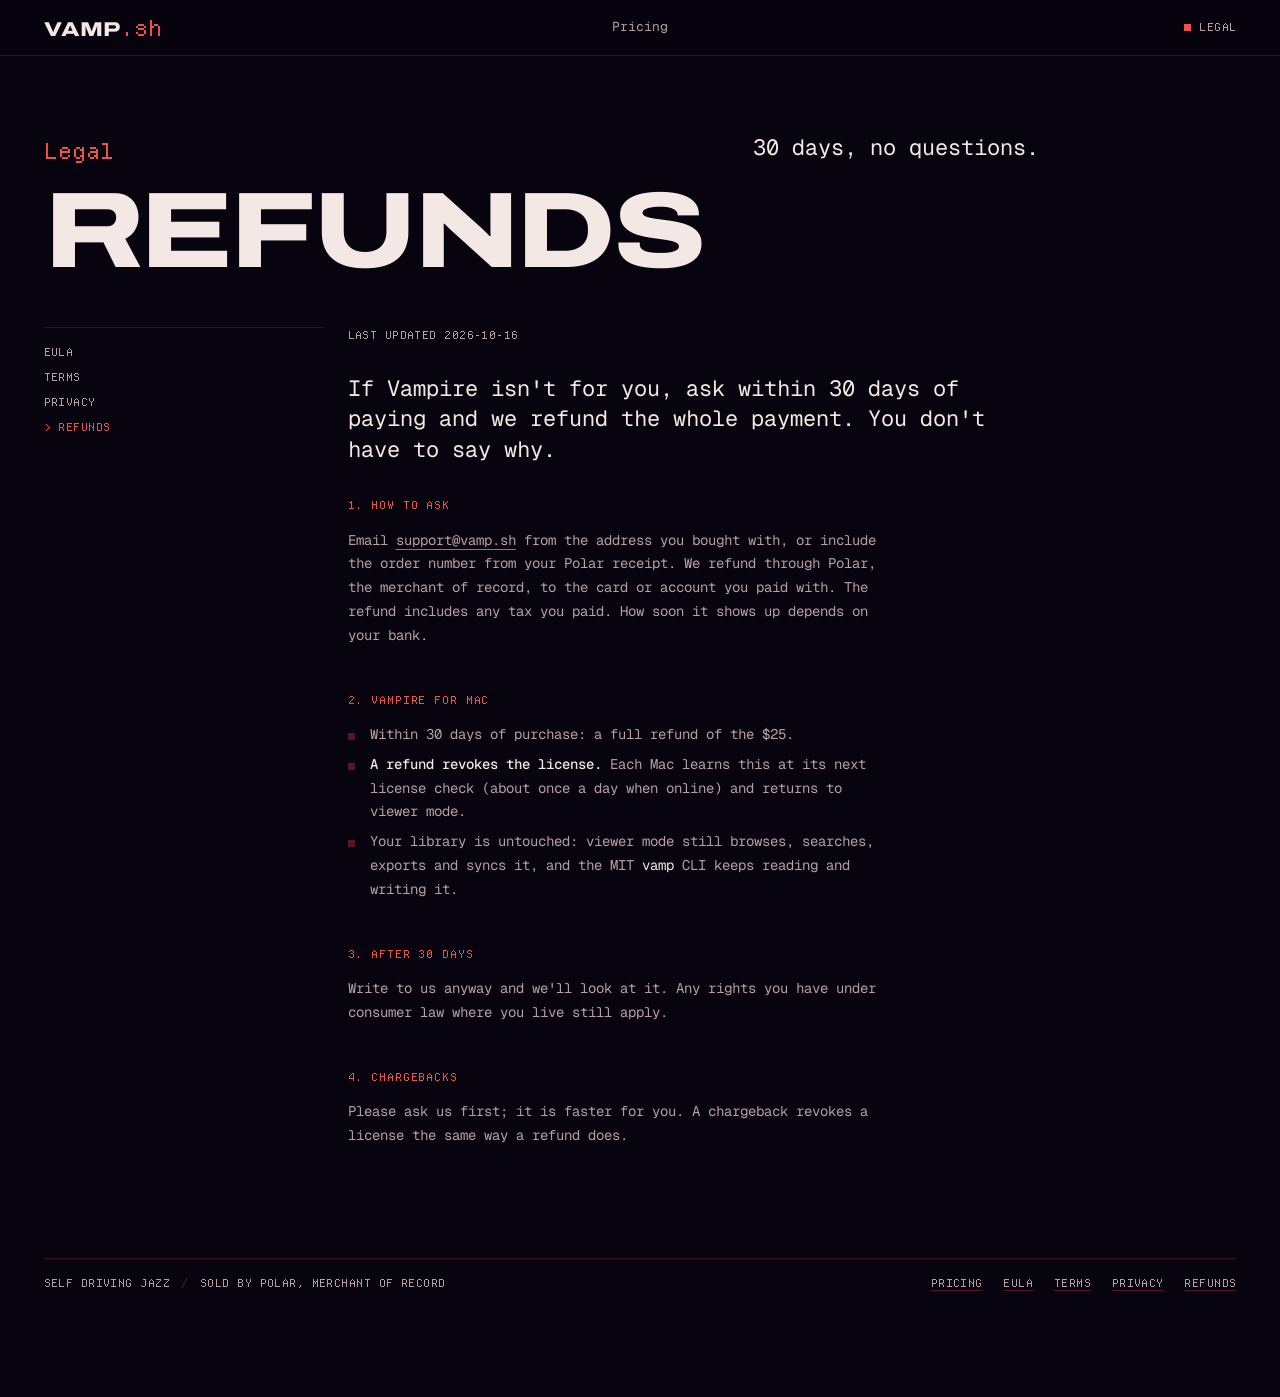
<file: site/legal/refunds.html>
<!doctype html>
<html lang="en">
<head>
<meta charset="utf-8">
<meta name="viewport" content="width=device-width, initial-scale=1">
<title>Refunds — VAMP</title>
<meta name="description" content="Refunds for Vampire for Mac: within 30 days, no questions, through Polar.">
<meta name="theme-color" content="#08040f">
<meta name="color-scheme" content="dark">
<link rel="icon" href="../favicon.ico" sizes="32x32">
<link rel="icon" href="../favicon.svg" type="image/svg+xml">
<link rel="canonical" href="https://vamp.sh/legal/refunds">
<link rel="stylesheet" href="../styles.css">
<link rel="stylesheet" href="../pages.css">
</head>
<body>
<a class="skip" href="#doc">Skip to content</a>

<header class="nav">
  <a class="brand" href="../" aria-label="VAMP, home">VAMP<span>.sh</span></a>
  <nav class="nav-links" aria-label="Site">
    <a href="../pricing">Pricing</a>
  </nav>
  <p class="nav-meta"><span class="dot" aria-hidden="true"></span>Legal</p>
</header>

<main>
  <section class="section page-top" aria-labelledby="doc-title">
    <header class="head">
      <p class="label">Legal</p>
      <h1 id="doc-title">Refunds</h1>
      <p class="line">30 days, no questions.</p>
    </header>
    <div class="doc">
      <nav class="doc-nav" aria-label="Legal">
        <a href="eula">EULA</a>
        <a href="terms">Terms</a>
        <a href="privacy">Privacy</a>
        <a href="refunds" aria-current="page">Refunds</a>
      </nav>
      <article class="prose" id="doc">
        <p class="cap">Last updated 2026-10-16</p>
        <p class="lead">If Vampire isn't for you, ask within 30 days of paying and we refund the whole payment. You don't have to say why.</p>

        <h2>1. How to ask</h2>
        <p>Email <a href="mailto:support@vamp.sh">support@vamp.sh</a> from the address you bought with, or include the order number from your Polar receipt. We refund through Polar, the merchant of record, to the card or account you paid with. The refund includes any tax you paid. How soon it shows up depends on your bank.</p>

        <h2>2. Vampire for Mac</h2>
        <ul>
          <li>Within 30 days of purchase: a full refund of the $25.</li>
          <li><strong>A refund revokes the license.</strong> Each Mac learns this at its next license check (about once a day when online) and returns to viewer mode.</li>
          <li>Your library is untouched: viewer mode still browses, searches, exports and syncs it, and the MIT <code>vamp</code> CLI keeps reading and writing it.</li>
        </ul>

        <h2>3. After 30 days</h2>
        <p>Write to us anyway and we'll look at it. Any rights you have under consumer law where you live still apply.</p>

        <h2>4. Chargebacks</h2>
        <p>Please ask us first; it is faster for you. A chargeback revokes a license the same way a refund does.</p>
      </article>
    </div>
  </section>

  <footer class="foot">
    <div class="foot-row">
      <p class="cap">Self Driving Jazz <i>/</i> sold by Polar, merchant of record</p>
      <p class="cap"><a href="../pricing">Pricing</a> <a href="eula">EULA</a> <a href="terms">Terms</a> <a href="privacy">Privacy</a> <a href="refunds">Refunds</a></p>
    </div>
  </footer>
</main>
</body>
</html>
</file>
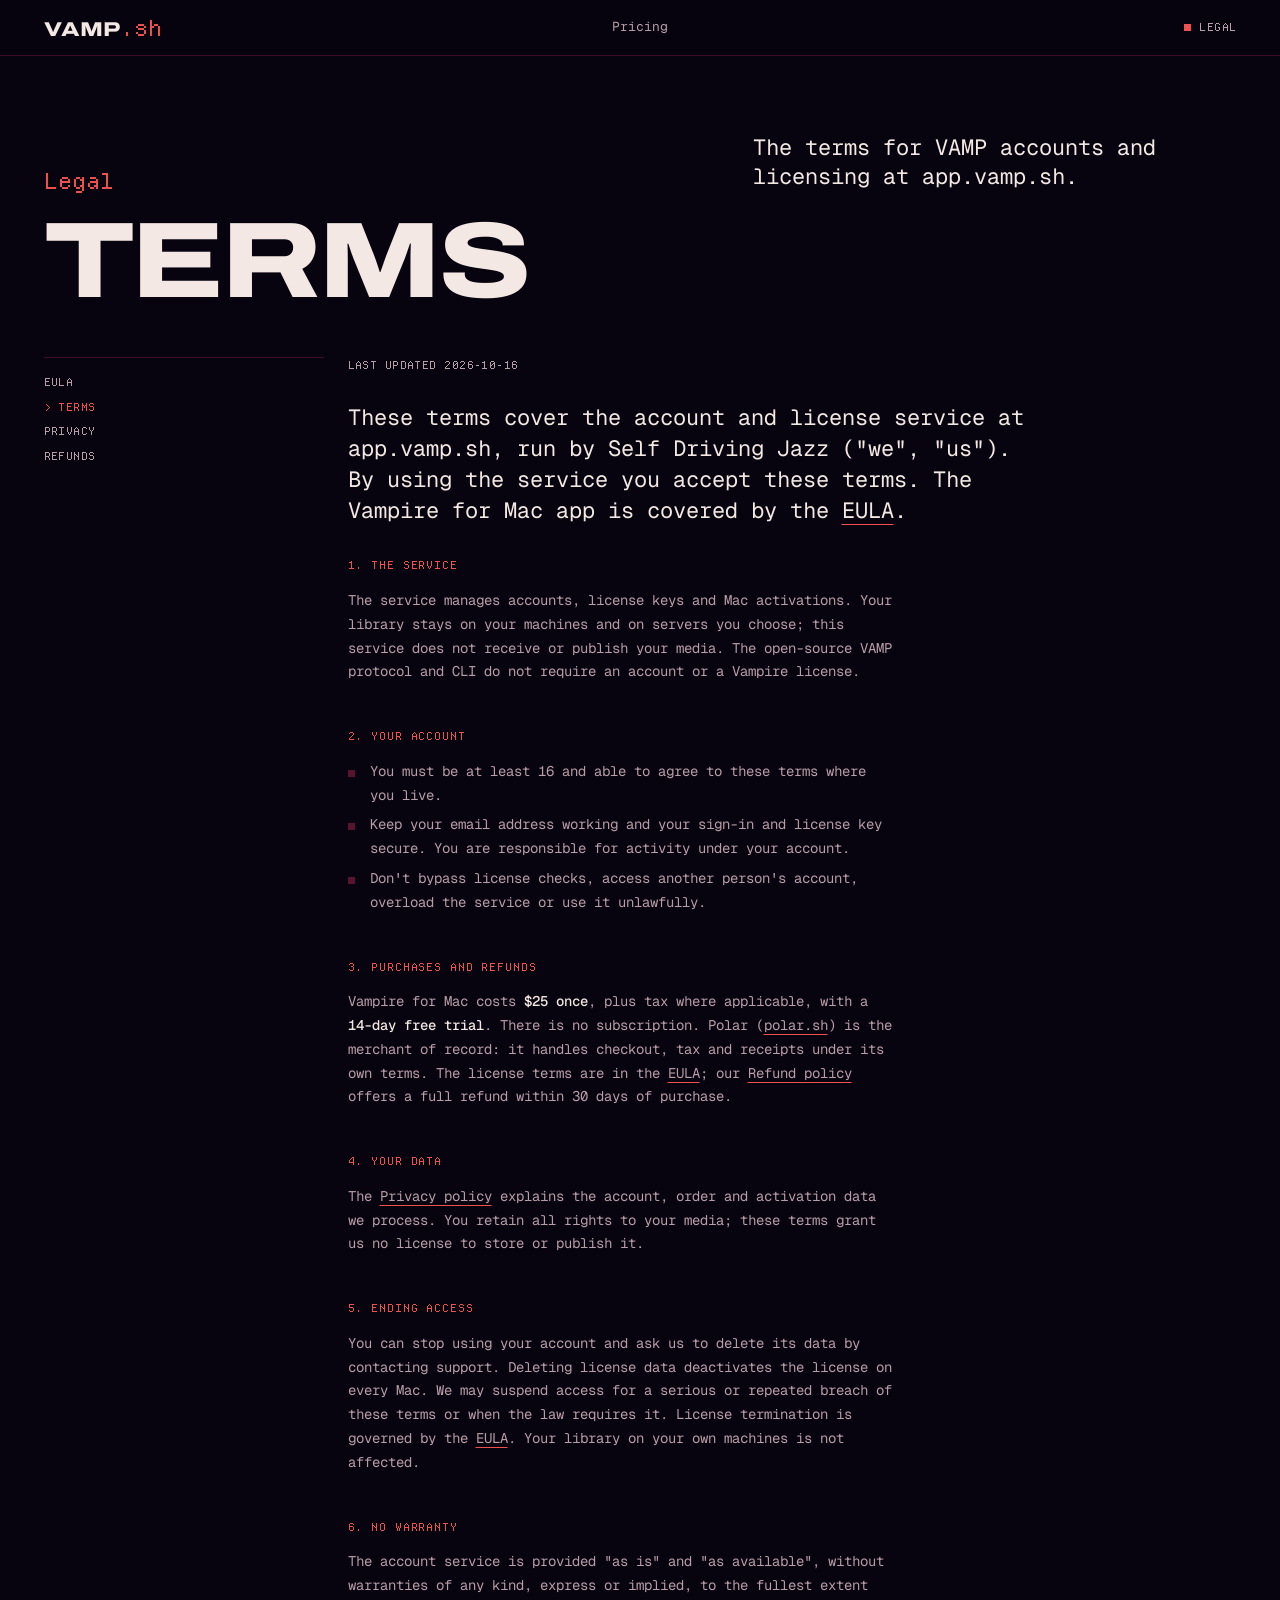
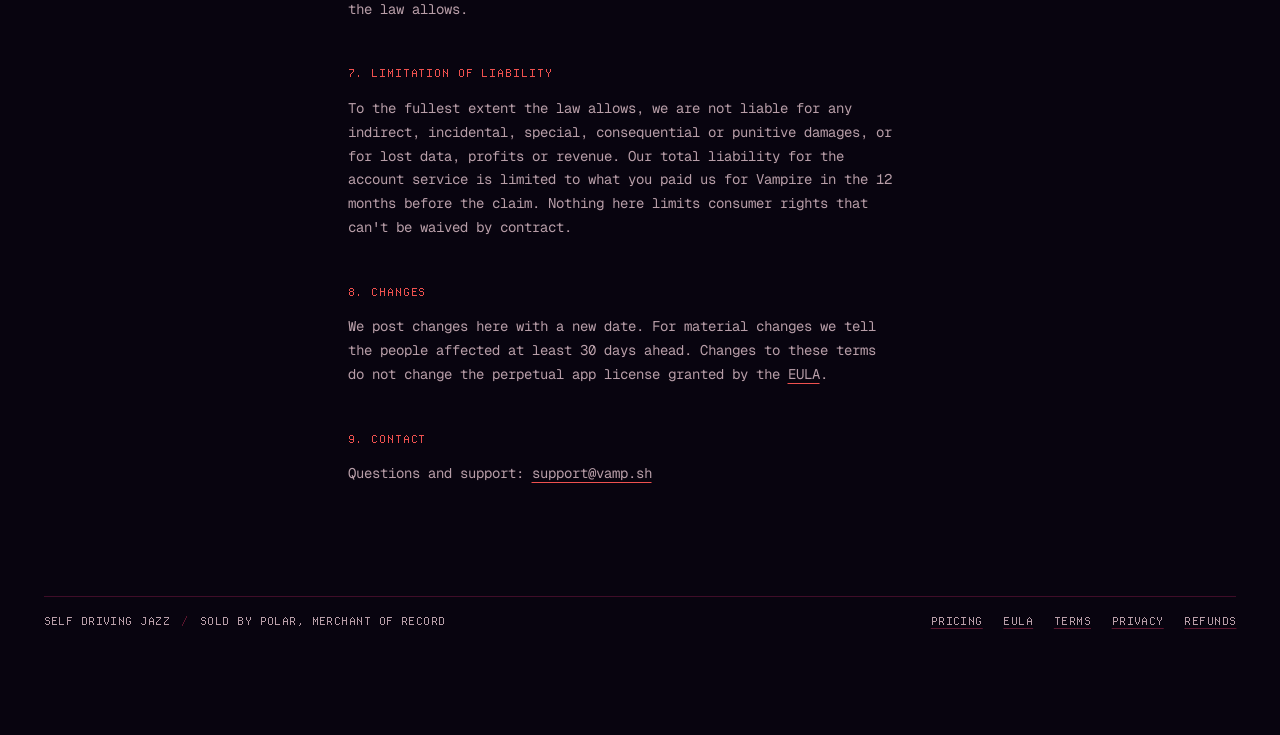
<file: site/legal/terms.html>
<!doctype html>
<html lang="en">
<head>
<meta charset="utf-8">
<meta name="viewport" content="width=device-width, initial-scale=1">
<title>Terms — VAMP</title>
<meta name="description" content="Terms for VAMP accounts and licensing at app.vamp.sh. Vampire for Mac is covered by the EULA; payments and refunds are handled through Polar.">
<meta name="theme-color" content="#08040f">
<meta name="color-scheme" content="dark">
<link rel="icon" href="../favicon.ico" sizes="32x32">
<link rel="icon" href="../favicon.svg" type="image/svg+xml">
<link rel="canonical" href="https://vamp.sh/legal/terms">
<link rel="stylesheet" href="../styles.css">
<link rel="stylesheet" href="../pages.css">
</head>
<body>
<a class="skip" href="#doc">Skip to content</a>

<header class="nav">
  <a class="brand" href="../" aria-label="VAMP, home">VAMP<span>.sh</span></a>
  <nav class="nav-links" aria-label="Site">
    <a href="../pricing">Pricing</a>
  </nav>
  <p class="nav-meta"><span class="dot" aria-hidden="true"></span>Legal</p>
</header>

<main>
  <section class="section page-top" aria-labelledby="doc-title">
    <header class="head">
      <p class="label">Legal</p>
      <h1 id="doc-title">Terms</h1>
      <p class="line">The terms for VAMP accounts and licensing at app.vamp.sh.</p>
    </header>
    <div class="doc">
      <nav class="doc-nav" aria-label="Legal">
        <a href="eula">EULA</a>
        <a href="terms" aria-current="page">Terms</a>
        <a href="privacy">Privacy</a>
        <a href="refunds">Refunds</a>
      </nav>
      <article class="prose" id="doc">
        <p class="cap">Last updated 2026-10-16</p>
        <p class="lead">These terms cover the account and license service at app.vamp.sh, run by Self Driving Jazz ("we", "us"). By using the service you accept these terms. The Vampire for Mac app is covered by the <a href="eula">EULA</a>.</p>

        <h2>1. The service</h2>
        <p>The service manages accounts, license keys and Mac activations. Your library stays on your machines and on servers you choose; this service does not receive or publish your media. The open-source VAMP protocol and CLI do not require an account or a Vampire license.</p>

        <h2>2. Your account</h2>
        <ul>
          <li>You must be at least 16 and able to agree to these terms where you live.</li>
          <li>Keep your email address working and your sign-in and license key secure. You are responsible for activity under your account.</li>
          <li>Don't bypass license checks, access another person's account, overload the service or use it unlawfully.</li>
        </ul>

        <h2>3. Purchases and refunds</h2>
        <p>Vampire for Mac costs <strong>$25 once</strong>, plus tax where applicable, with a <strong>14-day free trial</strong>. There is no subscription. Polar (<a href="https://polar.sh">polar.sh</a>) is the merchant of record: it handles checkout, tax and receipts under its own terms. The license terms are in the <a href="eula">EULA</a>; our <a href="refunds">Refund policy</a> offers a full refund within 30 days of purchase.</p>

        <h2>4. Your data</h2>
        <p>The <a href="privacy">Privacy policy</a> explains the account, order and activation data we process. You retain all rights to your media; these terms grant us no license to store or publish it.</p>

        <h2>5. Ending access</h2>
        <p>You can stop using your account and ask us to delete its data by contacting support. Deleting license data deactivates the license on every Mac. We may suspend access for a serious or repeated breach of these terms or when the law requires it. License termination is governed by the <a href="eula">EULA</a>. Your library on your own machines is not affected.</p>

        <h2>6. No warranty</h2>
        <p>The account service is provided "as is" and "as available", without warranties of any kind, express or implied, to the fullest extent the law allows.</p>

        <h2>7. Limitation of liability</h2>
        <p>To the fullest extent the law allows, we are not liable for any indirect, incidental, special, consequential or punitive damages, or for lost data, profits or revenue. Our total liability for the account service is limited to what you paid us for Vampire in the 12 months before the claim. Nothing here limits consumer rights that can't be waived by contract.</p>

        <h2>8. Changes</h2>
        <p>We post changes here with a new date. For material changes we tell the people affected at least 30 days ahead. Changes to these terms do not change the perpetual app license granted by the <a href="eula">EULA</a>.</p>

        <h2>9. Contact</h2>
        <p>Questions and support: <a href="mailto:support@vamp.sh">support@vamp.sh</a></p>
      </article>
    </div>
  </section>

  <footer class="foot">
    <div class="foot-row">
      <p class="cap">Self Driving Jazz <i>/</i> sold by Polar, merchant of record</p>
      <p class="cap"><a href="../pricing">Pricing</a> <a href="eula">EULA</a> <a href="terms">Terms</a> <a href="privacy">Privacy</a> <a href="refunds">Refunds</a></p>
    </div>
  </footer>
</main>
</body>
</html>
</file>
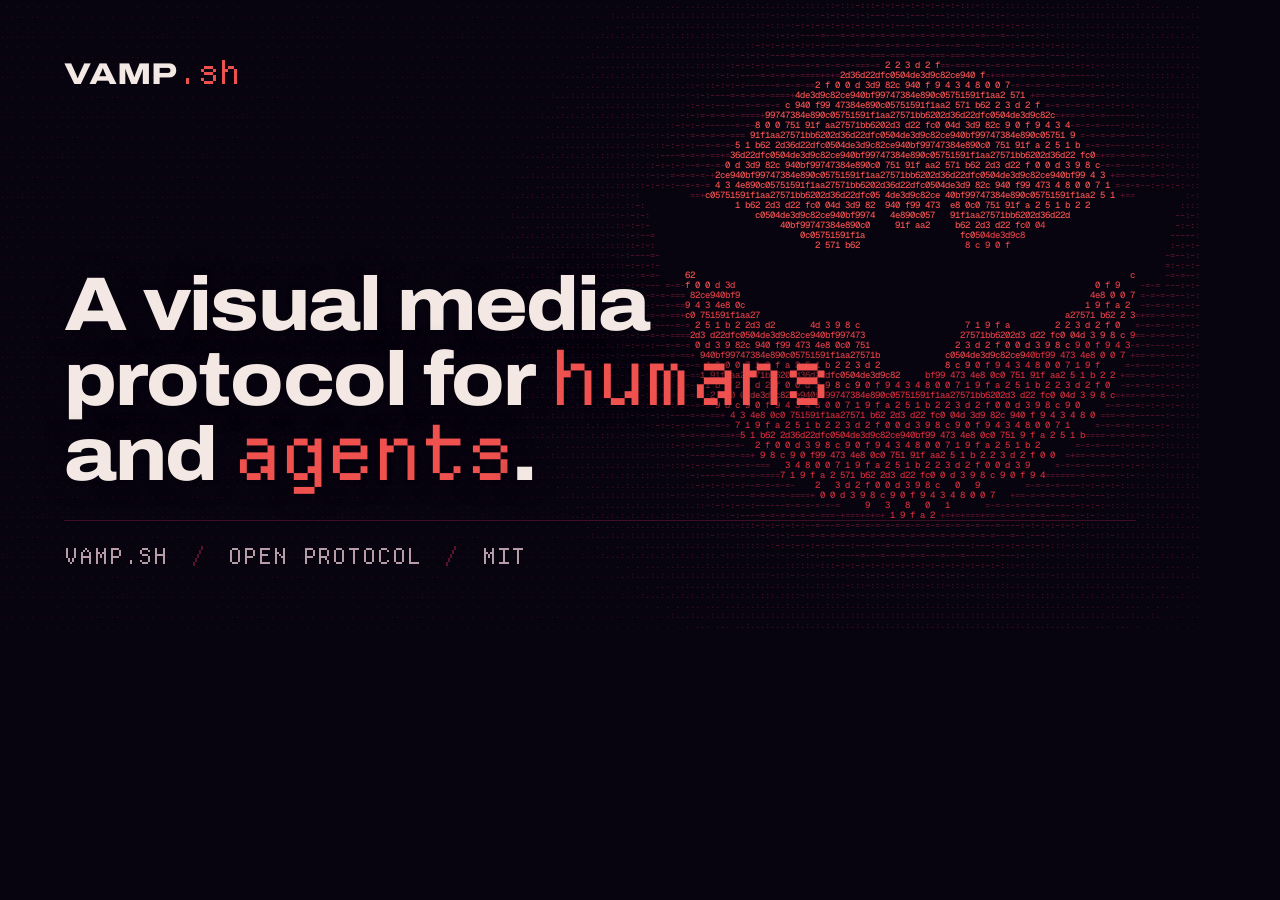
<file: site/tools/og.html>
<!doctype html>
<!-- Open Graph card source. `node tools/build.mjs --og` screenshots this at 1200x630 into ../og.png. -->
<html lang="en">
<head>
<meta charset="utf-8">
<title>og</title>
<link rel="stylesheet" href="../styles.css">
<style>
  html, body { width: 1200px; height: 630px; overflow: hidden; }
  .og { position: relative; isolation: isolate; width: 1200px; height: 630px; padding: 56px 64px; display: grid; grid-template-rows: auto 1fr auto; }
  .og .field { position: absolute; inset: 0; width: 100%; height: 100%; z-index: -1; }
  .og .brand { font-size: 30px; }
  .og .brand span { font-size: 33px; }
  .og h1 { align-self: end; max-width: 10.5em; font: 800 76px/0.96 var(--display); font-stretch: 112%; letter-spacing: -0.025em; padding-bottom: 28px; text-shadow: 0 0 24px var(--ground), 0 0 4px var(--ground); }
  .og .cap { font-size: 22px; border-top: 1px solid var(--aub-2); padding-top: 18px; }
</style>
</head>
<body>
<div class="og">
  <canvas class="field" id="field"></canvas>
  <p class="brand">VAMP<span>.sh</span></p>
  <h1>A visual media protocol for <span class="px">humans</span> and <span class="px">agents</span>.</h1>
  <p class="cap">vamp.sh <i>/</i> open protocol <i>/</i> MIT</p>
</div>
<script src="../bat-mask.js"></script>
<script src="../field.js"></script>
<script>
  document.fonts.load('500 11px "Geist Mono"').then(function () {
    new VampField.Field(document.getElementById('field'), {
      reduced: true, epoch: 0,
      layout: function (w, h) { return { cx: w * 0.76, cy: h * 0.46, r: h * 0.36 }; }
    });
    document.body.dataset.ready = '1';
  });
</script>
</body>
</html>
</file>
<file: site/styles.css>
/* vamp.sh — three faces, three jobs:
   Archivo 800 (display), Geist Mono (everything read), Departure Mono (numbers and labels, on its 11 px grid). */
@font-face {
  font-family: "Archivo";
  src: url("fonts/archivo-800.woff2") format("woff2");
  font-weight: 800;
  font-stretch: 100% 125%;
  font-display: block;
}
@font-face {
  font-family: "Geist Mono";
  src: url("fonts/geist-mono.woff2") format("woff2");
  font-weight: 400 500;
  font-display: block;
}
@font-face {
  font-family: "Departure Mono";
  src: url("fonts/departure-mono.woff2") format("woff2");
  font-weight: 400;
  font-display: block;
}

:root {
  --ground: #08040f;
  --ground-2: #0d0614;
  --aub-1: #290922;
  --aub-2: #3f0d28;
  --aub-3: #59142d;
  --coral: #ef514f;
  --crimson: #ce2b39;
  --ink: #000;
  --paper: #f3e8e3;
  --muted: #b89ea8;

  --display: "Archivo", "Helvetica Neue", Arial, sans-serif;
  --mono: "Geist Mono", ui-monospace, "SF Mono", Menlo, monospace;
  --pixel: "Departure Mono", "Geist Mono", ui-monospace, monospace;

  /* type scale */
  --d1: clamp(44px, 6.2vw, 104px);
  --d2: clamp(52px, 8.4vw, 136px);
  --d3: 22px;
  --m: 13px;
  --px-s: 11px;
  --px-m: 22px;
  --px-l: 44px;
  --px-xl: 88px;

  /* space */
  --pad: clamp(20px, 3.4vw, 48px);
  --gap: clamp(16px, 1.8vw, 28px);
  --section: clamp(96px, 11vw, 168px);
  --nav-h: 56px;
}

*, *::before, *::after { box-sizing: border-box; }
html { background: var(--ground); color-scheme: dark; scroll-behavior: smooth; scroll-padding-top: calc(var(--nav-h) + 16px); }
body {
  margin: 0; background: var(--ground); color: var(--paper);
  font: 400 var(--m)/1.6 var(--mono);
  -webkit-font-smoothing: antialiased;
}
h1, h2, h3, p, pre, ol { margin: 0; }
ol { padding: 0; list-style: none; }
a { color: inherit; text-decoration: underline 1px var(--coral); text-underline-offset: 0.25em; }
a:hover { color: var(--coral); }
:focus-visible { outline: 2px solid var(--coral); outline-offset: 3px; }
code { font: inherit; }
i { font-style: normal; color: var(--aub-3); padding: 0 0.35em; }
.skip { position: absolute; left: -999px; top: 8px; z-index: 50; background: var(--coral); color: var(--ink); padding: 8px 12px; }
.skip:focus { left: 8px; }

/* roles */
.px { font-family: var(--pixel); font-weight: 400; font-stretch: 100%; letter-spacing: -0.02em; color: var(--coral); }
.cap { font-family: var(--pixel); font-size: var(--px-s); line-height: 1.6; letter-spacing: 0.04em; text-transform: uppercase; color: var(--muted); }
.cap a { text-decoration-color: var(--aub-3); margin-left: 1.2em; }
.cap a:first-child { margin-left: 0; }
.code {
  font-family: var(--mono); font-size: var(--m); line-height: 1.6; color: var(--muted);
  white-space: pre-wrap; overflow-wrap: anywhere;
}
.code b { color: var(--coral); font-weight: 400; }
.code span { color: var(--muted); }

/* ── nav ── */
.nav {
  position: sticky; top: 0; z-index: 20; height: var(--nav-h);
  display: grid; grid-template-columns: 1fr auto 1fr; align-items: center; gap: var(--gap);
  padding: 0 var(--pad); background: rgba(8, 4, 15, 0.94); border-bottom: 1px solid var(--aub-2);
}
.brand { font: 800 20px/1 var(--display); font-stretch: 125%; text-decoration: none; justify-self: start; }
.brand span { font: 400 var(--px-m)/1 var(--pixel); color: var(--coral); }
.nav-links { display: flex; gap: 32px; }
.nav-links a { text-decoration: none; color: var(--muted); }
.nav-links a:hover { color: var(--paper); }
.nav-meta { justify-self: end; font: 400 var(--px-s)/1 var(--pixel); letter-spacing: 0.04em; text-transform: uppercase; color: var(--muted); display: flex; align-items: center; gap: 8px; }
.dot { width: 7px; height: 7px; background: var(--coral); }

/* ── hero ── */
.hero {
  position: relative; isolation: isolate; overflow: hidden;
  min-height: max(640px, calc(100svh - var(--nav-h)));
  display: grid; grid-template-columns: repeat(12, minmax(0, 1fr)); grid-template-rows: auto 1fr;
  column-gap: var(--gap); padding: 32px var(--pad) 112px;
}
.field { position: absolute; inset: 0; width: 100%; height: 100%; z-index: -1; }
/* Centered in the space between the nav and the HUMAN | MACHINE pill, level with the moon. */
.hero-copy { grid-column: 1 / span 7; grid-row: 1 / -1; align-self: center; min-width: 0; }
.hero h1 {
  font: 800 var(--d1)/0.98 var(--display); font-stretch: 112%; letter-spacing: -0.022em;
  text-wrap: balance; text-shadow: 0 0 24px var(--ground), 0 0 4px var(--ground);
}
.hero h1 .px { font-size: 0.9em; }
/* The install one-liner: one terminal line in a pill, copied exactly by the button (app.js). */
.install { margin-top: clamp(28px, 3.2vw, 48px); display: grid; grid-template-columns: minmax(0, 1fr); gap: 12px; justify-items: start; }
.install-cmd {
  display: flex; align-items: center; gap: 12px; max-width: 100%;
  padding: 5px 5px 5px 18px; background: var(--ink); border: 1px solid var(--aub-2); border-radius: 21px;
  font: 400 clamp(var(--m), 1.05vw, 15px)/1.5 var(--mono); color: var(--paper);
}
.install-cmd .prompt { color: var(--coral); user-select: none; -webkit-user-select: none; }
/* One click selects the whole command, for copying by hand. */
.install-cmd code { min-width: 0; white-space: nowrap; overflow: hidden; text-overflow: ellipsis; cursor: text; user-select: all; -webkit-user-select: all; }
.install-cmd code::selection { background: var(--coral); color: var(--ink); }
.copy {
  all: unset; box-sizing: border-box; flex: none; margin-left: auto; cursor: pointer; user-select: none; -webkit-user-select: none;
  display: grid; padding: 10px 14px; border-radius: 999px; background: var(--aub-2); color: var(--coral);
  font: 400 var(--px-s)/1 var(--pixel); letter-spacing: 0.08em; text-transform: uppercase;
}
/* Both labels share one cell, so Copy -> Copied never changes the pill's width. */
.copy > span { grid-area: 1 / 1; text-align: center; }
.copy > span + span, .copy.done > span:first-child { visibility: hidden; }
.copy.done > span + span { visibility: visible; }
.copy:hover { color: var(--paper); }
.copy.done { background: var(--coral); color: var(--ink); }
.copy:focus-visible { outline: 2px solid var(--coral); outline-offset: 2px; }
.sr-only { position: absolute; width: 1px; height: 1px; margin: -1px; padding: 0; overflow: hidden; clip: rect(0 0 0 0); white-space: nowrap; border: 0; }
/* The stepper: an instrument under the moon (positioned from the field's geometry in app.js). */
.stepper { position: absolute; left: 75%; top: 80%; transform: translateX(-50%); display: flex; align-items: center; gap: 12px; }
.beats { display: flex; gap: 4px; }
.beats li { width: 33px; height: 22px; display: grid; place-items: center; font: 400 var(--px-s)/1 var(--pixel); color: var(--muted); border: 1px solid var(--aub-2); background: var(--ground); }
.beats li.on { background: var(--coral); border-color: var(--coral); color: var(--ink); }

/* ── sections: label, one line, one artifact ── */
.section { padding: var(--section) var(--pad) 0; }
.head { display: grid; grid-template-columns: repeat(12, minmax(0, 1fr)); column-gap: var(--gap); align-items: end; margin-bottom: 48px; }
.label { grid-column: 1 / span 6; grid-row: 1; align-self: end; font: 400 var(--px-m)/1 var(--pixel); color: var(--coral); margin-bottom: 24px; }
.head h2 { grid-column: 1 / -1; grid-row: 2; font: 800 var(--d2)/0.86 var(--display); font-stretch: 125%; letter-spacing: -0.03em; text-transform: uppercase; }
.line { grid-column: 8 / -1; grid-row: 1; align-self: end; margin-bottom: 24px; font: 400 var(--d3)/1.35 var(--mono); color: var(--paper); max-width: 36ch; text-wrap: pretty; }
.note { margin-top: 20px; }
.cut { color: var(--coral); }
.card { background: var(--ink); border: 1px solid var(--aub-2); padding: 20px 22px; }
.card .cmd { color: var(--paper); }
mark { background: var(--aub-2); color: var(--coral); padding: 0 2px; }

/* 01 · keep */
.keep { display: grid; grid-template-columns: repeat(12, minmax(0, 1fr)); column-gap: var(--gap); align-items: start; }
.keep > div { display: grid; gap: 10px; min-width: 0; }
.keep > div:first-child { grid-column: 1 / span 7; }
.keep > div:last-child { grid-column: 8 / -1; }

/* 02 · deliver (terminal) */
.session { display: grid; grid-template-columns: repeat(12, minmax(0, 1fr)); column-gap: var(--gap); align-items: start; }
.steps { grid-column: 1 / span 3; border-top: 1px solid var(--aub-2); }
.steps li { border-bottom: 1px solid var(--aub-2); }
.steps button {
  all: unset; box-sizing: border-box; cursor: pointer; width: 100%;
  display: flex; align-items: baseline; gap: 14px; padding: 14px 0; color: var(--muted);
}
.steps button:focus-visible { outline: 2px solid var(--coral); outline-offset: -2px; }
.steps .n { font: 400 var(--px-m)/1 var(--pixel); }
.steps .where { margin-left: auto; font: 400 var(--px-s)/1 var(--pixel); letter-spacing: 0.04em; text-transform: uppercase; color: var(--muted); }
.steps li.done button { color: var(--paper); }
.steps li.on button, .steps li.on .where { color: var(--coral); }
.term { grid-column: 4 / -1; min-width: 0; background: var(--ink); border: 1px solid var(--aub-2); }
.term-bar { display: flex; align-items: center; gap: 12px; padding: 10px 16px; border-bottom: 1px solid var(--aub-1); font: 400 var(--px-s)/1.6 var(--pixel); letter-spacing: 0.04em; text-transform: uppercase; color: var(--muted); }
.sq { width: 9px; height: 9px; background: var(--coral); }
.term-body {
  height: 520px; overflow: hidden auto; padding: 18px 20px 22px;
  font: 400 var(--m)/1.6 var(--mono); color: var(--muted); white-space: pre-wrap; overflow-wrap: anywhere;
  scrollbar-width: thin; scrollbar-color: var(--aub-2) transparent;
}
.term-body .cmd { color: var(--paper); }
.host { font-family: var(--pixel); color: var(--muted); margin-right: 0.5em; }
.prompt, .err { color: var(--coral); }
.exit { color: var(--muted); }
.caret { display: inline-block; width: 0.6em; height: 1.15em; background: var(--coral); vertical-align: -0.2em; }
.j-s { color: var(--paper); }
.j-n, .j-l { color: var(--coral); }
.j-cut { color: var(--coral); background: var(--aub-1); padding: 0 2px; }

/* 03 · transform */
.transform { display: grid; grid-template-columns: repeat(12, minmax(0, 1fr)); column-gap: var(--gap); align-items: start; }
.specimen { grid-column: 1 / span 5; margin: 0; }
.specimen img { display: block; width: 100%; height: auto; border: 1px solid var(--aub-2); }
.swatches { display: flex; height: 22px; margin: 10px 0 14px; outline: 1px solid var(--aub-2); outline-offset: -1px; }
.tag { color: var(--coral); border: 1px solid var(--aub-3); padding: 1px 6px; margin-left: 4px; }
.transform-code { grid-column: 6 / -1; min-width: 0; display: grid; gap: 10px; }
.transform-code .card + .cap { margin-top: 14px; }
#spec-code, #inspect-code { white-space: pre; overflow-x: auto; font-size: 12px; }

/* 04 · share */
.share { display: grid; grid-template-columns: repeat(12, minmax(0, 1fr)); column-gap: var(--gap); align-items: start; }
.log { grid-column: 1 / span 8; border-collapse: collapse; font: 400 var(--m)/1.6 var(--mono); }
.log caption { text-align: left; padding-bottom: 10px; }
.log th { text-align: left; font: 400 var(--px-s)/1.6 var(--pixel); letter-spacing: 0.04em; text-transform: uppercase; color: var(--muted); padding: 8px 24px 8px 0; border-bottom: 1px solid var(--aub-2); }
.log td { padding: 9px 24px 9px 0; border-bottom: 1px solid var(--aub-1); color: var(--muted); white-space: nowrap; }
.log td:first-child { font-family: var(--pixel); }
.log td:nth-child(3) { color: var(--paper); }
.log tr.hot td { color: var(--coral); background: var(--ground-2); }
.allow { grid-column: 9 / -1; min-width: 0; display: grid; gap: 10px; }

/* 05 · vampire */
.vampire { display: grid; grid-template-columns: 112px minmax(0, 1fr); column-gap: 32px; align-items: end; }
.vampire img { border-radius: 24px; display: block; margin-bottom: 52px; }
.vampire .head { grid-template-columns: repeat(11, minmax(0, 1fr)); margin-bottom: 40px; }
.vampire .line { grid-column: 6 / -1; }

/* footer: spec */
.foot { padding: var(--section) var(--pad) 104px; }
.spec { display: grid; grid-template-columns: repeat(12, minmax(0, 1fr)); column-gap: var(--gap); padding: 24px 0 64px; border-top: 1px solid var(--aub-2); }
.spec > .cap { grid-column: 1 / span 2; color: var(--coral); }
.spec-line { grid-column: 3 / span 4; color: var(--paper); max-width: 40ch; }
.spec-roots { grid-column: 7 / -1; list-style: none; margin: 0; padding: 0; columns: 3; column-gap: var(--gap); color: var(--muted); }
.spec-roots li { padding: 2px 0; }
.foot-word { font: 800 clamp(72px, 23vw, 380px)/0.74 var(--display); font-stretch: 125%; letter-spacing: -0.045em; color: var(--aub-2); border-bottom: 1px solid var(--aub-2); padding-bottom: 14px; }
.foot-row { display: flex; justify-content: space-between; flex-wrap: wrap; gap: 12px 32px; padding-top: 16px; }

/* HUMAN | MACHINE */
.toggle { position: static; width: max-content; margin: 0 auto 32px; display: flex; gap: 2px; padding: 3px; background: var(--ink); border: 1px solid var(--aub-2); border-radius: 999px; }
.toggle button {
  all: unset; cursor: pointer; padding: 8px 16px; border-radius: 999px;
  font: 400 var(--px-s)/1 var(--pixel); letter-spacing: 0.08em; text-transform: uppercase; color: var(--muted);
}
.toggle button:hover { color: var(--paper); }
.toggle button[aria-pressed="true"] { background: var(--aub-2); color: var(--coral); }
.toggle button:focus-visible { outline: 2px solid var(--coral); outline-offset: 1px; }

/* machine view */
body[data-view="machine"] .nav { display: none; }
.machine { min-height: 100vh; padding: 48px var(--pad) 120px; }
.machine-doc { max-width: 96ch; margin: 0 auto; font: 400 13.5px/1.62 var(--mono); color: var(--coral); white-space: pre-wrap; overflow-wrap: anywhere; }
.machine-doc .h { color: var(--paper); font-weight: 500; }
.machine-doc .art { display: block; color: var(--crimson); line-height: 1.16; white-space: pre; overflow: hidden; font-size: min(1em, calc((100vw - 2 * var(--pad)) / 46)); }
.machine-doc a { color: var(--coral); text-decoration-color: var(--aub-3); }
.machine-doc a:hover { color: var(--paper); }

/* 404 */
.lost { min-height: 100svh; display: grid; grid-template-rows: auto 1fr auto; padding: 32px var(--pad); position: relative; isolation: isolate; overflow: hidden; }
.lost h1 { align-self: end; font: 800 var(--d2)/0.86 var(--display); font-stretch: 125%; letter-spacing: -0.03em; text-transform: uppercase; padding-bottom: 32px; }
.lost h1 .px { font-size: 0.92em; }


@media (prefers-reduced-motion: reduce) {
  html { scroll-behavior: auto; }
}

/* ── tablet ── */
@media (max-width: 1100px) {
  .hero-copy { grid-column: 1 / span 6; }
  .line { grid-column: 1 / -1; grid-row: 3; margin: 24px 0 0; max-width: 40ch; }
  .label { grid-column: 1 / -1; }
  .keep > div:first-child, .keep > div:last-child { grid-column: 1 / -1; }
  .keep > div:last-child { margin-top: 24px; }
  .vampire .line { grid-column: 1 / -1; }
  .steps { grid-column: 1 / span 4; }
  .term { grid-column: 5 / -1; }
  .log { grid-column: 1 / -1; }
  .allow { grid-column: 1 / span 8; margin-top: 32px; }
  .spec > .cap { grid-column: 1 / -1; margin-bottom: 12px; }
  .spec-line { grid-column: 1 / span 5; }
  .spec-roots { grid-column: 6 / -1; columns: 2; }
}
@media (max-width: 860px) {
  .nav { grid-template-columns: 1fr auto; }
  .nav-links { display: none; }
  .session .steps, .session .term { grid-column: 1 / -1; }
  .steps { display: grid; grid-template-columns: repeat(2, minmax(0, 1fr)); column-gap: 16px; margin-bottom: 20px; }
  .specimen, .transform-code { grid-column: 1 / -1; }
  .transform-code { margin-top: 32px; }
  .allow { grid-column: 1 / -1; }
  .spec-line, .spec-roots { grid-column: 1 / -1; }
  .spec-roots { margin-top: 20px; }
}
/* ── phone ── */
@media (max-width: 600px) {
  :root { --m: 12px; --d3: 18px; --d2: 11.4vw; }
  .hero { min-height: calc(100svh - var(--nav-h)); padding-top: 20px; padding-bottom: 104px; grid-template-rows: 84vw 1fr; }
  .hero-copy { grid-column: 1 / -1; grid-row: 2; align-self: center; }
  .hero h1 { font-size: 40px; line-height: 1; }
  .install { margin-top: 24px; }
  /* The command stays on one line; narrow screens show an ellipsis (Copy still copies all of it). */
  .install-cmd { padding-left: 14px; gap: 8px; }
  .copy { padding: 10px; }
  .head { margin-bottom: 32px; }
  .vampire img { margin-bottom: 0; }
  .card { padding: 14px; }
  .steps { grid-template-columns: 1fr 1fr; }
  .steps .where { display: none; }
  .term-body { height: 440px; padding: 14px; }
  .log { display: block; overflow-x: auto; }
  .log th, .log td { padding-right: 14px; }
  .log th:nth-child(4), .log td:nth-child(4) { display: none; }
  .vampire { grid-template-columns: 1fr; }
  .vampire img { width: 72px; height: 72px; border-radius: 16px; margin: 0 0 24px; }
  .spec-roots { columns: 2; }
  .foot { padding-bottom: 112px; }
  .foot-row { flex-direction: column; }
  .machine { padding-top: 28px; }
  .machine-doc { font-size: 11.5px; }
}
</file>
<file: site/waitlist.css>
.hosted-copy { max-width: 56ch; color: var(--muted); margin-bottom: 24px; }
.hosted-copy strong { color: var(--paper); font-weight: 500; }
.waitlist { max-width: 640px; min-width: 0; }
.waitlist label { display: block; margin-bottom: 10px; }
.waitlist-row { display: flex; flex-wrap: wrap; gap: 12px; }
.waitlist input[type="email"] { flex: 1 1 220px; min-width: 0; width: 100%; min-height: 48px; border: 1px solid var(--aub-3); border-radius: 0; padding: 12px 14px; background: var(--ink); color: var(--paper); font: 16px/1.4 var(--mono); }
.waitlist button { min-height: 48px; padding: 14px 20px; border: 1px solid var(--coral); border-radius: 999px; background: var(--coral); color: var(--ink); cursor: pointer; font: 400 var(--px-s)/1.3 var(--pixel); letter-spacing: .04em; text-transform: uppercase; }
.waitlist button:hover { background: var(--paper); border-color: var(--paper); }
.waitlist button:disabled { opacity: .65; cursor: wait; }
.waitlist input:focus-visible, .waitlist button:focus-visible { outline: 2px solid var(--paper); outline-offset: 4px; }
.waitlist-privacy { color: var(--muted); font: 12px/1.7 var(--mono); margin-top: 14px; }
.waitlist-status { font: 14px/1.6 var(--mono); color: var(--paper); margin-top: 14px; overflow-wrap: anywhere; }
.waitlist-status[data-error] { color: var(--coral); }
.waitlist-trap { position: absolute; left: -10000px; width: 1px; height: 1px; overflow: hidden; }
.plan.hosted-plan { grid-column: span 4; }
.hosted-plan .waitlist-row { flex-direction: column; }
.hosted-plan .waitlist input[type="email"] { flex-basis: auto; }
.hosted-plan .hosted-copy { margin-bottom: 0; }
@media (max-width: 800px) { .plan.hosted-plan { grid-column: 1 / -1; } }
@media (max-width: 420px) { .waitlist-row { flex-direction: column; } .waitlist input[type="email"] { flex-basis: auto; } }
.waitlist-verification:not(:empty) { margin-top: 16px; }
</file>
<file: prototypes/human-machine/styles.css>
@font-face {
  font-family: "Archivo";
  src: url("fonts/Archivo-VF.woff2") format("woff2");
  font-weight: 100 900;
  font-stretch: 62% 125%;
  font-display: swap;
}
@font-face {
  font-family: "Geist Mono";
  src: url("fonts/GeistMono-VF.woff2") format("woff2");
  font-weight: 100 900;
  font-display: swap;
}
@font-face {
  font-family: "Departure Mono";
  src: url("fonts/DepartureMono-Regular.woff2") format("woff2");
  font-weight: 400;
  font-display: swap;
}

:root {
  --ground: #08040f;
  --ground-2: #0d0614;
  --aub-1: #290922;
  --aub-2: #3f0d28;
  --aub-3: #59142d;
  --coral: #ef514f;
  --crimson: #ce2b39;
  --ink: #000;
  --paper: #f3e8e3;
  --muted: #b89ea8;
  --rule: #3f0d28;

  --sans: "Archivo", "Helvetica Neue", Arial, sans-serif;
  --mono: "Geist Mono", ui-monospace, "SF Mono", Menlo, monospace;
  --pixel: "Departure Mono", "Geist Mono", ui-monospace, monospace;

  --pad: clamp(20px, 3.4vw, 48px);
  --gap: clamp(16px, 1.8vw, 28px);
  --nav-h: 56px;
}

*, *::before, *::after { box-sizing: border-box; }
html { background: var(--ground); color-scheme: dark; scroll-behavior: smooth; scroll-padding-top: calc(var(--nav-h) + 12px); }
@media (prefers-reduced-motion: reduce) { html { scroll-behavior: auto; } }
body {
  margin: 0;
  background: var(--ground);
  color: var(--paper);
  font-family: var(--sans);
  font-size: 17px;
  line-height: 1.55;
  font-stretch: 100%;
  -webkit-font-smoothing: antialiased;
  text-rendering: optimizeLegibility;
}
a { color: inherit; text-decoration-color: var(--coral); text-underline-offset: 0.2em; text-decoration-thickness: 1px; }
a:hover { color: var(--coral); }
:focus-visible { outline: 2px solid var(--coral); outline-offset: 3px; }
code { font-family: var(--mono); font-size: 0.86em; color: var(--paper); }
p { margin: 0; }
h1, h2, h3 { margin: 0; font-weight: 800; }
pre { margin: 0; }
.sep { color: var(--aub-3); padding: 0 0.15em; }
.pix { font-family: var(--pixel); font-weight: 400; letter-spacing: 0; }
.pix-label { font-family: var(--pixel); font-size: 11px; line-height: 1.6; text-transform: uppercase; letter-spacing: 0.04em; color: var(--muted); }

.skip { position: absolute; left: -999px; top: 8px; background: var(--coral); color: var(--ink); padding: 8px 12px; z-index: 50; }
.skip:focus { left: 8px; }

/* ── nav ─────────────────────────────────────────────── */
.nav {
  position: sticky; top: 0; z-index: 20;
  height: var(--nav-h);
  display: grid; grid-template-columns: 1fr auto 1fr; align-items: center; gap: var(--gap);
  padding: 0 var(--pad);
  background: rgba(8, 4, 15, 0.92);
  border-bottom: 1px solid var(--rule);
}
.brand { display: inline-flex; align-items: baseline; gap: 1px; text-decoration: none; justify-self: start; }
.brand-word { font-weight: 900; font-stretch: 125%; font-size: 21px; letter-spacing: -0.01em; line-height: 1; }
.brand-tld { font-family: var(--pixel); font-size: 22px; line-height: 1; color: var(--coral); }
.nav-links { display: flex; gap: clamp(14px, 2.2vw, 34px); font-family: var(--mono); font-size: 13px; }
.nav-links a { text-decoration: none; color: var(--paper); }
.nav-links a .pix { color: var(--coral); font-size: 11px; margin-right: 4px; }
.nav-links a:hover { color: var(--coral); }
.nav-status { justify-self: end; font-family: var(--pixel); font-size: 11px; text-transform: uppercase; letter-spacing: 0.04em; color: var(--muted); display: flex; align-items: center; gap: 8px; }
.dot { width: 7px; height: 7px; background: var(--coral); display: inline-block; }

/* ── hero ────────────────────────────────────────────── */
.hero {
  position: relative;
  min-height: max(680px, calc(100svh - var(--nav-h)));
  display: flex;
  overflow: hidden;
  isolation: isolate;
}
.field { position: absolute; inset: 0; width: 100%; height: 100%; z-index: -1; image-rendering: pixelated; }
.hero-inner {
  width: 100%;
  padding: clamp(24px, 3vw, 40px) var(--pad) 76px;
  display: grid;
  grid-template-columns: repeat(12, minmax(0, 1fr));
  grid-template-rows: auto 1fr auto auto;
  column-gap: var(--gap);
}
.kicker { grid-column: 1 / span 4; grid-row: 1; font-family: var(--mono); font-size: 13px; line-height: 1.5; color: var(--muted); max-width: 34ch; }
.kicker dfn { font-style: normal; font-family: var(--pixel); font-size: 22px; color: var(--paper); margin-right: 6px; vertical-align: -2px; }
.kicker-pos { font-style: italic; color: var(--paper); margin-right: 4px; }
.hero h1 {
  grid-column: 1 / span 7; grid-row: 3;
  font-size: clamp(38px, 4.5vw, 76px);
  font-stretch: 112%;
  font-weight: 800;
  line-height: 0.97;
  letter-spacing: -0.022em;
  text-wrap: balance;
  padding-bottom: clamp(28px, 4vw, 56px);
  text-shadow: 0 0 24px var(--ground), 0 0 4px var(--ground);
}
.mach {
  font-family: var(--pixel);
  font-weight: 400;
  font-size: 0.9em;
  letter-spacing: -0.02em;
  color: var(--coral);
  font-stretch: 100%;
}
.hero-foot {
  grid-column: 1 / -1; grid-row: 4;
  display: grid; grid-template-columns: repeat(4, minmax(0, 1fr)); column-gap: var(--gap);
  border-top: 1px solid var(--rule);
  padding-top: 16px;
  font-size: 14px; line-height: 1.5; color: var(--muted);
  background: linear-gradient(to bottom, rgba(8,4,15,0.0), rgba(8,4,15,0.75) 30%);
}
.hero-foot p { max-width: 36ch; }
.hero-foot code { color: var(--paper); }
.idx { font-family: var(--pixel); font-size: 11px; color: var(--coral); display: block; margin-bottom: 6px; }
.counter { display: grid; gap: 8px; justify-items: end; text-align: right; }
.counter-bar { display: flex; align-items: baseline; gap: 10px; }
.counter-bar .pix { font-size: 44px; line-height: 0.8; color: var(--paper); font-variant-numeric: tabular-nums; }
.beats { display: flex; gap: 4px; list-style: none; margin: 0; padding: 0; }
.beats li {
  width: 33px; height: 22px; display: grid; place-items: center;
  font-family: var(--pixel); font-size: 11px; color: var(--muted);
  border: 1px solid var(--aub-2);
}
.beats li.on { background: var(--coral); color: var(--ink); border-color: var(--coral); }

/* ── tape ────────────────────────────────────────────── */
.tape { border-block: 1px solid var(--rule); overflow: hidden; background: var(--ground-2); }
.tape-track { display: flex; width: max-content; animation: tape 60s linear infinite; }
.tape.paused .tape-track { animation-play-state: paused; }
.tape-track span { font-family: var(--pixel); font-size: 11px; letter-spacing: 0.02em; padding: 10px 18px; color: var(--muted); white-space: nowrap; border-right: 1px solid var(--aub-1); }
.tape-track span b { color: var(--coral); font-weight: 400; margin-right: 8px; }
@keyframes tape { to { transform: translateX(-50%); } }
@media (prefers-reduced-motion: reduce) { .tape-track { animation: none; } }

/* ── sections ────────────────────────────────────────── */
.section { padding: clamp(72px, 9vw, 140px) var(--pad) 0; }
.section-head {
  display: grid; grid-template-columns: repeat(12, minmax(0, 1fr)); column-gap: var(--gap);
  align-items: end;
  margin-bottom: clamp(36px, 4.5vw, 64px);
}
.label { grid-column: 1 / span 6; grid-row: 1; align-self: end; font-family: var(--mono); font-size: 13px; text-transform: uppercase; letter-spacing: 0.06em; color: var(--muted); margin-bottom: 22px; display: flex; gap: 10px; align-items: baseline; }
.label .pix { color: var(--coral); font-size: 11px; }
.section-head h2 {
  grid-column: 1 / -1; grid-row: 2;
  font-size: clamp(44px, 7vw, 116px);
  font-stretch: 125%;
  font-weight: 900;
  line-height: 0.86;
  letter-spacing: -0.03em;
  text-transform: uppercase;
  text-wrap: balance;
}
.lede { grid-column: 8 / -1; grid-row: 1; align-self: end; margin-bottom: 22px; color: var(--muted); font-size: 16px; max-width: 46ch; }
.section-head h2 .mach { font-size: 0.92em; letter-spacing: -0.04em; }
.lede code { color: var(--paper); }
.footnote { margin-top: 20px; font-family: var(--mono); font-size: 12px; line-height: 1.6; color: var(--muted); max-width: 90ch; }
.footnote code { color: var(--paper); }

/* ── figure: one bar of four beats between repeat signs ─ */
.bar {
  display: grid;
  grid-template-columns: 16px repeat(4, minmax(0, 1fr)) 16px;
  border-block: 1px solid var(--rule);
}
.repeat { position: relative; }
.repeat::before, .repeat::after { content: ""; position: absolute; top: 0; bottom: 0; background: var(--paper); }
.repeat-open::before { left: 0; width: 5px; }
.repeat-open::after { left: 8px; width: 1px; }
.repeat-close::before { right: 0; width: 5px; }
.repeat-close::after { right: 8px; width: 1px; }
.repeat-open { background: radial-gradient(circle, var(--paper) 2px, transparent 2.5px) 13px calc(50% - 14px) / 6px 6px no-repeat, radial-gradient(circle, var(--paper) 2px, transparent 2.5px) 13px calc(50% + 14px) / 6px 6px no-repeat; }
.repeat-close { background: radial-gradient(circle, var(--paper) 2px, transparent 2.5px) -3px calc(50% - 14px) / 6px 6px no-repeat, radial-gradient(circle, var(--paper) 2px, transparent 2.5px) -3px calc(50% + 14px) / 6px 6px no-repeat; }
.beat {
  padding: 28px clamp(16px, 1.6vw, 26px) 30px;
  border-left: 1px solid var(--rule);
  display: grid; grid-template-rows: auto auto 1fr auto; gap: 14px;
  transition: background-color 120ms linear;
}
.beat:first-of-type { border-left: 0; }
.beat-num { font-family: var(--pixel); font-size: 88px; line-height: 0.75; color: var(--aub-3); transition: color 120ms linear; }
.beat h3 { font-size: 26px; font-stretch: 125%; font-weight: 900; text-transform: uppercase; letter-spacing: -0.01em; line-height: 1; }
.beat-n { position: absolute; width: 1px; height: 1px; overflow: hidden; clip: rect(0 0 0 0); }
.beat > p:not(.beat-num) { font-size: 15px; line-height: 1.55; color: var(--muted); }
.beat code { color: var(--paper); }
.beat.on { background: var(--ground-2); }
.beat.on .beat-num { color: var(--coral); }
.snip {
  font-family: var(--mono); font-size: 11.5px; line-height: 1.6; color: var(--muted);
  background: var(--ink); border: 1px solid var(--aub-1);
  padding: 12px 14px; white-space: pre-wrap; overflow-wrap: anywhere;
}
.snip code { font-size: inherit; color: inherit; }

.kinds { margin-top: clamp(40px, 5vw, 72px); display: grid; grid-template-columns: repeat(12, minmax(0, 1fr)); column-gap: var(--gap); }
.kinds-title { grid-column: 1 / span 3; font-family: var(--mono); font-size: 13px; font-weight: 400; color: var(--muted); text-transform: uppercase; letter-spacing: 0.06em; line-height: 1.5; }
.kinds-title .pix { display: block; font-size: 88px; line-height: 0.85; color: var(--paper); letter-spacing: -0.02em; margin-bottom: 10px; }
.kinds-list {
  grid-column: 4 / -1; list-style: none; margin: 0; padding: 0;
  display: grid; grid-template-columns: repeat(3, minmax(0, 1fr)); column-gap: var(--gap);
  border-top: 1px solid var(--rule);
}
.kinds-list li { font-family: var(--mono); font-size: 14px; padding: 9px 0; border-bottom: 1px solid var(--aub-1); display: flex; gap: 14px; align-items: baseline; }
.kinds-list li .pix { font-size: 11px; color: var(--aub-3); min-width: 2ch; }
.kinds-list li.lit { color: var(--coral); }
.kinds-list li.lit .pix { color: var(--coral); }

/* ── session ─────────────────────────────────────────── */
.session-grid { display: grid; grid-template-columns: repeat(12, minmax(0, 1fr)); column-gap: var(--gap); align-items: start; }
.steps { grid-column: 1 / span 4; list-style: none; margin: 0; padding: 0; border-top: 1px solid var(--rule); counter-reset: step; }
.steps li { border-bottom: 1px solid var(--rule); }
.steps button {
  all: unset; box-sizing: border-box; cursor: pointer; width: 100%;
  display: grid; grid-template-columns: 38px 1fr; gap: 4px 10px; padding: 16px 0;
}
.steps button:focus-visible { outline: 2px solid var(--coral); outline-offset: -2px; }
.steps .n { font-family: var(--pixel); font-size: 22px; line-height: 1; color: var(--aub-3); grid-row: span 2; }
.steps .t { font-weight: 800; font-stretch: 112%; font-size: 17px; line-height: 1.2; }
.steps .d { font-family: var(--mono); font-size: 12px; color: var(--muted); line-height: 1.5; }
.steps li.on .n { color: var(--coral); }
.steps li.on .t { color: var(--coral); }
.steps li.done .n { color: var(--paper); }
.term { grid-column: 5 / -1; background: var(--ink); border: 1px solid var(--aub-2); min-width: 0; }
.term-bar { display: flex; align-items: center; gap: 14px; padding: 10px 14px; border-bottom: 1px solid var(--aub-1); font-family: var(--mono); font-size: 12px; color: var(--muted); }
.term-sq { width: 9px; height: 9px; background: var(--coral); }
.term-env { margin-left: auto; color: var(--muted); }
.term-body {
  height: 560px; overflow: hidden auto; padding: 18px 18px 22px;
  font-family: var(--mono); font-size: 13px; line-height: 1.6; color: var(--muted);
  white-space: pre-wrap; word-break: break-word;
  scrollbar-width: thin; scrollbar-color: var(--aub-2) transparent;
}
.term-body .cmd { color: var(--paper); }
.term-body .prompt, pre .prompt { color: var(--coral); }
.term-body .err { color: var(--coral); }
.term-body .exit { color: var(--aub-3); }
.term-body .caret { display: inline-block; width: 0.6em; height: 1.15em; background: var(--coral); vertical-align: -0.2em; animation: blink 1s steps(1) infinite; }
@keyframes blink { 50% { opacity: 0; } }
@media (prefers-reduced-motion: reduce) { .term-body .caret { animation: none; } }
.j-k { color: var(--muted); }
.j-s { color: var(--paper); }
.j-n { color: var(--coral); }
.j-l { color: var(--coral); }
.j-cut { color: var(--coral); background: var(--aub-1); padding: 0 2px; }

/* ── schema explorer ─────────────────────────────────── */
.explorer { display: grid; grid-template-columns: repeat(12, minmax(0, 1fr)); column-gap: var(--gap); border-top: 1px solid var(--rule); }
.roots { grid-column: 1 / span 4; display: flex; flex-direction: column; }
.roots button {
  all: unset; box-sizing: border-box; cursor: pointer;
  display: grid; grid-template-columns: 30px 1fr auto; align-items: baseline; gap: 10px;
  padding: 8px 10px 8px 0; border-bottom: 1px solid var(--aub-1);
  font-family: var(--mono); font-size: 14px; color: var(--muted);
}
.roots button .pix { font-size: 11px; color: var(--aub-3); }
.roots button .c { font-family: var(--pixel); font-size: 11px; color: var(--aub-3); }
.roots button:hover { color: var(--paper); }
.roots button[aria-selected="true"] { color: var(--coral); background: linear-gradient(to right, var(--ground-2), transparent); }
.roots button[aria-selected="true"] .pix, .roots button[aria-selected="true"] .c { color: var(--coral); }
.roots button:focus-visible { outline: 2px solid var(--coral); outline-offset: -2px; }
.root-panel { grid-column: 5 / -1; padding: 22px 0 0; min-width: 0; }
.root-panel:focus-visible { outline-offset: 6px; }
.root-head { display: flex; justify-content: space-between; align-items: baseline; gap: 20px; flex-wrap: wrap; border-bottom: 1px solid var(--aub-1); padding-bottom: 14px; }
.root-head h3 { font-family: var(--pixel); font-weight: 400; font-size: 44px; line-height: 1; color: var(--paper); letter-spacing: -0.02em; overflow-wrap: anywhere; }
.root-note { margin: 16px 0 18px; color: var(--muted); max-width: 64ch; font-size: 16px; }
.root-json {
  font-family: var(--mono); font-size: 13px; line-height: 1.6;
  background: var(--ink); border: 1px solid var(--aub-1); padding: 18px 20px;
  overflow: auto; max-height: 560px; white-space: pre; color: var(--muted);
  scrollbar-width: thin; scrollbar-color: var(--aub-2) transparent;
}
.root-json code { color: inherit; font-size: inherit; }

/* ── agents: call and response ───────────────────────── */
.trades { list-style: none; margin: 0; padding: 0; border-top: 1px solid var(--rule); }
.trade { display: grid; grid-template-columns: repeat(12, minmax(0, 1fr)); column-gap: var(--gap); border-bottom: 1px solid var(--rule); padding: 22px 0; }
.trade-bars { grid-column: 1 / span 2; padding-top: 4px; }
.trade-body { min-width: 0; display: grid; gap: 10px; }
.trade.call .trade-body { grid-column: 3 / span 7; }
.trade.response .trade-body { grid-column: 7 / -1; }
.trade.response { background: linear-gradient(to left, var(--ground-2), transparent 70%); }
.who { font-family: var(--mono); font-size: 13px; color: var(--muted); }
.who .pix { color: var(--coral); font-size: 11px; margin-right: 6px; }
.trade.response .who { font-family: var(--pixel); font-size: 11px; text-transform: uppercase; letter-spacing: 0.04em; color: var(--coral); }
.said { font-size: clamp(22px, 2.2vw, 32px); font-stretch: 112%; font-weight: 700; line-height: 1.12; letter-spacing: -0.01em; text-wrap: balance; }
.said code { font-family: var(--pixel); font-size: 0.82em; color: var(--coral); }
.trade pre { font-family: var(--mono); font-size: 13px; line-height: 1.6; color: var(--paper); white-space: pre-wrap; word-break: break-word; }
.trade pre code { font-size: inherit; }
.trade pre .out { color: var(--muted); }

/* ── vampire ─────────────────────────────────────────── */
.vampire { display: grid; grid-template-columns: 64px minmax(0, 56ch) 1fr; gap: 24px; align-items: center; padding-bottom: 0; }
.vampire-icon { width: 64px; height: 64px; border-radius: 14px; }
.vampire-title { font-size: 15px; font-stretch: 125%; font-weight: 900; text-transform: uppercase; letter-spacing: 0.02em; margin-bottom: 4px; }
.vampire p { color: var(--muted); font-size: 15px; }
.vampire-link { justify-self: end; font-family: var(--mono); font-size: 13px; text-decoration: none; border-bottom: 1px solid var(--coral); padding-bottom: 2px; }

/* ── footer ──────────────────────────────────────────── */
.foot { padding: clamp(72px, 9vw, 140px) var(--pad) 96px; }
.foot-big { display: flex; justify-content: space-between; align-items: flex-end; border-bottom: 1px solid var(--rule); padding-bottom: 12px; }
.foot-big span { font-size: clamp(88px, 22vw, 360px); font-weight: 900; font-stretch: 125%; line-height: 0.74; letter-spacing: -0.045em; color: var(--aub-2); }
.dc { font-family: var(--pixel); font-size: 22px; color: var(--coral); text-decoration: none; padding: 6px 0; }
.foot-meta { list-style: none; margin: 16px 0 0; padding: 0; display: flex; flex-wrap: wrap; gap: 8px 32px; font-family: var(--mono); font-size: 13px; color: var(--muted); }

/* ── toggle ──────────────────────────────────────────── */
.toggle {
  position: fixed; left: 50%; bottom: 18px; transform: translateX(-50%); z-index: 40;
  display: flex; padding: 3px; gap: 2px;
  background: var(--ink); border: 1px solid var(--aub-2); border-radius: 999px;
}
.toggle button {
  all: unset; cursor: pointer; box-sizing: border-box;
  font-family: var(--mono); font-size: 12px; font-weight: 500; letter-spacing: 0.08em; text-transform: uppercase;
  padding: 7px 14px; border-radius: 999px; color: var(--muted);
}
.toggle button:hover { color: var(--paper); }
.toggle button[aria-pressed="true"] { background: var(--aub-2); color: var(--coral); }
.toggle button:focus-visible { outline: 2px solid var(--coral); outline-offset: 1px; }

/* ── machine view ────────────────────────────────────── */
body[data-view="machine"] .nav { display: none; }
.machine { min-height: 100vh; background: var(--ground); padding: 48px var(--pad) 120px; }
.machine-doc {
  max-width: 96ch; margin: 0 auto;
  font-family: var(--mono); font-size: 13.5px; line-height: 1.62; color: var(--coral);
  white-space: pre-wrap; word-break: break-word;
}
.machine-doc .h { color: var(--paper); font-weight: 600; }
.machine-doc .art { display: block; color: var(--crimson); line-height: 1.16; }
.machine-doc a { color: var(--coral); text-decoration-color: var(--aub-3); }
.machine-doc a:hover { color: var(--paper); }

/* ── responsive ──────────────────────────────────────── */
@media (max-width: 1100px) {
  .bar { grid-template-columns: 16px repeat(2, minmax(0, 1fr)) 16px; }
  .bar .repeat-open { grid-row: 1 / span 2; }
  .bar .repeat-close { grid-column: 4; grid-row: 1 / span 2; }
  .beat:nth-of-type(3) { border-left: 0; }
  .beat:nth-of-type(n+3) { border-top: 1px solid var(--rule); }
  .hero h1 { grid-column: 1 / span 9; }
}
@media (max-width: 860px) {
  .nav { grid-template-columns: auto 1fr; }
  .nav-links { display: none; }
  .section-head h2 { grid-column: 1 / -1; }
  .label { grid-column: 1 / -1; }
  .lede { grid-column: 1 / -1; grid-row: 3; margin: 20px 0 0; }
  .hero-foot { grid-template-columns: repeat(2, minmax(0, 1fr)); row-gap: 18px; }
  .counter { justify-items: start; text-align: left; }
  .session-grid .steps, .session-grid .term { grid-column: 1 / -1; }
  .steps { display: grid; grid-template-columns: repeat(3, minmax(0, 1fr)); column-gap: 12px; margin-bottom: 20px; }
  .steps .d { display: none; }
  .roots { grid-column: 1 / -1; flex-direction: row; overflow-x: auto; gap: 0; border-bottom: 1px solid var(--rule); scrollbar-width: none; }
  .roots button { grid-template-columns: auto auto; padding: 12px 14px; border-bottom: 0; border-right: 1px solid var(--aub-1); white-space: nowrap; }
  .roots button .c { display: none; }
  .root-panel { grid-column: 1 / -1; }
  .kinds-title, .kinds-list { grid-column: 1 / -1; }
  .kinds-title { margin-bottom: 18px; }
  .kinds-list { grid-template-columns: repeat(2, minmax(0, 1fr)); }
  .trade-bars { grid-column: 1 / -1; padding: 0 0 8px; }
  .trade.call .trade-body, .trade.response .trade-body { grid-column: 1 / -1; }
  .vampire { grid-template-columns: 56px 1fr; }
  .vampire-icon { width: 56px; height: 56px; }
  .vampire-link { grid-column: 2; justify-self: start; }
}
@media (max-width: 600px) {
  body { font-size: 16px; }
  .nav-status .long { display: none; }
  .hero { min-height: 0; }
  .hero-inner { grid-template-rows: auto auto auto auto; padding-top: 20px; }
  .kicker { grid-column: 1 / -1; }
  .hero h1 { grid-column: 1 / -1; grid-row: 3; margin-top: 90vw; font-size: 39px; line-height: 1; padding-bottom: 28px; }
  .hero-foot { grid-template-columns: 1fr; font-size: 14px; }
  .hero-foot .caption { display: none; }
  .counter { order: 1; grid-template-columns: auto auto; align-items: center; justify-content: space-between; padding-top: 6px; }
  .counter > .pix-label { display: none; }
  .counter-bar .pix { font-size: 33px; }
  .bar { grid-template-columns: 10px minmax(0, 1fr) 10px; }
  .bar .repeat-open { grid-row: 1 / span 4; }
  .bar .repeat-close { grid-column: 3; grid-row: 1 / span 4; }
  .repeat-open::before { width: 3px; } .repeat-open::after { left: 6px; }
  .repeat-close::before { width: 3px; } .repeat-close::after { right: 6px; }
  .repeat-open, .repeat-close { background: none; }
  .beat { border-left: 0; border-top: 1px solid var(--rule); grid-template-columns: auto 1fr; grid-template-rows: auto; column-gap: 16px; }
  .beat:first-of-type { border-top: 0; }
  .beat-num { font-size: 66px; grid-row: span 2; }
  .beat > p:not(.beat-num), .beat .snip { grid-column: 1 / -1; }
  .steps { grid-template-columns: repeat(2, minmax(0, 1fr)); }
  .term-body { height: 440px; font-size: 12px; padding: 14px; }
  .term-env { display: none; }
  .root-head h3 { font-size: 33px; }
  .root-json { font-size: 12px; padding: 14px; }
  .trade pre { font-size: 11.5px; }
  .kinds-list { grid-template-columns: repeat(2, minmax(0, 1fr)); column-gap: 12px; }
  .kinds-list li { font-size: 12px; }
  .kinds-list li .pix { display: none; }
  .foot { padding-bottom: 110px; }
  .foot-big span { font-size: 19vw; }
  .machine { padding-top: 28px; }
  .machine-doc { font-size: 12px; }
}
</file>
<file: prototypes/lead-sheet/styles.css>
/* vamp.sh — lead-sheet prototype
   Page = a Real Book chart on warm paper. Ink is the icon's near-black violet,
   the bandleader's pencil is the icon's crimson, the coda turns to the icon's night. */

@font-face { font-family: "Petaluma Script"; src: url("fonts/PetalumaScript.woff2") format("woff2"); font-display: swap; }
@font-face { font-family: "LeadSheet Music"; src: url("fonts/LeadSheetMusic.woff2") format("woff2"); font-display: block; }
@font-face { font-family: "LeadSheet Text"; src: url("fonts/LeadSheetText-Regular.woff2") format("woff2"); font-style: normal; font-display: swap; }
@font-face { font-family: "LeadSheet Text"; src: url("fonts/LeadSheetText-Italic.woff2") format("woff2"); font-style: italic; font-display: swap; }
@font-face { font-family: "LeadSheet Mono"; src: url("fonts/LeadSheetMono-Regular.woff2") format("woff2"); font-weight: 400; font-display: swap; }
@font-face { font-family: "LeadSheet Mono"; src: url("fonts/LeadSheetMono-Medium.woff2") format("woff2"); font-weight: 500; font-display: swap; }

:root {
  /* icon palette + one paper */
  --paper: #f4efe6;
  --paper-2: #ebe4d8;
  --ink: #0d0614;
  --aub: #290922;
  --aub-2: #3f0d28;
  --aub-3: #59142d;
  --crimson: #ce2b39;
  --coral: #ef514f;
  --night: #08040f;

  --m: clamp(20px, 5vw, 72px);
  --gut: clamp(16px, 2vw, 28px);
  --lead: 64px;          /* clef + time-signature cell at the start of each system */
  --chord-h: 52px;       /* chord-symbol row above the staff */
  --staff-h: 64px;       /* svg box holding the 5-line staff */

  --hand: "Petaluma Script", "Marker Felt", "Comic Neue", cursive;
  --text: "LeadSheet Text", "Century Schoolbook", "New Century Schoolbook", Georgia, serif;
  --mono: "LeadSheet Mono", ui-monospace, "SF Mono", Menlo, monospace;
  --music: "LeadSheet Music";
}

*, *::before, *::after { box-sizing: border-box; }
html { -webkit-text-size-adjust: 100%; scroll-behavior: smooth; }
@media (prefers-reduced-motion: reduce) { html { scroll-behavior: auto; } }

body {
  margin: 0;
  background-color: var(--paper);
  /* photocopy grain: tiny, static, and multiplied into the paper */
  background-image: url("data:image/svg+xml,%3Csvg xmlns='http://www.w3.org/2000/svg' width='180' height='180'%3E%3Cfilter id='n'%3E%3CfeTurbulence type='fractalNoise' baseFrequency='.85' numOctaves='2' stitchTiles='stitch'/%3E%3CfeColorMatrix values='0 0 0 0 .2 0 0 0 0 .1 0 0 0 0 .08 0 0 0 .5 0'/%3E%3C/filter%3E%3Crect width='180' height='180' filter='url(%23n)' opacity='.13'/%3E%3C/svg%3E");
  color: var(--ink);
  font-family: var(--text);
  font-size: 18px;
  line-height: 1.5;
  font-kerning: normal;
  text-rendering: optimizeLegibility;
}

::selection { background: var(--crimson); color: var(--paper); }

a { color: inherit; }
a:focus-visible, button:focus-visible { outline: 2px solid var(--crimson); outline-offset: 4px; }

.hand { font-family: var(--hand); font-weight: normal; letter-spacing: 0; }
.music { font-family: var(--music); }
.sc { font-variant: small-caps; letter-spacing: .04em; }
.nobr { white-space: nowrap; }
.sr-only { position: absolute; width: 1px; height: 1px; overflow: hidden; clip: rect(0 0 0 0); white-space: nowrap; }
.skip { position: absolute; left: -999px; top: 8px; background: var(--ink); color: var(--paper); padding: 8px 12px; font-family: var(--mono); font-size: 13px; z-index: 10; }
.skip:focus { left: 8px; }

.page { width: min(100% - 2 * var(--m), 1296px); margin-inline: auto; }

.meta {
  font-family: var(--mono);
  font-size: 12px;
  line-height: 1.5;
  letter-spacing: .02em;
  color: var(--aub-3);
  margin: 0;
}

code { font-family: var(--mono); font-size: .86em; }

/* ───────── masthead ───────── */

.masthead {
  display: grid;
  grid-template-columns: var(--lead) repeat(4, minmax(0, 1fr));
  align-items: baseline;
  padding-top: 28px;
  font-family: var(--mono);
  font-size: 12px;
  letter-spacing: .02em;
}
.wordmark { grid-column: 1 / 3; text-decoration: none; font-weight: 500; font-size: 13px; }
.nav { grid-column: 3 / 5; display: flex; gap: clamp(14px, 2.2vw, 32px); }
.nav a { text-decoration: none; color: var(--aub-2); white-space: nowrap; }
.nav a:hover { color: var(--crimson); }
.nav-mark {
  display: inline-grid; place-items: center;
  width: 16px; height: 16px; margin-right: 7px;
  border: 1px solid currentColor;
  font-family: var(--hand); font-size: 12px; line-height: 1;
  transform: translateY(1px);
}
.nav-mark--coda { border: 0; font-family: var(--music); font-size: 14px; width: auto; margin-right: 6px; transform: translateY(2px); }
.folio { grid-column: 5 / 6; justify-self: end; font-size: 30px; line-height: 1; transform: rotate(-2deg); }

/* ───────── title block ───────── */

.title-block {
  display: grid;
  grid-template-columns: auto minmax(0, 1fr);
  column-gap: clamp(40px, 6vw, 96px);
  padding-top: clamp(40px, 5vw, 72px);
}
.tempo { grid-column: 1; grid-row: 1; align-self: end; }
.tempo-mark { margin: 0 0 2px; font-size: clamp(22px, 2vw, 28px); line-height: 1.1; }

.composer {
  grid-column: 2; grid-row: 1;
  align-self: end; justify-self: end;
  margin: 0;
  font-size: clamp(20px, 1.8vw, 26px);
  line-height: 1.1;
  text-transform: uppercase;
  padding-bottom: 2px;
  border-bottom: 2px solid var(--ink);
}

.title {
  grid-column: 1;
  grid-row: 2;
  position: relative;
  margin: clamp(10px, 1.4vw, 20px) 0 0 -0.03em;
  font-size: clamp(112px, 15vw, 216px);
  line-height: .86;
  text-transform: uppercase;
  justify-self: start;
}
.title-ink { display: block; padding-right: .04em; }
.kern-v { margin-right: -.09em; }
.title-rule { position: absolute; left: -.04em; right: -.06em; bottom: -.12em; width: calc(100% + .1em); height: .09em; overflow: visible; }
.title-rule path { fill: none; stroke: var(--ink); stroke-width: 6; stroke-linecap: round; vector-effect: non-scaling-stroke; }
@media (max-width: 720px) { .title-rule path { stroke-width: 4; } }

.hero-line {
  grid-column: 2;
  grid-row: 2;
  align-self: end;
  margin: 0 0 -.18em;
  max-width: 19em;
  font-size: clamp(22px, 2.2vw, 31px);
  line-height: 1.25;
  letter-spacing: -.003em;
  text-wrap: pretty;
}

/* ───────── systems (staff, bars, chords, lyrics) ───────── */

.hero-links { grid-column: 2; grid-row: 3; display: flex; flex-wrap: wrap; gap: 10px 28px; margin: 30px 0 0; }

.system { grid-column: 1 / -1; margin: 0; --sp: 9; }
.system--vamp { margin-top: clamp(48px, 5.4vw, 80px); --sp: 11; --staff-h: 78px; --chord-h: 58px; }

.system-head { display: flex; justify-content: space-between; align-items: flex-end; gap: 24px; margin-bottom: 18px; padding-left: var(--lead); }
.cue { margin: 0; color: var(--crimson); font-size: clamp(22px, 2vw, 28px); line-height: 1; text-transform: uppercase; }

.player { display: flex; align-items: center; gap: 16px; }
.play {
  display: inline-flex; align-items: center; gap: 10px;
  padding: 9px 14px 9px 12px;
  border: 1px solid var(--ink);
  border-radius: 0;
  background: transparent;
  color: var(--ink);
  font-family: var(--mono);
  font-size: 12px;
  letter-spacing: .02em;
  cursor: pointer;
  transition: background-color .2s, color .2s;
}
.play:hover { background: var(--ink); color: var(--paper); }
.play-icon { width: 0; height: 0; border-left: 8px solid currentColor; border-top: 5px solid transparent; border-bottom: 5px solid transparent; }
.play[aria-pressed="true"] { background: var(--crimson); border-color: var(--crimson); color: var(--paper); }
.play[aria-pressed="true"] .play-icon { width: 8px; height: 8px; border: 0; background: currentColor; }
.play-note { font-family: var(--mono); font-size: 11px; color: var(--aub-3); }

.bars {
  position: relative;
  display: grid;
  grid-template-columns: var(--lead) repeat(4, minmax(0, 1fr));
  row-gap: 30px;
}
.lead { padding-top: var(--chord-h); }
.lead--wrap { display: none; }
.bar { position: relative; min-width: 0; }

.chord {
  height: var(--chord-h);
  margin: 0;
  padding-left: 9%;
  display: flex; align-items: flex-end;
  font-size: clamp(28px, 2.6vw, 36px);
  line-height: 1;
  white-space: nowrap;
  transition: color .25s;
}
.chord sup { font-size: .52em; margin-left: .06em; transform: translateY(-.95em); vertical-align: baseline; display: inline-block; }
.chord--small { font-size: clamp(17px, 1.55vw, 22px); padding-left: 7%; padding-bottom: 6px; }
.bar[data-repeat-start] .chord, .bar[data-repeat-start] .lyric { padding-left: max(9%, calc(var(--sp) * 4.2px)); }

.staff { display: block; width: 100%; height: var(--staff-h); overflow: visible; }
.staff line { stroke: var(--aub); stroke-width: 1; shape-rendering: crispEdges; }
.staff .barline { stroke: var(--ink); stroke-width: 1.6; shape-rendering: auto; }
.staff text { fill: var(--ink); font-family: var(--music); font-size: calc(var(--sp) * 4px); }
.bar[data-open-end] .staff { -webkit-mask-image: linear-gradient(90deg, #000 45%, transparent 96%); mask-image: linear-gradient(90deg, #000 45%, transparent 96%); }

.lyric {
  margin: 10px 0 0;
  padding: 0 10px 0 9%;
  font-family: var(--mono);
  font-size: 12px;
  line-height: 1.6;
  color: var(--aub-3);
  white-space: pre;
  overflow: hidden;
  text-overflow: ellipsis;
  transition: color .25s;
}
.lyric code { font-size: inherit; }

.mno { position: absolute; left: 3px; top: 8px; font-family: var(--text); font-style: italic; font-size: 13px; color: var(--aub-3); }
.system--form .lyric { font-size: 11.5px; }

/* pencil ring around bar 11: the downbeat the late write missed */
.bar--marked .chord { position: relative; }
.ring { position: absolute; left: 1%; bottom: -9px; width: min(88%, 230px); height: 44px; overflow: visible; pointer-events: none; }
.ring path { fill: none; stroke: var(--crimson); stroke-width: 1.7; stroke-linecap: round; vector-effect: non-scaling-stroke; }

.system-caption {
  display: grid;
  grid-template-columns: repeat(4, minmax(0, 1fr));
  margin: 34px 0 0 var(--lead);
  font-size: 16px;
  line-height: 1.5;
  color: var(--aub-2);
}
.system--form .system-caption { display: block; font-style: italic; max-width: 34em; }
.system-caption .definition { grid-column: 1 / 3; padding-left: 4.5%; max-width: 27em; }
.system-caption .definition i:first-child { font-size: 1.12em; color: var(--ink); }
.system-caption .repeat-note { grid-column: 3 / 5; padding-left: 4.5%; font-style: italic; max-width: 27em; border-left: 1px solid var(--ink); }

.playhead {
  position: absolute; left: 0; top: 0;
  width: 2px; height: calc(var(--chord-h) + var(--staff-h) + 8px);
  background: var(--crimson);
  opacity: 0;
  pointer-events: none;
  will-change: transform;
  transition: opacity .2s;
}
.is-playing .playhead { opacity: 1; }
.is-playing .bar .chord, .is-playing .bar .lyric { color: color-mix(in srgb, var(--ink) 38%, var(--paper)); }
.is-playing .bar.is-current .chord { color: var(--crimson); }
.is-playing .bar.is-current .lyric { color: var(--ink); }

/* ───────── rehearsal sections ───────── */

.rehearsal, .score {
  display: grid;
  grid-template-columns: var(--lead) repeat(4, minmax(0, 1fr));
  padding-top: clamp(104px, 13vw, 184px);
}

.mark { grid-column: 1; grid-row: 1; position: relative; width: 48px; height: 48px; align-self: start; margin-top: 6px; }
.mark svg { position: absolute; inset: 0; overflow: visible; }
.mark path { fill: none; stroke: var(--crimson); stroke-width: 2.4; stroke-linejoin: round; stroke-dasharray: 180; stroke-dashoffset: 0; }
.mark span { position: absolute; inset: 0; display: grid; place-items: center; color: var(--crimson); font-size: 30px; line-height: 1; padding-top: 4px; }

.section-h {
  grid-column: 2 / 5; grid-row: 1;
  margin: 0;
  font-size: clamp(40px, 4.6vw, 64px);
  line-height: 1;
  text-transform: uppercase;
  padding-left: 9%;
}
.section-lede {
  grid-column: 2 / 5;
  margin: 22px 0 0;
  padding-left: 9%;
  max-width: 30em;
  font-size: clamp(19px, 1.7vw, 23px);
  line-height: 1.4;
  color: var(--aub);
  text-wrap: pretty;
}

/* [A] four columns that sit exactly under the four bars of the vamp */
.changes {
  grid-column: 2 / -1;
  display: grid;
  grid-template-columns: repeat(4, minmax(0, 1fr));
  list-style: none;
  margin: clamp(56px, 6vw, 84px) 0 0;
  padding: 0;
}
.changes li { position: relative; padding: 0 clamp(16px, 2.2vw, 32px) 0 9%; border-left: 1px solid var(--ink); }
.changes li:first-child { border-left-width: 0; }
.changes .bar-no { position: absolute; top: -26px; left: 3px; font-style: italic; font-size: 13px; color: var(--aub-3); }
.changes li:first-child .bar-no { left: 0; }
.changes h3 { margin: 0 0 12px; font-weight: normal; font-size: 24px; line-height: 1.15; }
.changes p { margin: 0; font-size: 17px; line-height: 1.5; text-wrap: pretty; }
.changes .spec { margin-top: 18px; font-family: var(--mono); font-size: 11.5px; line-height: 1.6; color: var(--aub-3); }

/* [B] */
.system--form { grid-column: 1 / -1; margin-top: clamp(56px, 6vw, 84px); }
.form-notes {
  grid-column: 2 / -1;
  display: grid;
  grid-template-columns: repeat(4, minmax(0, 1fr));
  margin-top: clamp(64px, 7vw, 96px);
}
.note { grid-column: span 2; padding: 0 clamp(20px, 3vw, 48px) 0 4.5%; border-left: 1px solid var(--ink); }
.note:first-child { border-left: 0; padding-left: 4.5%; }
.note-h { margin: 0 0 10px; font-weight: normal; font-size: 24px; line-height: 1.2; }
.note p { margin: 0; font-size: 17px; max-width: 29em; text-wrap: pretty; }
.note--pencil { border-left-color: var(--crimson); }
.note--pencil .note-h { color: var(--crimson); font-size: 28px; text-transform: uppercase; }

.code {
  margin: 20px 0 0;
  padding: 12px 0 0;
  border-top: 1px solid var(--ink);
  font-family: var(--mono);
  font-size: 12.5px;
  line-height: 1.65;
  color: var(--ink);
  white-space: pre;
  overflow-x: auto;
}
.code code { font-size: inherit; }
.code .prompt { color: var(--crimson); }
.code .c { color: var(--aub-3); }

/* [C] personnel, set like a concert programme */
.personnel {
  grid-column: 2 / -1;
  display: grid;
  grid-template-columns: repeat(4, minmax(0, 1fr));
  margin: clamp(48px, 5vw, 72px) 0 0;
}
.personnel > div { padding: 0 clamp(16px, 2.2vw, 32px) 0 9%; border-left: 1px solid var(--ink); }
.personnel > div:first-child { border-left: 0; }
.personnel dt { font-family: var(--mono); font-size: 12px; letter-spacing: .06em; text-transform: uppercase; color: var(--crimson); margin-bottom: 12px; }
.personnel dd { margin: 0; font-size: clamp(17px, 1.35vw, 19px); line-height: 1.45; text-wrap: pretty; }
.personnel code { font-size: .8em; }

.trade { grid-column: 2 / -1; margin-top: clamp(80px, 9vw, 128px); padding-left: 2.25%; }
.trade-h { display: flex; align-items: baseline; gap: 18px; margin: 0 0 26px; }
.trade-h .hand { font-size: clamp(28px, 2.6vw, 36px); text-transform: uppercase; line-height: 1; }
.trade-grid { display: grid; grid-template-columns: 1fr 1fr 1fr; gap: clamp(20px, 2.4vw, 36px); }
.trade-col { min-width: 0; }
.label { margin: 0; font-family: var(--mono); font-size: 11px; letter-spacing: .04em; text-transform: uppercase; color: var(--aub-3); }
.code--block { margin-top: 10px; font-size: 12px; }
.trade-foot { margin: 28px 0 0; max-width: 40em; font-style: italic; font-size: 16px; color: var(--aub-2); }

/* score & parts: the open layer, set like an ECM back sleeve */
.score { padding-bottom: clamp(72px, 8vw, 112px); row-gap: 0; }
.score-head { grid-column: 2 / 4; min-width: 0; padding: 0 clamp(24px, 3vw, 48px) 0 9%; }
.score-head .section-h, .score-head .section-lede { padding-left: 0; }
.score-head .section-h { white-space: nowrap; }
.code--cta { margin-top: 30px; font-size: 13.5px; }
.links { display: flex; flex-wrap: wrap; gap: 10px 26px; margin: 26px 0 18px; }
.link {
  font-family: var(--mono); font-size: 13px; letter-spacing: .02em;
  text-decoration: none;
  padding-bottom: 3px;
  border-bottom: 1px solid var(--ink);
}
.link::after { content: " \2192"; }
.link:hover { color: var(--crimson); border-color: var(--crimson); }

.parts {
  grid-column: 4 / -1;
  grid-row: 1;
  align-self: end;
  counter-reset: part;
  columns: 2;
  column-gap: var(--gut);
  list-style: none;
  margin: 0;
  padding: 0 0 6px 9%;
  border-left: 1px solid var(--ink);
}
.parts li {
  counter-increment: part;
  break-inside: avoid;
  display: flex; gap: 14px; align-items: baseline;
  padding: 5px 0;
  border-bottom: 1px solid color-mix(in srgb, var(--ink) 18%, transparent);
  font-family: var(--mono); font-size: 13px;
}
.parts li::before { content: counter(part, decimal-leading-zero); font-family: var(--text); font-style: italic; font-size: 13px; color: var(--aub-3); min-width: 1.6em; }

.to-coda { grid-column: 4 / -1; justify-self: end; margin: 56px 0 0; color: var(--crimson); font-size: 28px; line-height: 1; text-transform: uppercase; }
.to-coda .music { font-size: 30px; margin-left: 6px; vertical-align: -2px; }

/* ───────── coda: the night ───────── */

.coda { background: var(--night); color: var(--paper); position: relative; overflow: hidden; }
.coda ::selection { background: var(--coral); color: var(--night); }
.coda-inner {
  position: relative;
  display: grid;
  grid-template-columns: var(--lead) repeat(4, minmax(0, 1fr));
  padding-top: clamp(96px, 11vw, 160px);
  min-height: 640px;
}
.coda-sign { grid-column: 1 / 2; display: flex; flex-direction: column; align-items: flex-start; gap: 8px; color: var(--coral); }
.coda-sign .music { font-size: 52px; line-height: .7; }
.coda-sign .hand { font-size: 24px; text-transform: uppercase; line-height: 1; }
.coda-body { grid-column: 2 / 5; padding-left: 9%; position: relative; z-index: 1; }
.coda-h {
  display: inline-block;
  margin: 0;
  font-size: clamp(40px, 5.2vw, 76px);
  line-height: 1.02;
  text-transform: none;
  border-bottom: 2px solid var(--paper);
  padding-bottom: 6px;
}
.coda-dash { color: var(--coral); }
.coda-line { display: flex; gap: 22px; align-items: flex-start; margin: 40px 0 30px; max-width: 34em; font-size: clamp(19px, 1.7vw, 23px); line-height: 1.42; color: color-mix(in srgb, var(--paper) 88%, var(--night)); }
.coda-icon { flex: none; width: 72px; height: 72px; border-radius: 16px; margin-top: 4px; }
.link--night { border-color: var(--paper); }
.link--night:hover { color: var(--coral); border-color: var(--coral); }

.moon {
  position: absolute;
  right: calc(-1 * clamp(80px, 9vw, 160px));
  top: clamp(56px, 7vw, 110px);
  width: clamp(280px, 34vw, 500px);
  aspect-ratio: 1;
  border-radius: 50%;
  background: radial-gradient(circle at 38% 34%, var(--coral) 0 46%, var(--crimson) 100%);
  box-shadow: 0 0 140px 30px rgba(89, 20, 45, .55);
}

.fine { grid-column: 1 / -1; position: relative; margin-top: clamp(96px, 10vw, 150px); padding-bottom: 24px; z-index: 1; }
.fine .hand { position: absolute; right: 18px; top: -40px; font-size: 32px; color: var(--paper); }
.final-bar { display: block; width: 100%; height: 46px; }
.final-lines line { stroke: var(--aub-3); stroke-width: 1; vector-effect: non-scaling-stroke; }
.final-bar rect { fill: var(--paper); }

.colophon {
  display: grid; grid-template-columns: var(--lead) repeat(4, minmax(0, 1fr));
  padding: 40px 0 56px;
  font-family: var(--mono); font-size: 11px; line-height: 1.6;
  color: color-mix(in srgb, var(--paper) 62%, var(--night));
}
.colophon p { margin: 0; padding-right: 32px; }
.colophon p:first-child { grid-column: 2 / 4; padding-left: 9%; }
.colophon p:last-child { grid-column: 4 / 6; }

/* ───────── motion: pencil writes the chart in ───────── */

@media (prefers-reduced-motion: no-preference) {
  .js .write { clip-path: inset(-20% 100% -20% -2%); }
  .js .write.is-written { animation: write var(--dur, .7s) cubic-bezier(.6, .05, .35, 1) var(--delay, 0s) forwards; }
  @keyframes write { to { clip-path: inset(-20% -2% -20% -2%); } }

  .js .title-rule path { stroke-dasharray: 1; stroke-dashoffset: 1; }
  .js .title-rule.is-written path { animation: rule .9s cubic-bezier(.6, .05, .35, 1) .55s forwards; }
  @keyframes rule { to { stroke-dashoffset: 0; } }

  .js .mark path { stroke-dashoffset: 180; }
  .js .mark.is-written path { transition: stroke-dashoffset 1s cubic-bezier(.6, .05, .35, 1); stroke-dashoffset: 0; }
  .js .mark span { opacity: 0; transition: opacity .5s .5s; }
  .js .mark.is-written span { opacity: 1; }
}

/* ───────── responsive ───────── */

@media (max-width: 1080px) {
  .changes, .personnel { grid-template-columns: repeat(2, minmax(0, 1fr)); row-gap: 48px; }
  .changes li:nth-child(3), .personnel > div:nth-child(3) { border-left: 0; }
  .trade-grid { grid-template-columns: 1fr 1fr; }
  .trade-col:last-child { grid-column: 1 / -1; }
  .score-head { grid-column: 2 / -1; }
  .parts { grid-column: 2 / -1; grid-row: auto; margin-top: 56px; border-left: 0; padding-left: 9%; }
  .note { grid-column: 1 / -1; border-left: 0; padding-left: 4.5%; }
  .note + .note { margin-top: 56px; }
  .note--pencil { border-left: 1px solid var(--crimson); }
}

@media (max-width: 760px) {
  :root { --lead: 40px; --chord-h: 44px; --staff-h: 60px; }
  body { font-size: 17px; }

  .masthead { grid-template-columns: 1fr auto; row-gap: 14px; padding-top: 18px; }
  .wordmark { grid-column: 1; }
  .folio { grid-column: 2; grid-row: 1; font-size: 26px; }
  .nav { grid-column: 1 / -1; grid-row: 2; gap: 14px 18px; flex-wrap: wrap; font-size: 11.5px; }
  .nav-mark { margin-right: 5px; }

  .title-block { grid-template-columns: 1fr; padding-top: 44px; }
  .tempo { grid-column: 1; grid-row: 1; }
  .title { grid-column: 1; grid-row: 2; margin-top: 8px; }
  .composer { grid-column: 1; grid-row: 3; justify-self: start; margin-top: 32px; }
  .hero-line { grid-column: 1; grid-row: 4; margin: 20px 0 0; font-size: 23px; }
  .hero-links { grid-column: 1; grid-row: 5; margin-top: 24px; }
  .system { grid-column: 1; }
  .system--vamp { margin-top: 56px; }
  .system-head { flex-wrap: wrap; align-items: center; gap: 14px 18px; padding-left: 0; }
  .player { flex-wrap: wrap; gap: 8px 14px; }

  .bars { grid-template-columns: var(--lead) repeat(2, minmax(0, 1fr)); row-gap: 22px; }
  .lead--wrap { display: block; }
  .chord { font-size: 25px; padding-left: 6px; }
  .chord--small { font-size: 15px; padding-left: 6px; white-space: normal; overflow-wrap: anywhere; line-height: 1.05; }
  .lyric { font-size: 10.5px; padding-left: 6px; padding-right: 2px; white-space: pre-wrap; overflow-wrap: anywhere; }
  .system--form .lyric { font-size: 10px; }
  .mno { font-size: 12px; top: 2px; }
  .system--vamp { --sp: 9; --staff-h: 64px; --chord-h: 46px; }
  .system-caption { display: block; margin-left: 0; font-size: 15px; }
  .system-caption .definition, .system-caption .repeat-note { display: block; padding-left: 0; border: 0; }
  .system-caption .repeat-note { margin-top: 14px; }

  .rehearsal, .score { grid-template-columns: 1fr; padding-top: 104px; }
  .mark { grid-column: 1; grid-row: 1; }
  .section-h { grid-column: 1; grid-row: 2; padding-left: 0; margin-top: 20px; font-size: 40px; }
  .section-lede { grid-column: 1; padding-left: 0; font-size: 19px; }
  .changes, .personnel, .form-notes, .trade, .parts, .score-head { grid-column: 1; }
  .changes, .personnel { grid-template-columns: 1fr; row-gap: 40px; }
  .changes li, .personnel > div, .changes li:nth-child(3), .personnel > div:nth-child(3) { border-left: 1px solid var(--ink); padding-left: 18px; padding-right: 0; }
  .changes li:first-child, .personnel > div:first-child { border-left: 1px solid var(--ink); }
  .changes .bar-no, .changes li:first-child .bar-no { position: static; display: block; margin-bottom: 4px; }
  .note, .note:first-child { padding-left: 18px; padding-right: 0; border-left: 1px solid var(--ink); }
  .note--pencil { border-left-color: var(--crimson); }
  .trade { padding-left: 0; }
  .trade-h { flex-direction: column; gap: 6px; }
  .trade-grid { grid-template-columns: 1fr; }
  .code--block { font-size: 11px; }
  .score-head { padding: 0; }
  .score-head .section-h { margin-top: 0; }
  .parts { columns: 1; padding-left: 0; margin-top: 44px; }
  .to-coda { grid-column: 1; }

  .coda-inner { grid-template-columns: 1fr; padding-top: 88px; min-height: 0; }
  .coda-sign { flex-direction: row; align-items: center; gap: 12px; margin-bottom: 28px; }
  .coda-body { grid-column: 1; padding-left: 0; }
  .coda-line { flex-direction: column; gap: 18px; }
  .moon { right: -90px; top: auto; bottom: 4px; width: 220px; }
  .fine { margin-top: 150px; }
  .colophon { grid-template-columns: 1fr; row-gap: 14px; }
  .colophon p:first-child, .colophon p:last-child { grid-column: 1; padding-left: 0; }
}
</file>
<file: prototypes/vamp-till-ready/style.css>
/* VAMP TILL READY — a record sleeve as a web page.
   Palette from the app icon; one paper colour for the back of the sleeve. */

@font-face {
  font-family: "Archivo";
  src: url("fonts/Archivo.woff2") format("woff2");
  font-weight: 100 900;
  font-stretch: 62% 125%;
  font-display: swap;
}
@font-face {
  font-family: "Newsreader";
  src: url("fonts/Newsreader.woff2") format("woff2");
  font-weight: 200 800;
  font-display: swap;
}
@font-face {
  font-family: "Newsreader";
  src: url("fonts/Newsreader-Italic.woff2") format("woff2");
  font-weight: 200 800;
  font-style: italic;
  font-display: swap;
}
@font-face {
  font-family: "Plex Mono";
  src: url("fonts/IBMPlexMono-Regular.woff2") format("woff2");
  font-weight: 400;
  font-display: swap;
}
@font-face {
  font-family: "Plex Mono";
  src: url("fonts/IBMPlexMono-Medium.woff2") format("woff2");
  font-weight: 500;
  font-display: swap;
}

:root {
  --night: #08040f;
  --ground: #0d0614;
  --aub-1: #290922;
  --aub-2: #3f0d28;
  --aub-3: #59142d;
  --coral: #ef514f;
  --crimson: #ce2b39;
  --crimson-ink: #a31d2a; /* crimson for small text on paper, 6.0:1 */
  --ink: #000;
  --paper: #efe4d6;
  --paper-ink: #1a0b16;
  --on-dark: #efe4d6;
  --on-dark-2: #b7a7a8;   /* 8.6:1 on --ground */
  --on-paper-2: #5a4650;  /* 6.9:1 on --paper */

  --sans: "Archivo", "Helvetica Neue", Arial, sans-serif;
  --serif: "Newsreader", Georgia, serif;
  --mono: "Plex Mono", ui-monospace, Menlo, monospace;

  --m: clamp(16px, 2.8vw, 40px);      /* outer margin */
  --g: clamp(12px, 1.7vw, 24px);      /* gutter */
  --beat: 625ms;                       /* 96 bpm */
  --band-h: 52px;
}

*, *::before, *::after { box-sizing: border-box; }
html { -webkit-text-size-adjust: 100%; scroll-behavior: smooth; }
@media (prefers-reduced-motion: reduce) { html { scroll-behavior: auto; } }
body {
  overflow-x: clip;
  margin: 0;
  background: var(--ground);
  color: var(--on-dark);
  font-family: var(--sans);
  font-size: 17px;
  line-height: 1.5;
  font-kerning: normal;
  text-rendering: optimizeLegibility;
  -webkit-font-smoothing: antialiased;
}
a { color: inherit; }
code { font-family: var(--mono); font-size: .88em; }
.defs { position: absolute; }
.skip {
  position: absolute; left: var(--m); top: -60px; z-index: 20;
  background: var(--coral); color: var(--ink); padding: 8px 12px; font-weight: 600; text-decoration: none;
}
.skip:focus { top: 12px; }
:focus-visible { outline: 2px solid var(--coral); outline-offset: 3px; }

/* printed grain, static */
.cover::after, .back::before {
  content: ""; position: absolute; inset: 0; pointer-events: none; z-index: 5;
  background-image: url("data:image/svg+xml,%3Csvg xmlns='http://www.w3.org/2000/svg' width='180' height='180'%3E%3Cfilter id='n'%3E%3CfeTurbulence type='fractalNoise' baseFrequency='.9' numOctaves='2' stitchTiles='stitch'/%3E%3CfeColorMatrix values='0 0 0 0 0 0 0 0 0 0 0 0 0 0 0 0 0 0 .55 0'/%3E%3C/filter%3E%3Crect width='100%25' height='100%25' filter='url(%23n)'/%3E%3C/svg%3E");
  opacity: .22; mix-blend-mode: multiply;
}
.back::before { opacity: .16; }

/* ================= FRONT COVER ================= */
.cover {
  position: relative;
  min-height: max(calc(100svh - var(--band-h)), 640px);
  overflow: hidden;
  isolation: isolate;
  --wm: calc((100vw - 2 * var(--m)) * .5);   /* wordmark size */
  --disc: min(70vh, 44vw);
  background: var(--ground);
}
.cover__top {
  position: relative; z-index: 4;
  display: grid; grid-template-columns: auto 1fr auto; align-items: center; gap: var(--g);
  padding: calc(var(--m) * .8) var(--m) 0;
}
.catalog {
  display: inline-flex; align-items: center; gap: 10px; text-decoration: none;
  font-stretch: 75%; font-weight: 800; letter-spacing: .04em; font-size: 15px; line-height: 1;
}
.catalog__box {
  display: grid; place-items: center; width: 34px; height: 24px; border-radius: 3px;
  background: var(--coral);
}
.catalog__box svg { width: 26px; height: 10px; fill: var(--ink); }
.catalog__no { color: var(--coral); font-feature-settings: "tnum"; }

.lineup {
  justify-self: center;
  font-stretch: 75%; font-weight: 600; font-size: 15px; letter-spacing: .08em; text-transform: uppercase;
  color: var(--on-dark);
  white-space: nowrap;
}
.lineup a { text-decoration: none; }
.lineup a:hover { color: var(--coral); }
.lineup span { color: var(--coral); margin: 0 .5em; font-weight: 400; }

.badges { display: flex; gap: 6px; }
.badge {
  font-size: 11px; font-weight: 700; font-stretch: 85%; letter-spacing: .14em; text-transform: uppercase;
  padding: 5px 8px 4px; border: 1.5px solid var(--on-dark); line-height: 1;
}
.badge--ghost { border-color: transparent; color: var(--on-dark-2); }

.cover__lede {
  position: relative; z-index: 4;
  width: min(48rem, 56vw);
  padding: clamp(48px, 13vh, 140px) var(--m) 0;
}
.lede {
  margin: 0;
  font-weight: 430; font-stretch: 100%;
  font-size: clamp(27px, 2.75vw, 44px);
  line-height: 1.1; letter-spacing: -.012em;
  color: var(--on-dark);
  text-wrap: pretty;
}
.cue { margin: 1.6em 0 0; display: flex; flex-wrap: wrap; align-items: baseline; gap: 10px 22px; }
.cta {
  display: inline-flex; align-items: center; gap: .55em;
  font-weight: 700; font-stretch: 85%; font-size: 15px; letter-spacing: .1em; text-transform: uppercase;
  color: var(--ink); background: var(--coral); text-decoration: none;
  padding: 13px 18px 12px;
}
.cta span { transition: transform calc(var(--beat) * .4) cubic-bezier(.2,.7,.2,1); }
.cta:hover span, .cta:focus-visible span { transform: translateX(5px); }
.cue__note { font-size: 14px; color: var(--on-dark-2); }

/* The record sits so its label always clears the top of the letters:
   visible letter height ≈ .615 × font-size; label radius = .187 × disc. */
.disc {
  position: absolute; z-index: 2; margin: 0;
  width: var(--disc); aspect-ratio: 1;
  right: -2vw;
  bottom: calc(var(--wm) * .615 - var(--disc) * .313 + 2vh);
}
.disc__spin { width: 100%; height: 100%; will-change: transform; }
.disc svg { display: block; width: 100%; height: 100%; }
.disc__etch { font: 600 9.5px var(--sans); letter-spacing: .32em; fill: #4a1a32; }

/* the type, as image */
.wordmark {
  position: absolute; z-index: 3; left: var(--m); bottom: 0; margin: 0;
  font-weight: 900; font-stretch: 62%;
  font-size: var(--wm);
  line-height: .72; letter-spacing: -.02em;
  color: var(--coral);
  transform: translateY(.1em);
  user-select: none;
}

/* ================= THE BAND ================= */
.band {
  position: relative; z-index: 1;
  display: grid; grid-template-columns: auto minmax(0, 1fr) auto; align-items: stretch; height: var(--band-h);
  background: var(--aub-2); color: var(--on-dark);
}
.band__count {
  display: flex; align-items: center; gap: 14px;
  padding: 14px var(--m); border-right: 1px solid var(--aub-3);
  font-weight: 700; font-stretch: 80%; font-size: 13px; letter-spacing: .12em; text-transform: uppercase;
  white-space: nowrap;
}
.band__label { color: var(--coral); }
.bars { display: inline-flex; align-items: flex-end; gap: 3px; height: 18px; }
.bars i { display: block; width: 3px; height: 10px; background: var(--on-dark); opacity: .3; transition: height 90ms, opacity 90ms; }
.bars b { display: block; width: 8px; }
.bars i.on { height: 18px; opacity: 1; background: var(--coral); }
.bars i.down { opacity: .75; }
.band__bar { font-feature-settings: "tnum"; min-width: 7.2em; }
.ticker { overflow: hidden; position: relative; min-width: 0; }
.ticker__track {
  list-style: none; margin: 0; padding: 0 0 0 var(--g);
  display: flex; height: 100%; align-items: center; white-space: nowrap;
  will-change: transform;
}
.ticker__track li {
  font-family: var(--mono); font-weight: 500; font-size: 15px; padding-right: 2.2em; flex: none;
}
.ticker__track li span { font-size: 11px; font-weight: 400; margin-right: .7em; color: var(--coral); letter-spacing: .04em; }
.ticker__track li span::before { content: "#"; }
.band__toggle {
  appearance: none; border: 0; border-left: 1px solid var(--aub-3); background: transparent; color: var(--on-dark);
  font: 700 12px/1 var(--sans); font-stretch: 80%; letter-spacing: .12em; text-transform: uppercase;
  padding: 0 var(--m); cursor: pointer;
}
.band__toggle:hover { background: var(--coral); color: var(--ink); }
.band__toggle:focus-visible { outline-offset: -5px; }

/* ================= SIDE A ================= */
.side {
  display: grid; grid-template-columns: repeat(12, minmax(0, 1fr)); column-gap: var(--g);
  padding: clamp(72px, 11vw, 160px) var(--m) clamp(64px, 9vw, 140px);
}
.side__head { grid-column: 1 / span 4; align-self: start; position: sticky; top: 32px; }
.side__title {
  margin: 0; font-weight: 900; font-stretch: 62%; text-transform: uppercase;
  font-size: clamp(88px, 13vw, 210px); line-height: .78; letter-spacing: -.01em; color: var(--coral);
}
.side__title span { display: block; color: var(--on-dark); font-size: .36em; line-height: 1; letter-spacing: .02em; margin-bottom: .12em; font-stretch: 75%; font-weight: 800; }
.side__sub { max-width: 22em; margin: 28px 0 0; color: var(--on-dark-2); font-size: 16px; }
.side__meta { margin: 32px 0 0; display: grid; grid-template-columns: auto 1fr; gap: 6px 18px; font-size: 13px; }
.side__meta div { display: contents; }
.side__meta dt { color: var(--on-dark-2); text-transform: uppercase; letter-spacing: .1em; font-size: 11px; font-weight: 600; padding-top: 2px; }
.side__meta dd { margin: 0; font-family: var(--mono); }

.tracks { grid-column: 6 / span 7; list-style: none; margin: 0; padding: 0; border-top: 2px solid var(--on-dark); }
.track {
  display: grid; grid-template-columns: 3.2em 1fr auto; column-gap: var(--g); row-gap: 10px;
  padding: 26px 0 30px; border-bottom: 1px solid var(--aub-3);
  scroll-margin-top: 24px;
}
.track__no { grid-row: 1; font-family: var(--mono); font-size: 13px; color: var(--coral); padding-top: .55em; }
.track__name {
  grid-row: 1; margin: 0; font-weight: 800; font-stretch: 70%; text-transform: uppercase;
  font-size: clamp(40px, 4.6vw, 68px); line-height: .9; letter-spacing: .005em;
}
.track__time {
  grid-row: 1; margin: 0; align-self: end; text-align: right; white-space: nowrap;
  font-size: 13px; text-transform: uppercase; letter-spacing: .1em; color: var(--on-dark-2);
}
.track__time b {
  display: block; font-weight: 300; font-stretch: 100%; font-size: clamp(36px, 3.6vw, 52px); line-height: .9;
  letter-spacing: -.02em; color: var(--on-dark); font-feature-settings: "tnum";
}
.track__desc { grid-column: 2 / span 2; margin: 6px 0 0; max-width: 40em; font-size: 17px; color: var(--on-dark); }
.track__lyric {
  grid-column: 2 / span 2; margin: 2px 0 0; max-width: 54em;
  font-family: var(--mono); font-size: 12.5px; line-height: 1.75; color: var(--on-dark-2);
}
.track__lyric code { color: var(--coral); margin-right: .6em; font-size: 1em; }
.track__desc code { color: var(--coral); }
.track:target .track__name { color: var(--coral); }

/* ================= PERSONNEL =================
   A hard colour block, like the portrait strip on A Date with Jimmy Smith. */
.personnel {
  position: relative;
  padding: clamp(56px, 7vw, 104px) var(--m) clamp(56px, 7vw, 104px);
  background: var(--coral); color: var(--ink);
}
.personnel__head {
  display: flex; flex-wrap: wrap; align-items: baseline; justify-content: space-between; gap: 12px var(--g);
  border-bottom: 3px solid var(--ink); padding-bottom: 14px;
}
.personnel__title {
  margin: 0; font-weight: 900; font-stretch: 62%; text-transform: uppercase;
  font-size: clamp(64px, 9vw, 150px); line-height: .78; letter-spacing: -.005em;
}
.personnel__sub { margin: 0; max-width: 24em; font-size: 16px; font-weight: 500; text-align: right; }
.credits {
  list-style: none; margin: 0; padding: 0;
  display: grid; grid-template-columns: repeat(5, minmax(0, 1fr)); column-gap: var(--g);
}
.credits li {
  display: flex; flex-direction: column; gap: 8px;
  padding: 22px 0 6px; border-right: 1px solid rgba(0, 0, 0, .28); padding-right: var(--g);
}
.credits li:last-child { border-right: 0; padding-right: 0; }
.credits__name {
  font-weight: 900; font-stretch: 62%; text-transform: uppercase;
  font-size: clamp(34px, 3.3vw, 52px); line-height: .88; letter-spacing: 0;
}
.credits__role { font-size: 12px; text-transform: uppercase; letter-spacing: .14em; font-weight: 700; font-stretch: 85%; }
.credits__note { font-size: 15px; line-height: 1.45; font-weight: 450; margin-top: 6px; }
.credits__note code { font-weight: 500; }
/* the guest: printed in ink, the way the bat sits on the moon */
.credits li.credits__guest {
  background: var(--ink); color: var(--coral);
  padding: 22px 18px 20px; margin-top: 0;
}

/* ================= BACK COVER ================= */
.back {
  position: relative; isolation: isolate;
  background: var(--paper); color: var(--paper-ink);
  padding: clamp(40px, 5vw, 72px) var(--m) clamp(28px, 3vw, 40px);
}
.back__masthead {
  display: grid; grid-template-columns: 1fr auto 1fr; align-items: end; gap: var(--g);
  border-bottom: 3px solid var(--paper-ink); padding-bottom: clamp(14px, 1.6vw, 22px);
}
.back__kicker {
  margin: 0; font-size: 13px; font-weight: 700; font-stretch: 80%; letter-spacing: .14em; text-transform: uppercase;
  padding-bottom: .5em; white-space: nowrap;
}
.back__kicker--right { text-align: right; }
.back__title {
  margin: 0; text-align: center;
  font-weight: 900; font-stretch: 62%; text-transform: uppercase;
  font-size: clamp(64px, 11.4vw, 184px); line-height: .8; letter-spacing: -.005em;
  color: var(--paper-ink);
}

.notes {
  columns: 3 18rem; column-gap: calc(var(--g) * 2); column-rule: 1px solid rgba(26, 11, 22, .18);
  padding: clamp(32px, 4vw, 56px) 0;
  font-family: var(--serif); font-size: 18px; line-height: 1.55; font-weight: 400;
  font-optical-sizing: auto;
  hanging-punctuation: first;
}
.notes p { margin: 0 0 .9em; }
.notes code { font-size: .78em; color: var(--paper-ink); background: rgba(26, 11, 22, .07); padding: .05em .3em; }
.notes h3 {
  break-after: avoid;
  margin: 1.5em 0 .35em;
  font-family: var(--sans); font-size: 13px; font-weight: 800; font-stretch: 80%;
  text-transform: uppercase; letter-spacing: .14em; color: var(--crimson-ink);
}
.notes__open { font-size: 22px; line-height: 1.38; }
.runin {
  font-family: var(--sans); font-weight: 800; font-stretch: 75%; text-transform: uppercase;
  font-size: .8em; letter-spacing: .06em; color: var(--crimson-ink);
}
.notes__pull {
  break-inside: avoid; margin: 1.4em 0; padding: 18px 0 16px; border-top: 3px solid var(--crimson); border-bottom: 1px solid var(--crimson);
}
.notes__pull p { margin: 0; font-family: var(--sans); font-weight: 700; font-stretch: 75%; font-size: 30px; line-height: 1.02; letter-spacing: -.005em; color: var(--paper-ink); }
.notes__pull cite { display: block; margin-top: 10px; font-family: var(--mono); font-style: normal; font-size: 12px; color: var(--on-paper-2); }
.notes__close { font-style: italic; }

.exhibit { break-inside: avoid; margin: 1.6em 0 1.4em; }
.exhibit figcaption { font-family: var(--sans); font-size: 12px; line-height: 1.4; color: var(--on-paper-2); margin-bottom: 8px; }
.exhibit pre {
  margin: 0; padding: 16px 16px 18px; background: var(--ground); color: var(--on-dark);
  font-family: var(--mono); font-size: 12.5px; line-height: 1.6; overflow-x: auto;
}
.exhibit pre code { font-size: 1em; color: inherit; background: none; padding: 0; }

.credits-back {
  display: grid; grid-template-columns: repeat(12, minmax(0, 1fr)); column-gap: var(--g); row-gap: 28px;
  border-top: 3px solid var(--paper-ink); padding-top: 26px;
}
.colophon {
  grid-column: 1 / span 7; margin: 0;
  display: grid; grid-template-columns: max-content 1fr; gap: 6px 22px; font-size: 14px;
}
.colophon div { display: contents; }
.colophon dt { font-size: 11px; font-weight: 700; font-stretch: 80%; letter-spacing: .14em; text-transform: uppercase; padding-top: 3px; }
.colophon dd { margin: 0; font-family: var(--mono); font-size: 13px; }
.outro { grid-column: 9 / span 4; display: flex; flex-direction: column; align-items: flex-end; justify-content: space-between; gap: 22px; }
.cta--paper { background: var(--paper-ink); color: var(--paper); font-size: 16px; padding: 16px 22px 15px; }
.outro__mark { margin: 0; display: flex; align-items: center; gap: 10px; font-weight: 800; font-stretch: 75%; font-size: 18px; letter-spacing: .04em; }
.outro__mark svg { width: 44px; height: 16px; fill: var(--paper-ink); }
.address {
  grid-column: 1 / -1; margin: 6px 0 0; padding-top: 12px; border-top: 1px solid rgba(26, 11, 22, .25);
  font-size: 11px; font-weight: 600; font-stretch: 85%; letter-spacing: .16em; text-transform: uppercase; text-align: center;
  color: var(--on-paper-2);
}

/* ================= SMALLER SCREENS ================= */
@media (max-width: 1080px) {
  .lineup { display: none; }
  .cover__top { grid-template-columns: auto 1fr; }
  .badges { justify-self: end; }
  .side__head { grid-column: 1 / -1; position: static; margin-bottom: 40px; }
  .tracks { grid-column: 1 / -1; }
  .credits { grid-template-columns: repeat(2, minmax(0, 1fr)); }
  .credits li { border-right: 0; padding-right: 0; border-bottom: 1px solid rgba(0, 0, 0, .28); padding-bottom: 22px; }
  .credits li.credits__guest { grid-column: 1 / -1; margin-top: 22px; }
  .side__title { font-size: clamp(88px, 22vw, 180px); }
}

@media (max-width: 720px) {
  body { font-size: 16px; }
  .cover { min-height: max(calc(100svh - var(--band-h)), 600px); }
  .cover__lede { width: auto; padding-top: 36px; }
  .lede { font-size: clamp(25px, 7vw, 32px); }
  .cue__note { font-size: 13px; }
  .cover { --disc: 96vw; }
  .disc { right: -30vw; }
  .band__bar { display: none; }

  :root { --band-h: 96px; }
  .band { grid-template-columns: minmax(0, 1fr) auto; grid-template-rows: 48px 48px; }
  .band__count { grid-column: 1; border-right: 0; padding: 0 var(--m); gap: 10px; }
  .band__toggle { grid-column: 2; grid-row: 1; padding: 0 var(--m); }
  .band__toggle .long { position: absolute; width: 1px; height: 1px; overflow: hidden; clip-path: inset(50%); white-space: nowrap; }
  .ticker { grid-column: 1 / -1; border-top: 1px solid var(--aub-3); }

  .track { grid-template-columns: 2.4em 1fr auto; }
  .track__desc, .track__lyric { grid-column: 1 / -1; }
  .track__name { font-size: 42px; }
  .track__time b { font-size: 34px; }

  .personnel__sub { text-align: left; }
  .credits { grid-template-columns: 1fr; }
  .credits li.credits__guest { margin-top: 22px; }

  .back__masthead { grid-template-columns: 1fr 1fr; }
  .back__title { grid-column: 1 / -1; grid-row: 1; text-align: left; margin-bottom: 14px; font-size: 21.5vw; }
  .back__kicker { grid-row: 2; }
  .notes { font-size: 17px; }
  .notes__open { font-size: 20px; }
  .exhibit pre { font-size: 11px; padding: 14px 12px 16px; }
  .colophon, .outro { grid-column: 1 / -1; }
  .colophon { grid-template-columns: 1fr; gap: 2px; }
  .colophon dd { margin-bottom: 10px; }
  .outro { align-items: flex-start; }
}
</file>
<file: site/pages.css>
/* /pricing and /legal/*: loaded after styles.css (same faces, colors and grid), so the Human page never pays for it. */

[hidden] { display: none !important; }
.page-top { padding-top: clamp(48px, 6vw, 96px); }
.head h1 { grid-column: 1 / -1; grid-row: 2; font: 800 var(--d2)/0.86 var(--display); font-stretch: 125%; letter-spacing: -0.03em; text-transform: uppercase; }
.nav-links a[aria-current="page"] { color: var(--coral); }

/* ── pricing: Vampire for Mac ── */
.plans { display: grid; grid-template-columns: repeat(12, minmax(0, 1fr)); column-gap: var(--gap); row-gap: 24px; align-items: stretch; }
.plan { grid-column: span 8; display: flex; flex-direction: column; gap: 20px; min-width: 0; background: var(--ink); border: 1px solid var(--aub-2); padding: clamp(20px, 2.4vw, 36px); }
.plan-head { display: flex; justify-content: space-between; align-items: center; gap: 16px; flex-wrap: wrap; min-height: 34px; }
.plan-head .cap { color: var(--paper); }
.plan-head .cap span { color: var(--coral); margin-right: 0.8em; }
.price { display: flex; align-items: baseline; flex-wrap: wrap; gap: 6px 16px; }
.amt { font: 800 clamp(64px, 8vw, 128px)/0.86 var(--display); font-stretch: 125%; letter-spacing: -0.04em; color: var(--paper); }
.per { font: 400 var(--px-m)/1 var(--pixel); color: var(--coral); text-transform: uppercase; }
.price-note { margin-top: -8px; }
.price-note b { font-weight: 400; color: var(--coral); }
.facts { list-style: none; margin: 4px 0 0; padding: 0; border-top: 1px solid var(--aub-1); }
.facts li { display: grid; grid-template-columns: 22px minmax(0, 1fr); padding: 11px 0; border-bottom: 1px solid var(--aub-1); color: var(--muted); }
.facts li::before { content: ""; width: 7px; height: 7px; margin-top: 0.55em; background: var(--coral); }
.facts li b { font-weight: 500; color: var(--paper); }
.buy-row { margin-top: auto; padding-top: 8px; display: grid; gap: 10px; justify-items: start; }

/* Buy: a coral pill when checkout is configured (checkout.js); a dashed, inert pill until then. */
.buy {
  all: unset; box-sizing: border-box; display: inline-flex; align-items: center; gap: 10px; cursor: pointer;
  padding: 14px 22px; border-radius: 999px; background: var(--coral); color: var(--ink); border: 1px solid var(--coral);
  font: 400 var(--px-s)/1 var(--pixel); letter-spacing: 0.08em; text-transform: uppercase;
}
a.buy:hover { background: var(--paper); border-color: var(--paper); color: var(--ink); }
.buy:focus-visible { outline: 2px solid var(--coral); outline-offset: 3px; }
.buy[disabled] { cursor: not-allowed; background: transparent; color: var(--muted); border: 1px dashed var(--aub-3); }
.buy[disabled]::before { content: ""; width: 7px; height: 7px; border: 1px solid var(--muted); }

/* Pay more, if you like: Supporter and Patron are the same license at a higher price, so they sit under the
   Mac plan in the "Free, always" strip's grid, quieter than it (outline, smaller figure). */
.support { display: grid; grid-template-columns: repeat(12, minmax(0, 1fr)); column-gap: var(--gap); row-gap: 20px; margin-top: 48px; padding-top: 24px; border-top: 1px solid var(--aub-2); }
.support > .cap { grid-column: 1 / span 2; color: var(--coral); }
.support-copy { grid-column: 3 / span 6; color: var(--paper); max-width: 60ch; }
.tier { grid-column: 3 / span 5; display: flex; flex-direction: column; gap: 16px; min-width: 0; border: 1px solid var(--aub-2); padding: clamp(18px, 2vw, 28px); }
.tier + .tier { grid-column: 8 / span 5; }
.tier-head { display: flex; justify-content: space-between; align-items: baseline; gap: 12px; flex-wrap: wrap; }
.tier-head .cap { color: var(--paper); }
.tier-head .cap span { color: var(--coral); margin-right: 0.8em; }
.tier-price { display: flex; align-items: baseline; gap: 10px; }
.tier-amt { font: 800 clamp(36px, 3.6vw, 56px)/0.9 var(--display); font-stretch: 125%; letter-spacing: -0.03em; color: var(--paper); }
.tier .per { font-size: var(--px-s); }
.tier .facts { margin-top: 0; }
.tier .buy-row { padding-top: 4px; }

/* Free, always: the MIT side, under the plans. */
.free { display: grid; grid-template-columns: repeat(12, minmax(0, 1fr)); column-gap: var(--gap); margin-top: 48px; padding-top: 24px; border-top: 1px solid var(--aub-2); }
.free > .cap { grid-column: 1 / span 2; color: var(--coral); }
.free > p:not(.cap) { grid-column: 3 / span 6; color: var(--paper); max-width: 60ch; }
.free .install-cmd { grid-column: 9 / -1; align-self: start; justify-self: start; }

/* FAQ */
.faq { display: grid; grid-template-columns: repeat(12, minmax(0, 1fr)); column-gap: var(--gap); margin: 0; border-top: 1px solid var(--aub-2); }
.faq > div { grid-column: 1 / -1; display: grid; grid-template-columns: subgrid; padding: 20px 0; border-bottom: 1px solid var(--aub-1); }
.faq dt { grid-column: 1 / span 5; color: var(--paper); font-weight: 500; padding-right: var(--gap); }
.faq dd { grid-column: 6 / -1; margin: 0; color: var(--muted); max-width: 64ch; }
.faq dd + dd { margin-top: 10px; }
.faq code, .doc code { color: var(--paper); }

/* Footer: seller + legal links (pricing and legal pages). Without the big VAMP word it gets its own rule. */
.foot-row .cap a { white-space: nowrap; }
.foot:not(:has(.foot-word)) { padding-top: 96px; }
.foot > .foot-row:first-child { border-top: 1px solid var(--aub-2); }

/* ── legal documents ── */
.doc { display: grid; grid-template-columns: repeat(12, minmax(0, 1fr)); column-gap: var(--gap); align-items: start; }
.doc-nav { grid-column: 1 / span 3; position: sticky; top: calc(var(--nav-h) + 24px); display: grid; gap: 4px; border-top: 1px solid var(--aub-2); padding-top: 14px; }
.doc-nav a { font: 400 var(--px-s)/1.9 var(--pixel); letter-spacing: 0.04em; text-transform: uppercase; color: var(--muted); text-decoration: none; }
.doc-nav a:hover { color: var(--paper); }
.doc-nav a[aria-current="page"] { color: var(--coral); }
.doc-nav a[aria-current="page"]::before { content: "> "; }
.prose { grid-column: 4 / span 7; min-width: 0; font-size: 14px; line-height: 1.7; color: var(--muted); }
.prose > .cap { margin-bottom: 28px; }
.prose h2 { margin: 44px 0 14px; font: 400 var(--px-s)/1.6 var(--pixel); letter-spacing: 0.08em; text-transform: uppercase; color: var(--coral); }
.prose h2:first-of-type { margin-top: 0; }
.prose p, .prose ul { margin: 0 0 14px; max-width: 68ch; }
.prose ul { padding-left: 0; list-style: none; }
.prose li { position: relative; padding-left: 22px; margin-bottom: 6px; }
.prose li::before { content: ""; position: absolute; left: 0; top: 0.72em; width: 7px; height: 7px; background: var(--aub-3); }
.prose strong { font-weight: 500; color: var(--paper); }
.prose .lead { color: var(--paper); font-size: var(--d3); line-height: 1.4; margin-bottom: 32px; }

@media (max-width: 1100px) {
  .plan { grid-column: 1 / -1; }
  .support > .cap { grid-column: 1 / -1; }
  .support-copy { grid-column: 1 / span 8; }
  .tier { grid-column: 1 / span 6; }
  .tier + .tier { grid-column: 7 / span 6; }
  .free > .cap { grid-column: 1 / -1; margin-bottom: 12px; }
  .free > p:not(.cap) { grid-column: 1 / span 8; }
  .free .install-cmd { grid-column: 1 / -1; margin-top: 20px; }
  .doc-nav { grid-column: 1 / -1; position: static; grid-auto-flow: column; justify-content: start; gap: 24px; margin-bottom: 40px; }
  .prose { grid-column: 1 / span 10; }
}
@media (max-width: 860px) {
  .faq dt, .faq dd { grid-column: 1 / -1; }
  .faq dt { margin-bottom: 8px; }
  .support-copy, .tier, .tier + .tier { grid-column: 1 / -1; }
  .free > p:not(.cap), .prose { grid-column: 1 / -1; }
}
@media (max-width: 600px) {
  .prose { font-size: 13px; }
  .prose .lead { font-size: 17px; }
  .doc-nav { gap: 18px; }
  .buy { padding: 13px 18px; }
}
</file>
